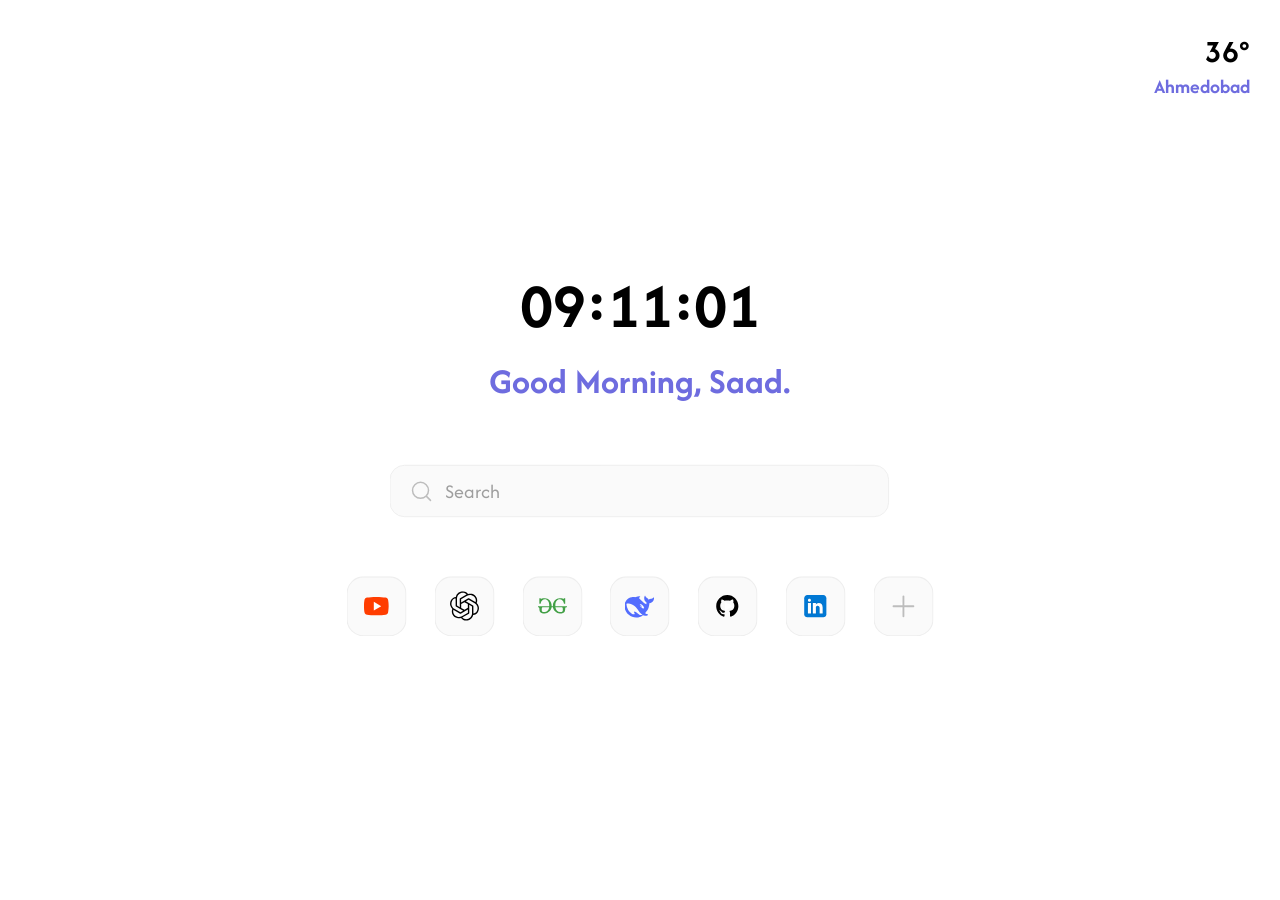
<file: Homework_4/MyHttpServer/static/index.html>
<!DOCTYPE html>
<html lang="ru">
<head>
    <meta charset="UTF-8">
    <title>Page</title>
    <link rel="preconnect" href="https://fonts.googleapis.com">
    <link rel="preconnect" href="https://fonts.gstatic.com" crossorigin>
    <link href="https://fonts.googleapis.com/css2?family=Afacad:wght@400;700&display=swap" rel="stylesheet">
    <style>
        * {
            margin: 0;
            padding: 0;
            box-sizing: border-box;
        }
        html,
        body {
            width: 100%;
            min-height: 100%;
        }
        .weather {
            font-family: "Afacad", sans-serif;
            font-weight: bold;
            position: absolute; /*тут значит этот элемент туда-то внутри того-то предмета*/
            top: 30px;
            right: 30px;

            display: flex; /*а тут как расположить элементы относительно друг друга*/
            flex-direction: column;
            align-items: flex-end;
        }
        .temperature {
            font-size: 32px;
        }
        .city {
            color: #6E6CDF;
            font-size: 20px;
        }

        .center {
            position: fixed;
            top: 50%;
            left: 50%;

            transform: translate(-50%, -50%); /* это нужно чтобы элемент располагался сам ровно по центру, а не его какой-то  край толтко*/

            display: flex;
            flex-direction: column;
            align-items: center;

            gap : 55.65px;

        }
        .upper_center {
            text-align: center;
            font-family: Afacad, sans-serif;
            font-weight: bold;
            display: flex;
            flex-direction: column;
            gap: 9px;
        }

        .time {
            font-size : 74px;
        }

        .greeting {
            font-size : 36px;
            color: #6E6CDF;
        }


        .lower_center {
            display: flex;
            gap : 55.65px;
            flex-direction: column;
            align-items: center;
        }
        .search {
            width: min(500px, 90vw);
            height: 60px;
            position: relative;
        }


        .search-background {
            width: 100%;
            height: 100%;
        }

        .search-icon {
            position: absolute;

            width: 24px;
            height: 24px;

            left: 20px;
            top: 50%;

            transform: translateY(-50%);
        }

        .search-text {
            position: absolute;

            left: 55px;
            top: 50%;

            transform: translateY(-50%);

            font-family: Afacad, sans-serif;
            font-size: 20px;
            color: #9E9E9E;
        }

        .icons {
            display: flex;
            gap: 27.83px;
            list-style: none;
            padding: 0;
        }

        .icon {
            width: 60px;
            height: 60px;

            position: relative;

            background: white;
            border-radius: 15px;
        }
        .icon img:first-child {
            width: 60px;
            height: 60px;
        }

        .icon img:last-child {
            position: absolute;

            width: 30px;
            height: 30px;

            top: 50%;
            left: 50%;

            transform: translate(-50%, -50%);
        }

        @media (max-width: 1400px) {
            .time {
                font-size: 64px;
            }
        }

        @media (max-width: 480px) {
            .weather {
                top: 20px;
                right: 20px;
            }
            .temperature {
                font-size: 24px;
            }
            .city {
                font-size: 16px;
            }

            .center {
                gap: 40px;
                top: 45%;
            }

            .upper_center {
                gap: 5px;
            }

            .time {
                font-size: 54px;
            }

            .greeting {
                font-size: 24px;
            }

            .search {
                width: 90vw;
                height: 50px;
            }

            .search-icon {
                width: 20px;
                height: 20px;
                left: 15px;
            }

            .search-text {
                left: 45px;
                font-size: 16px;
            }

            .lower_center {
                gap: 40px;
                width: 100%;
            }

            .icons {
                flex-wrap: wrap;
                justify-content: center;
                gap: 15px;
                padding: 0 10px;
            }

            .icon {
                width: 50px;
                height: 50px;
                border-radius: 12px;
            }

            .icon img:first-child {
                width: 50px;
                height: 50px;
            }

            .icon img:last-child {
                width: 24px;
                height: 24px;
            }
        }
    </style>
</head>

<body>
<div class="weather">
    <p class="temperature"> 36°</p>
    <p class = "city">Ahmedobad</p>
</div>
<div class="center">
    <div class = "upper_center">
        <h1 class = "time">09:11:01</h1>
        <p class = "greeting">Good Morning, Saad.</p>
    </div>
    <div class="lower_center">
        <div class="search">
            <img class="search-background" src = "img/searchbackground.svg" alt="search_background">
            <img class="search-icon" src = "img/search.svg" alt="Search">
            <p class="search-text">Search</p>
        </div>
        <ul class="icons">
            <li class="icon">
                <img class="youtube-background" src="img/empty.svg">
                <img class="youtube-icon" src="img/youtube.svg">
            </li>

            <li class = "icon">
                <img class="chatgpt-background" src="img/empty.svg">
                <img class="chatgpt-icon" src="img/chatgpt.svg">
            </li>

            <li class = "icon">
                <img class="geeksforgeeks-background" src="img/empty.svg">
                <img class="geeksforgeeks-icon" src="img/geeksforgeeks.svg">
            </li>

            <li class = "icon">
                <img class="deepseek-background" src="img/empty.svg">
                <img class="deepseek-icon" src="img/deepseek.svg">
            </li>

            <li class = "icon">
                <img class="github-background" src="img/empty.svg">
                <img class="github-icon" src="img/github.svg">
            </li>

            <li class = "icon">
                <img class="linkedIn-background" src="img/empty.svg">
                <img class="linkedIn-icon" src="img/linkedIn.svg">
            </li>

            <li class = "icon">
                <img class="plus-background" src="img/empty.svg">
                <img class="plus-sign" src="img/plus-sign.svg">
            </li>
        </ul>
    </div>
</div>

</body>
</html>
</file>
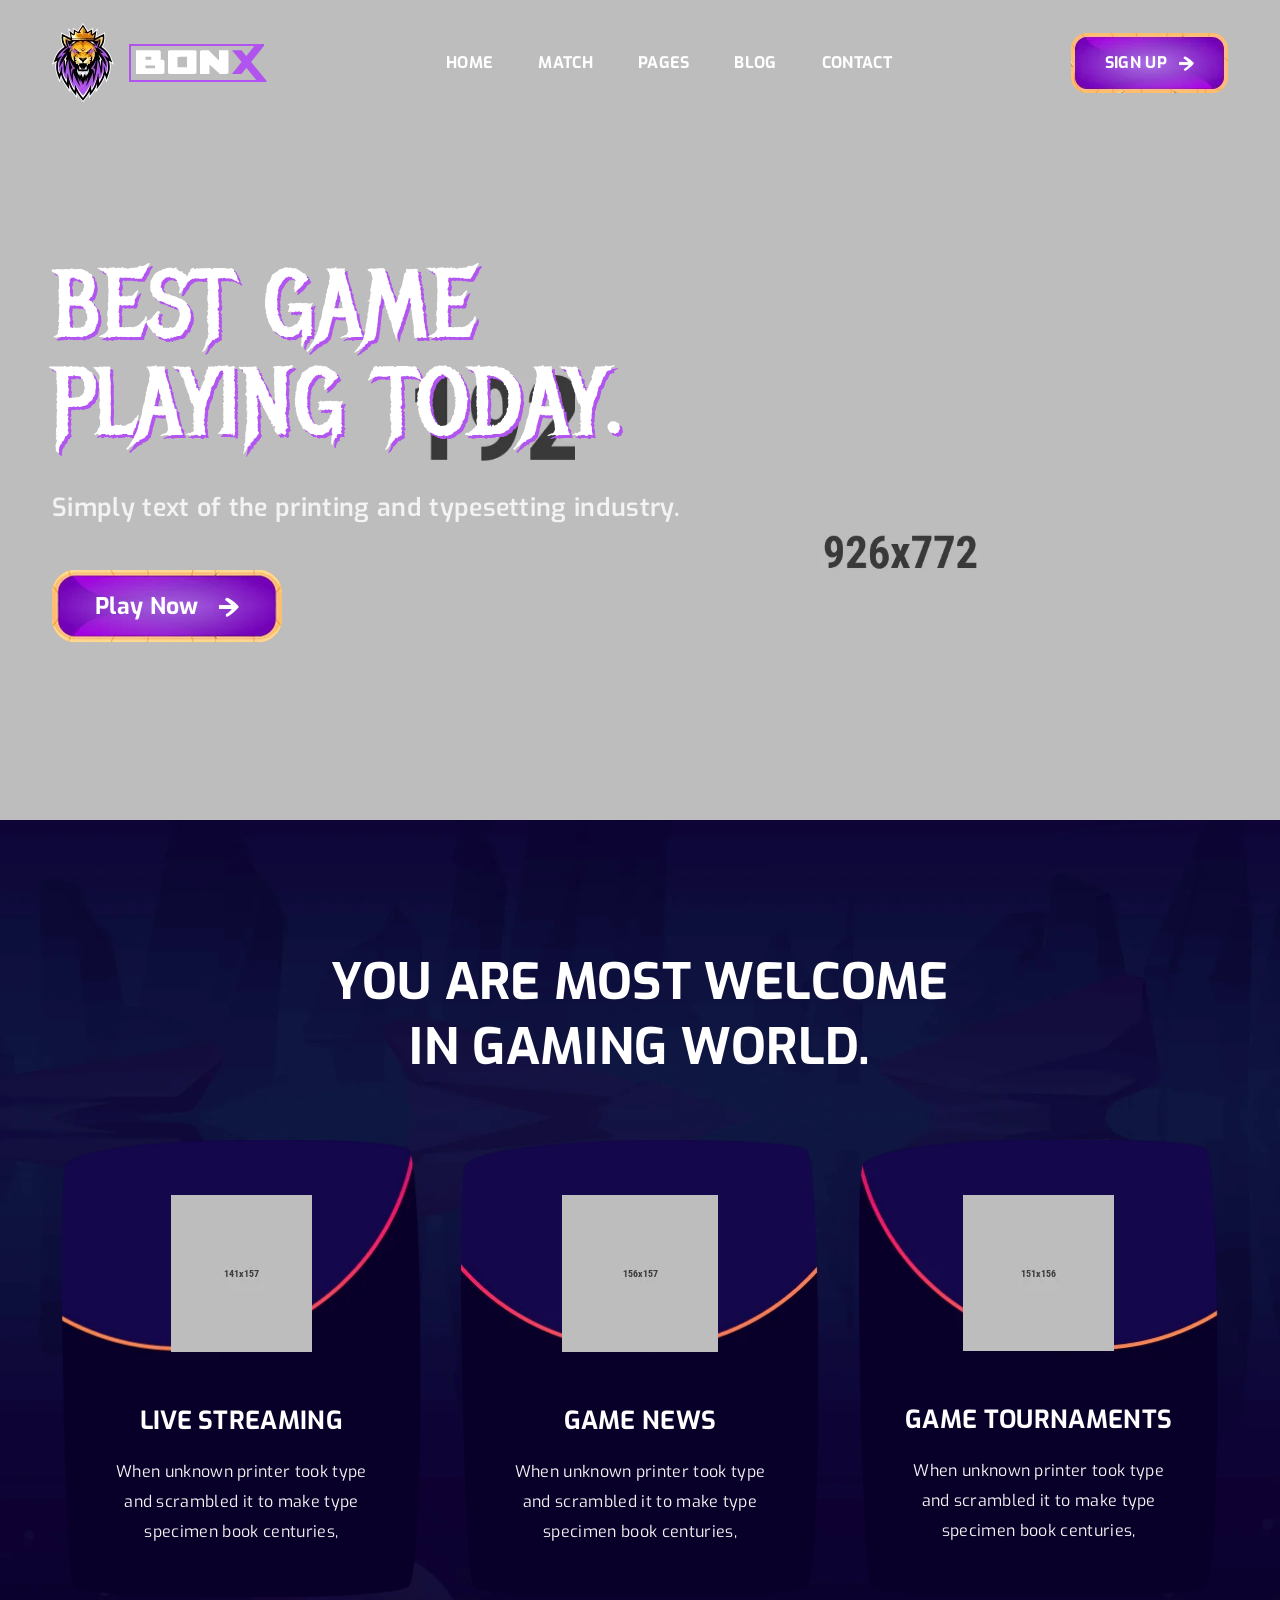
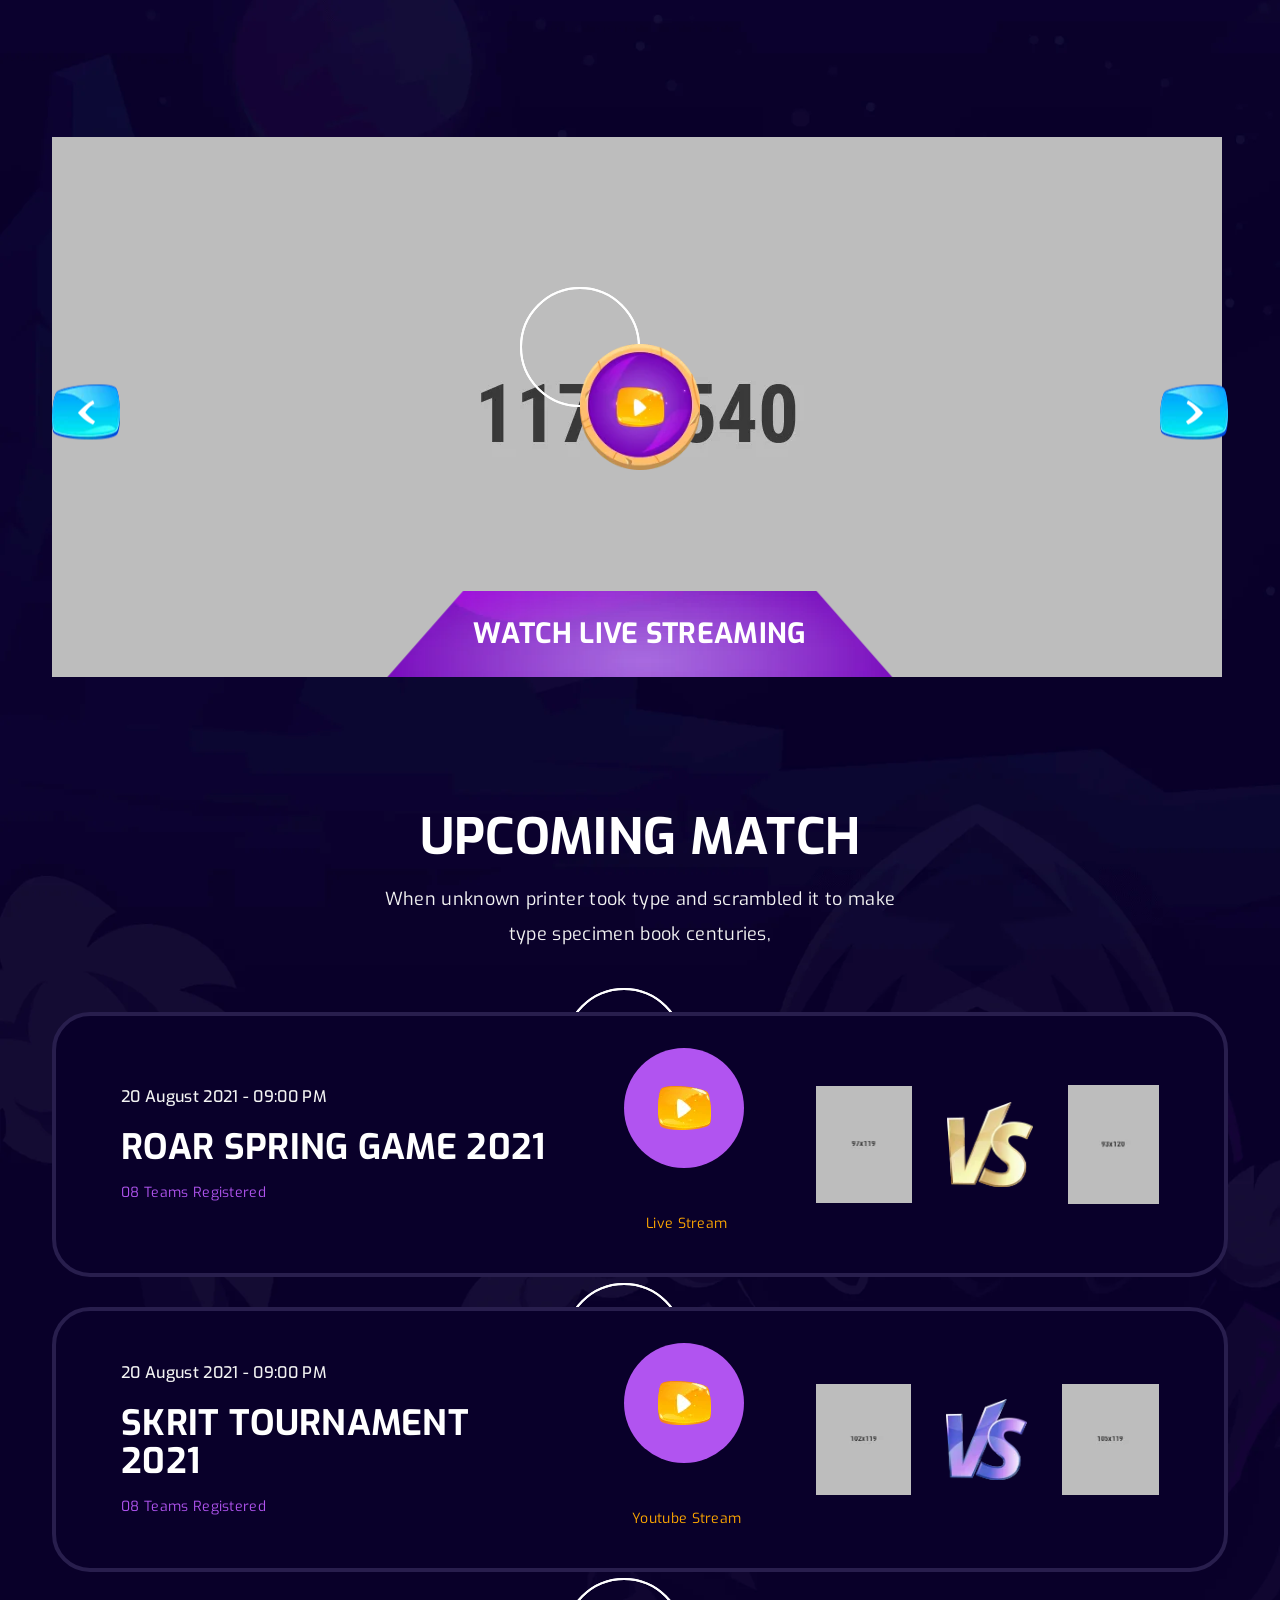
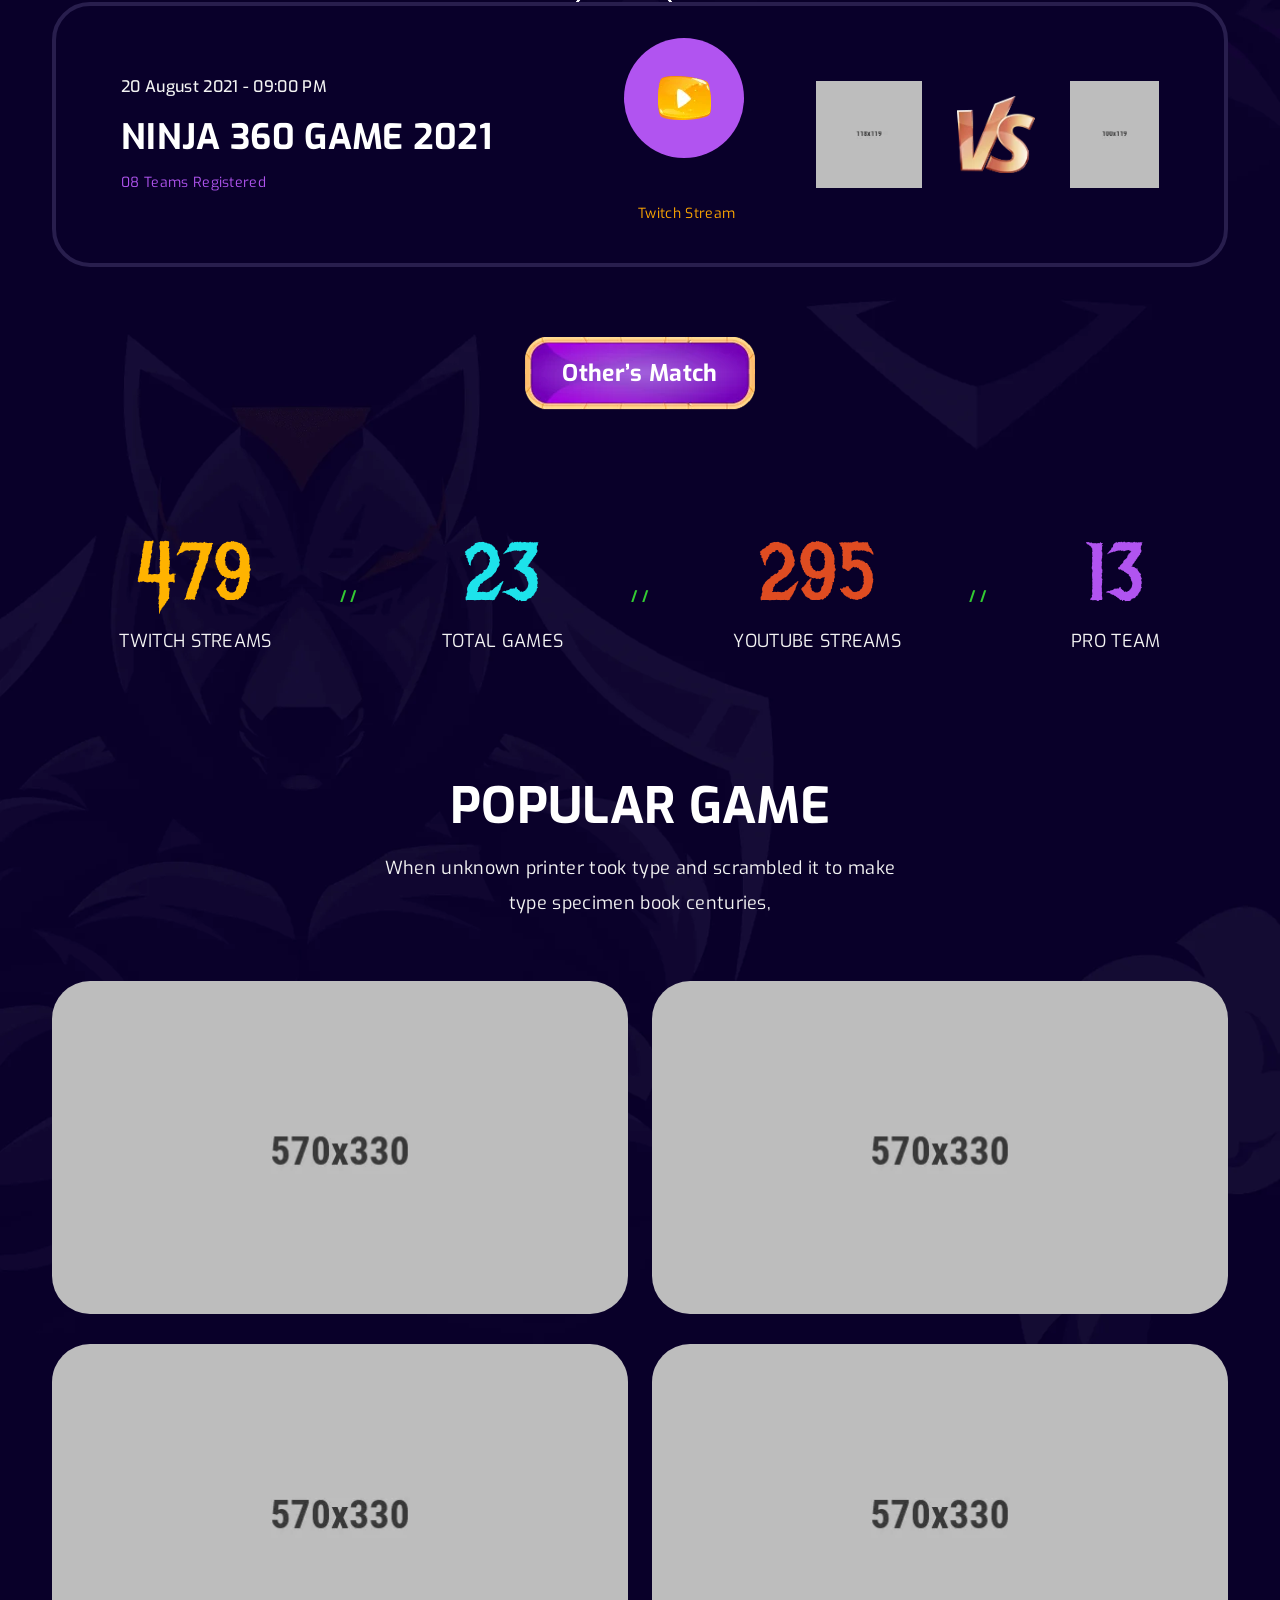
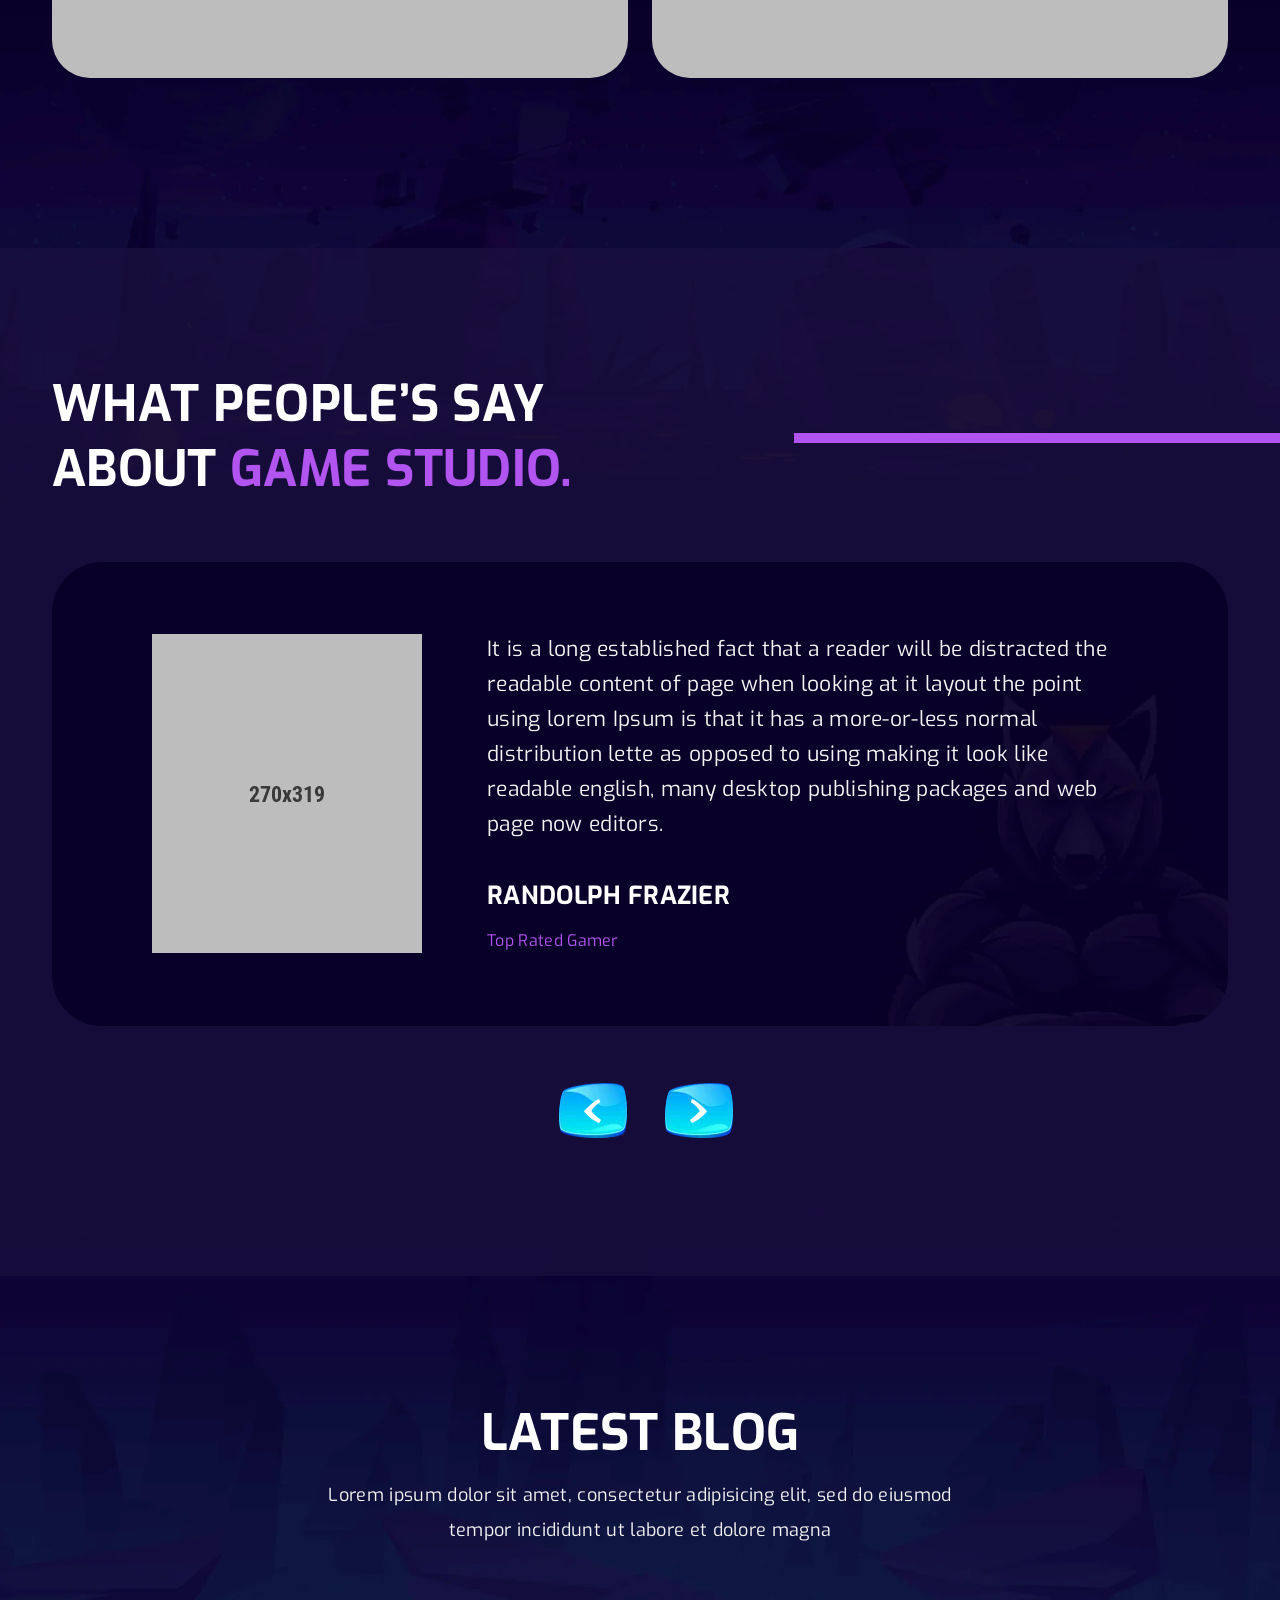
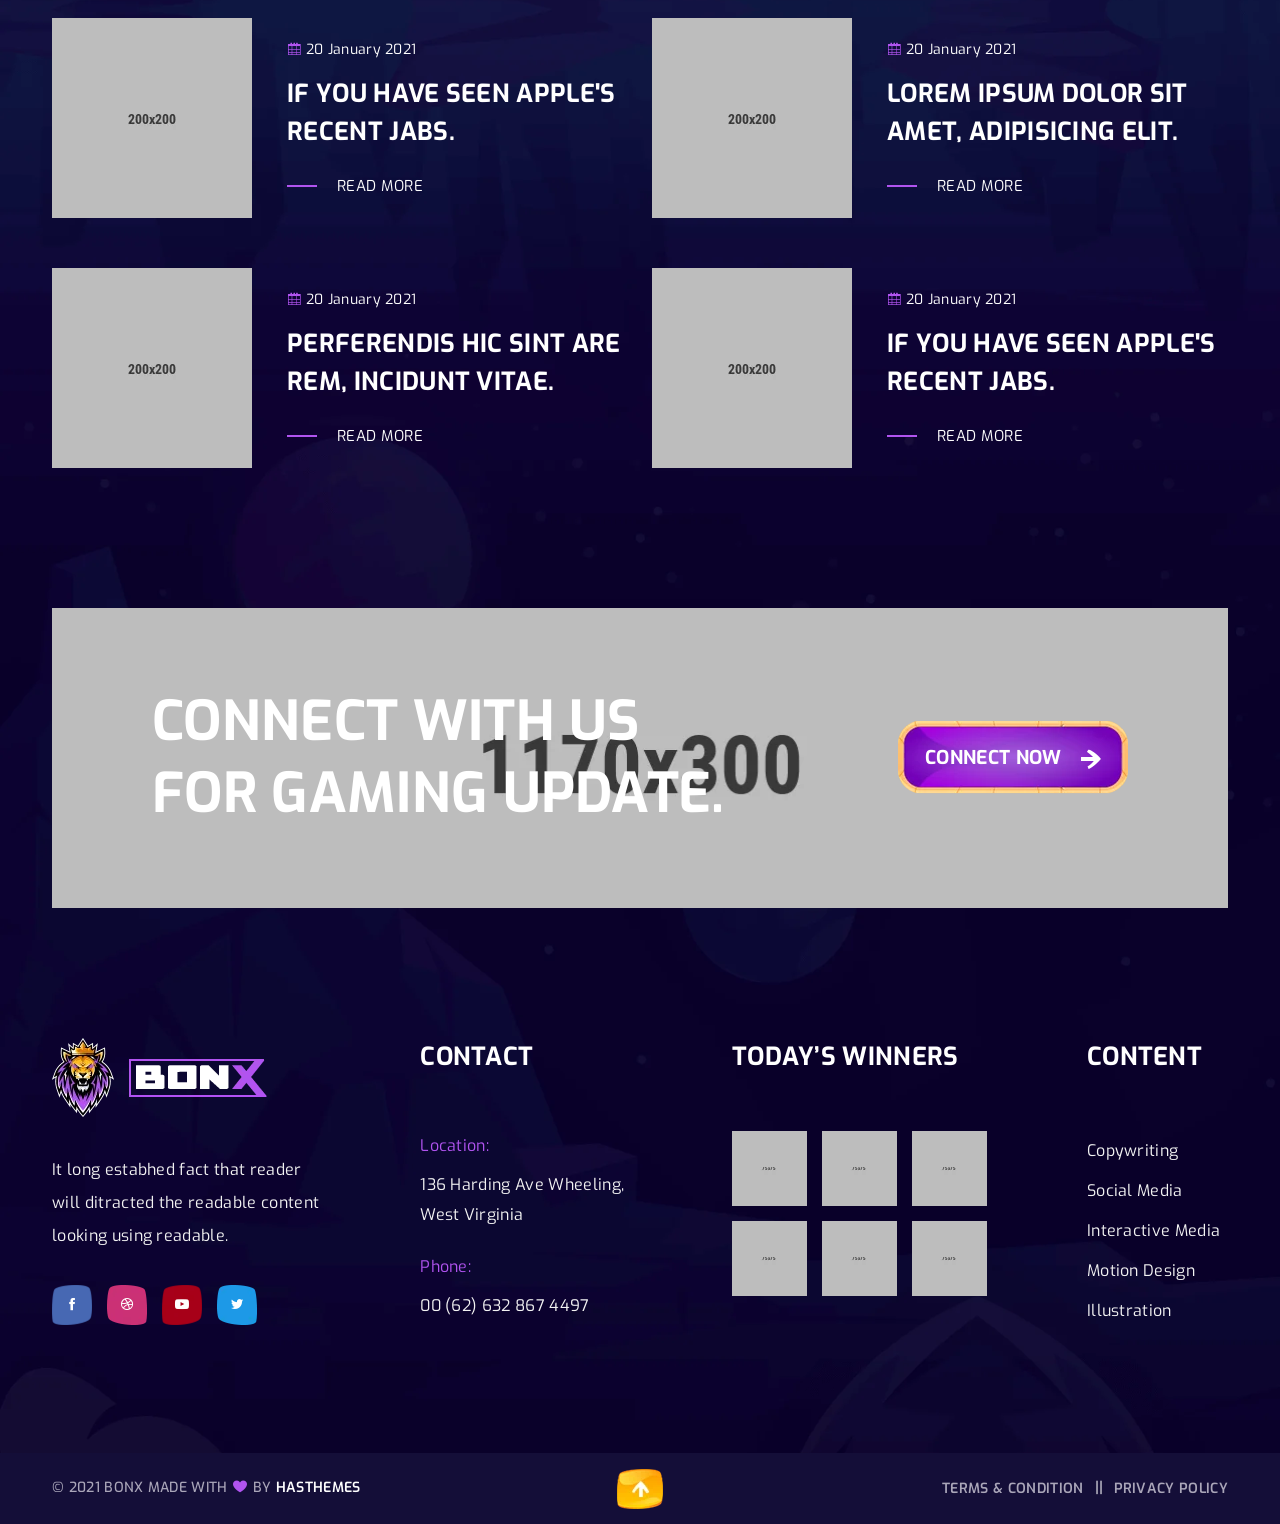
<file: Homework_3/MyHttpServer/static/bonx/bonx/index.html>
<!doctype html>
<html class="no-js" lang="en">

<head>
    <meta charset="utf-8">
    <meta http-equiv="x-ua-compatible" content="ie=edge">
    <title>Bonx - Gaming Website Template HTML Version</title>
    <meta name="description" content="240+ Best Bootstrap Templates are available on this website. Find your template for your project compatible with the most popular HTML library in the world."/>
    <meta name="viewport" content="width=device-width, initial-scale=1">
    
    <!-- Add site Favicon -->
    <link rel="shortcut icon" href="assets/img/favicon.ico" type="image/png">

    <!-- CSS 
    ========================= -->
    <link rel="preconnect" href="https://fonts.googleapis.com">
    <link rel="preconnect" href="https://fonts.gstatic.com" crossorigin>
    <link href="https://fonts.googleapis.com/css2?family=Exo:ital,wght@0,100;0,200;0,300;0,400;0,500;0,600;0,700;0,800;0,900;1,100;1,200;1,300;1,400;1,500;1,600;1,700;1,800;1,900&family=Metal+Mania&display=swap" rel="stylesheet">

    <link rel="stylesheet" href="assets/css/vendor/bootstrap.min.css">
    <link rel="stylesheet" href="assets/css/slick.css">
    <link rel="stylesheet" href="assets/css/icofont.min.css">
    <link rel="stylesheet" href="assets/css/animate.css">
    <link rel="stylesheet" href="assets/css/nice-select.css">
    <link rel="stylesheet" href="assets/css/magnific-popup.css">
    <!-- Main Style CSS -->
    <link rel="stylesheet" href="assets/css/style.css">
</head>

<body class="body__bg" data-bgimg="assets/img/bg/body-bg.webp">
   
  
     <!--offcanvas menu area start-->
     <div class="body_overlay">
                
    </div>
    <div class="offcanvas_menu">
        <div class="container">
            <div class="row">
                <div class="col-12">
                    <div class="offcanvas_menu_wrapper">
                        <div class="canvas_close">
                            <a href="javascript:void(0)"><i class="icofont-close"></i></a>  
                        </div>
                        <div id="menu" class="text-left ">
                            <ul class="offcanvas_main_menu">
                                <li class="menu-item-has-children active">
                                    <a href="index.html">Home</a>
                                </li>
                                <li class="menu-item-has-children"><a href="#">Match</a>
                                    <ul class="sub-menu">
                                        <li><a href="match.html">Match Page</a></li>
                                        <li><a href="match-details.html">Match Details</a></li>
                                    </ul>
                                </li>
                                <li class="menu-item-has-children"><a href="#">Pages</a>
                                    <ul class="sub-menu">
                                        <li><a href="about.html">About Us</a></li>
                                        <li><a href="all-game.html">All Game</a></li>
                                        <li><a href="game-details.html">Game Details</a></li>
                                        <li><a href="faq.html">Faq Page</a></li>
                                        <li><a href="players.html">Players</a></li>
                                        <li><a href="player-details.html">Player Details</a></li>
                                        <li><a href="404.html">Error 404</a></li>
                                    </ul>
                                </li>
                                <li class="menu-item-has-children">
                                    <a href="#">blog</a>
                                    <ul class="sub-menu">
                                        <li><a href="blog-left-sidebar.html">Blog Left Sidebar</a></li>
                                        <li><a href="blog-right-sidebar.html">Blog Right Sidebar</a></li>
                                        <li><a href="blog-without-sidebar.html">Blog Without Sidebar</a></li>
                                         <li><a href="blog-grid-left-sidebar.html">Blog Grid Left Sidebar</a></li>
                                            <li><a href="blog-grid-right-sidebar.html">Blog Grid Right Sidebar</a></li>
                                        <li><a href="blog-grid-without-sidebar.html">Blog Grid Without Sidebar</a></li>
                                        <li><a href="blog-details-left-sidebar.html">Blog Details Left Sidebar</a></li>
                                        <li><a href="blog-details-right-sidebar.html">Blog Details Right Sidebar</a></li>
                                        <li><a href="blog-details.html">Blog Details</a></li>
                                    </ul>
                                </li>
                                <li class="menu-item-has-children"><a href="contact.html">Contact Us</a></li>
                            </ul>
                        </div>
                    </div>
                </div>
            </div>
        </div>
    </div>
    <!--offcanvas menu area end-->

    <!--header area start-->
    <header class="header_section header_transparent sticky-header">
        <div class="container">
            <div class="row">
                <div class="col-12">
                    <div class="main_header d-flex justify-content-between align-items-center">
                        <div class="header_logo">
                            <a class="sticky_none" href="index.html"><img src="assets/img/logo/logo.webp" alt=""></a>
                        </div>
                        <!--main menu start-->
                        <div class="main_menu d-none d-lg-block"> 
                            <nav>  
                                <ul class="d-flex">
                                    <li><a href="index.html">Home</a></li> 
                                    <li><a href="match.html">Match</a>
                                        <ul class="sub_menu">
                                            <li><a href="match.html">Match Page</a></li>
                                            <li><a href="match-details.html">Match Details</a></li>
                                        </ul>
                                    </li>
                                    <li><a href="#">Pages</a>
                                        <ul class="sub_menu">
                                            <li><a href="about.html">About Us</a></li>
                                            <li><a href="all-game.html">All Game</a></li>
                                            <li><a href="game-details.html">Game Details</a></li>
                                            <li><a href="faq.html">Faq Page</a></li>
                                            <li><a href="players.html">Players</a></li>
                                            <li><a href="player-details.html">Player Details</a></li>
                                            <li><a href="404.html">Error 404</a></li>
                                        </ul>
                                    </li>
                                    <li><a href="blog-left-sidebar.html">blog</a>
                                        <ul class="sub_menu">
                                            <li><a href="blog-left-sidebar.html">Blog Left Sidebar</a></li>
                                            <li><a href="blog-right-sidebar.html">Blog Right Sidebar</a></li>
                                            <li><a href="blog-without-sidebar.html">Blog Without Sidebar</a></li>
                                             <li><a href="blog-grid-left-sidebar.html">Blog Grid Left Sidebar</a></li>
                                            <li><a href="blog-grid-right-sidebar.html">Blog Grid Right Sidebar</a></li>
                                            <li><a href="blog-grid-without-sidebar.html">Blog Grid Without Sidebar</a></li>
                                            <li><a href="blog-details-left-sidebar.html">Blog Details Left Sidebar</a></li>
                                            <li><a href="blog-details-right-sidebar.html">Blog Details Right Sidebar</a></li>
                                            <li><a href="blog-details.html">Blog Details</a></li>
                                        </ul>
                                    </li>
                                    <li><a href="contact.html">Contact</a></li>
                                </ul>  
                            </nav>
                        </div>
                        <!--main menu end-->
                        <div class="header_right_sidebar d-flex align-items-center">
                            <div class="sing_up_btn">
                                <a class="btn btn-link" href="#">SIGN UP <img src="assets/img/icon/arrrow-icon2.webp" alt=""> </a>
                            </div>
                            <div class="canvas_open">
                                <a href="javascript:void(0)"><i class="icofont-navigation-menu"></i></a>
                            </div>
                        </div>
                    </div>
                </div>
            </div>
        </div>
    </header>
    <!--header area end-->

    <!-- page wrapper start -->
    <div class="page_wrapper">

        <!--slide banner section start-->
        <section class="hero_banner_section d-flex align-items-center mb-130" data-bgimg="assets/img/bg/hero-bg1.webp">
            <div class="container">
                <div class="hero_banner_inner">
                    <div class="row align-items-center">
                        <div class="col-12">
                            <div class="hero_content">
                                <h1 class="wow fadeInUp" data-wow-delay="0.1s" data-wow-duration="1.1s">Best Game <br>
                                    Playing Today.</h1>
                                <p class="wow fadeInUp" data-wow-delay="0.2s" data-wow-duration="1.2s">Simply text of the printing and typesetting industry.</p>
                                <a class="btn btn-link wow fadeInUp" data-wow-delay="0.3s" data-wow-duration="1.3s" href="all-game.html">Play Now <img src="assets/img/icon/arrrow-icon.webp" alt=""> </a>
                            </div>
                        </div>
                    </div>
                </div>    
            </div>
            <div class="hero_position_img">
                <img src="assets/img/bg/hero-position-img.webp" alt="">
            </div>
        </section>
        <!--slider area end-->

        <!-- gaming  world section start -->
        <section class="gaming_world_section mb-140">
            <div class="container">
                <div class="section_title text-center wow fadeInUp mb-60" data-wow-delay="0.1s" data-wow-duration="1.1s">
                    <h2>yOU ARE MOST WELCOME <br>
                        IN GAMING WORLD.</h2>
                </div>
                <div class="gaming_world_inner">
                    <div class="row">
                        <div class="col-lg-4 col-md-4 col-sm-6">
                            <div class="single_gaming_world wow fadeInUp" data-bgimg="assets/img/others/gaming-world-bg1.webp" data-wow-delay="0.1s" data-wow-duration="1.1s">
                                <div class="gaming_world_thumb">
                                    <img src="assets/img/others/gaming-world1.webp" alt="">
                                </div>
                                <div class="gaming_world_text">
                                    <h3>Live Streaming</h3>
                                    <p>When unknown printer took
                                        type and scrambled it to make type
                                    specimen book centuries,</p>
                                </div>
                            </div>
                        </div>
                        <div class="col-lg-4 col-md-4 col-sm-6">
                            <div class="single_gaming_world wow fadeInUp" data-bgimg="assets/img/others/gaming-world-bg2.webp" data-wow-delay="0.2s" data-wow-duration="1.2s">
                                <div class="gaming_world_thumb">
                                    <img src="assets/img/others/gaming-world2.webp" alt="">
                                </div>
                                <div class="gaming_world_text">
                                    <h3>Game News</h3>
                                    <p>When unknown printer took
                                        type and scrambled it to make type
                                    specimen book centuries,</p>
                                </div>
                            </div>
                        </div>
                        <div class="col-lg-4 col-md-4 col-sm-6">
                            <div class="single_gaming_world wow fadeInUp" data-bgimg="assets/img/others/gaming-world-bg3.webp" data-wow-delay="0.3s" data-wow-duration="1.3s">
                                <div class="gaming_world_thumb">
                                    <img src="assets/img/others/gaming-world3.webp" alt="">
                                </div>
                                <div class="gaming_world_text">
                                    <h3>Game Tournaments</h3>
                                    <p>When unknown printer took
                                        type and scrambled it to make type
                                    specimen book centuries,</p>
                                </div>
                            </div>
                        </div>
                    </div>
                </div>
            </div>
        </section>
        <!-- gaming  world section end -->

        <!-- gaming video section start -->
        <section class="gaming_video_section mb-118 wow fadeInUp" data-wow-delay="0.1s" data-wow-duration="1.1s">
            <div class="container">
                <div class="row">
                    <div class="col-12">
                        <div class="gaming_video_inner slick_navigation slick__activation" data-slick='{
                            "slidesToShow": 1,
                            "slidesToScroll": 1,
                            "arrows": true,
                            "dots": false,
                            "autoplay": false,
                            "speed": 300,
                            "infinite": true ,  
                            "responsive":[ 
                            {"breakpoint":500, "settings": { "slidesToShow": 1 } }  
                            ]                                                     
                        }'>
                            <div class="gaming_video_thumb">
                                <img src="assets/img/bg/gaming-bg1.webp" alt="">
                                <div class="gaming_video_paly_icon">
                                    <a class="video_popup" href="https://www.youtube.com/watch?v=eS9Qm4AOOBY"><img src="assets/img/others/play-btn.webp" alt=""></a>
                                </div>
                                <div class="live_streaming_text">
                                    <h3>Watch Live Streaming</h3>
                                </div>
                            </div>
                            <div class="gaming_video_thumb">
                                <img src="assets/img/bg/gaming-bg1.webp" alt="">
                                <div class="gaming_video_paly_icon">
                                    <a class="video_popup" href="https://www.youtube.com/watch?v=eS9Qm4AOOBY"><img src="assets/img/others/play-btn.webp" alt=""></a>
                                </div>
                                <div class="live_streaming_text">
                                    <h3>Watch Live Streaming</h3>
                                </div>
                            </div>
                        </div>
                    </div>
                </div>
            </div>
        </section>
        <!-- gaming video section end -->

        <!-- upcoming gaming section start -->
        <section class="upcoming_gaming_section mb-125">
            <div class="container">
                <div class="section_title text-center wow fadeInUp mb-60" data-wow-delay="0.1s" data-wow-duration="1.1s">
                    <h2>Upcoming Match</h2>
                    <p>When unknown printer took type and scrambled it to make <br>
                        type specimen book centuries,</p>
                </div>
                <div class="upcoming_gaming_inner">
                    <div class="upcoming_gaming_list wow fadeInUp d-flex justify-content-between align-items-center mb-30" data-wow-delay="0.1s" data-wow-duration="1.1s">
                        <div class="upcoming_gaming_text">
                            <p>20 August 2021  -  09:00 PM</p>
                            <h3><a href="match-details.html">Roar Spring Game 2021</a></h3>
                            <span>08 Teams Registered</span>
                        </div>
                        <div class="upcoming_play_video text-center">
                            <a class="video_popup" href="https://www.youtube.com/watch?v=eS9Qm4AOOBY"><img src="assets/img/others/play-btn2.webp" alt=""></a> <br>
                            <span>Live Stream</span>
                        </div>
                        <div class="upcoming_gaming_thumb d-flex align-items-center">
                            <div class="single_upcoming_thumb">
                                <img src="assets/img/others/upcoming-game-thumb1.webp" alt="">
                            </div>
                            <div class="single_upcoming_thumb">
                                <img src="assets/img/others/game-vs1.webp" alt="">
                            </div>
                            <div class="single_upcoming_thumb">
                                <img src="assets/img/others/upcoming-game-thumb2.webp" alt="">
                            </div>
                        </div>
                    </div> 
                    <div class="upcoming_gaming_list wow fadeInUp d-flex justify-content-between align-items-center mb-30" data-wow-delay="0.2s" data-wow-duration="1.2s">
                        <div class="upcoming_gaming_text">
                            <p>20 August 2021  -  09:00 PM</p>
                            <h3><a href="match-details.html">Skrit tournament 2021</a></h3>
                            <span>08 Teams Registered</span>
                        </div>
                        <div class="upcoming_play_video text-center">
                            <a class="video_popup" href="https://www.youtube.com/watch?v=eS9Qm4AOOBY"><img src="assets/img/others/play-btn2.webp" alt=""></a> <br>
                            <span>Youtube Stream</span>
                        </div>
                        <div class="upcoming_gaming_thumb d-flex align-items-center">
                            <div class="single_upcoming_thumb">
                                <img src="assets/img/others/upcoming-game-thumb3.webp" alt="">
                            </div>
                            <div class="single_upcoming_thumb">
                                <img src="assets/img/others/game-vs2.webp" alt="">
                            </div>
                            <div class="single_upcoming_thumb">
                                <img src="assets/img/others/upcoming-game-thumb4.webp" alt="">
                            </div>
                        </div>
                    </div> 
                    <div class="upcoming_gaming_list wow fadeInUp d-flex justify-content-between align-items-center" data-wow-delay="0.3s" data-wow-duration="1.3s">
                        <div class="upcoming_gaming_text">
                            <p>20 August 2021  -  09:00 PM</p>
                            <h3><a href="match-details.html">Ninja 360 Game 2021</a></h3>
                            <span>08 Teams Registered</span>
                        </div>
                        <div class="upcoming_play_video text-center">
                            <a class="video_popup" href="https://www.youtube.com/watch?v=eS9Qm4AOOBY"><img src="assets/img/others/play-btn2.webp" alt=""></a> <br>
                            <span>Twitch Stream</span>
                        </div>
                        <div class="upcoming_gaming_thumb d-flex align-items-center">
                            <div class="single_upcoming_thumb">
                                <img src="assets/img/others/upcoming-game-thumb5.webp" alt="">
                            </div>
                            <div class="single_upcoming_thumb">
                                <img src="assets/img/others/game-vs3.webp" alt="">
                            </div>
                            <div class="single_upcoming_thumb">
                                <img src="assets/img/others/upcoming-game-thumb6.webp" alt="">
                            </div>
                        </div>
                    </div>
                </div>
                <div class="others_match_btn text-center">
                    <a class="btn btn-link" href="match.html">Other’s Match </a>
                </div>
            </div>
        </section>
        <!-- upcoming gaming section end -->

        <!-- counterup section start -->
        <section class="counterup_section mb-115 wow fadeInUp" data-wow-delay="0.1s" data-wow-duration="1.1s">
            <div class="container">
                <div class="row">
                    <div class="col-12">
                        <div class="counterup_inner d-flex justify-content-center">
                            <div class="single_counterup one">
                                <div class="counterup_text">
                                    <h2 class="counterup color1">8697</h2>
                                    <span>TWITCH STREAMS</span>
                                </div>
                            </div>
                            <div class="single_counterup two">
                                <div class="counterup_text">
                                    <h2 class="counterup color2">428</h2>
                                    <span>TOTAL GAMES</span>
                                </div>
                            </div>
                            <div class="single_counterup three">
                                <div class="counterup_text">
                                    <h2 class="counterup color3">5367</h2>
                                    <span>YOUTUBE STREAMS</span>
                                </div>
                            </div>
                            <div class="single_counterup four">
                                <div class="counterup_text">
                                    <h2 class="counterup color4">249</h2>
                                    <span>PRO TEAM</span>
                                </div>
                            </div>
                        </div>
                    </div>
                </div>
            </div>
        </section>
        <!-- counterup section end -->

        <!-- popular gaming  section start -->
        <section class="popular_gaming_section mb-140">
            <div class="container">
                <div class="section_title text-center wow fadeInUp mb-60" data-wow-delay="0.1s" data-wow-duration="1.1s">
                    <h2>Popular GAME</h2>
                    <p>When unknown printer took type and scrambled it to make <br>
                        type specimen book centuries,</p>
                </div>
                <div class="popular_gaming_inner wow fadeInUp" data-wow-delay="0.2s" data-wow-duration="1.2s">
                    <div class="row">
                        <div class="col-lg-6 col-md-6">
                            <div class="popular_gaming_thumb">
                            <a href="#"><img src="assets/img/others/popular-game-thumb1.webp" alt=""></a>
                            <div class="gaming_details_btn">
                                    <a class="btn btn-link" href="game-details.html">Game Details <img src="assets/img/icon/arrrow-icon.webp" alt=""> </a>
                            </div>
                            </div>
                        </div>
                        <div class="col-lg-6 col-md-6">
                            <div class="popular_gaming_thumb">
                            <a href="#"><img src="assets/img/others/popular-game-thumb2.webp" alt=""></a>
                            <div class="gaming_details_btn">
                                    <a class="btn btn-link" href="game-details.html">Game Details <img src="assets/img/icon/arrrow-icon.webp" alt=""> </a>
                                </div>
                            </div>
                        </div>
                        <div class="col-lg-6 col-md-6">
                            <div class="popular_gaming_thumb">
                            <a href="#"><img src="assets/img/others/popular-game-thumb3.webp" alt=""></a>
                                <div class="gaming_details_btn">
                                    <a class="btn btn-link" href="game-details.html">Game Details <img src="assets/img/icon/arrrow-icon.webp" alt=""> </a>
                                </div>
                            </div>
                        </div>
                        <div class="col-lg-6 col-md-6">
                            <div class="popular_gaming_thumb">
                            <a href="#"><img src="assets/img/others/popular-game-thumb4.webp" alt=""></a>
                                <div class="gaming_details_btn">
                                    <a class="btn btn-link" href="game-details.html">Game Details <img src="assets/img/icon/arrrow-icon.webp" alt=""> </a>
                                </div>
                            </div>
                        </div>
                    </div>
                </div>
            </div>
        </section>
        <!-- popular gaming section end -->

        <!-- testimonial section start -->
        <section class="testimonial_section wow fadeInUp" data-bgimg="assets/img/others/testimonial-bg-fullwidth.webp" data-wow-delay="0.1s" data-wow-duration="1.1s">
            <div class="container">
                <div class="row">
                    <div class="col-12">
                        <div class="section_title mb-60">
                            <h2>What people’s say <br>
                                ABOUT <span>game studio.</span></h2>
                        </div>
                        <div class="testimonial_inner slick__activation slick_navigation" data-slick='{
                            "slidesToShow": 1,
                            "slidesToScroll": 1,
                            "arrows": true,
                            "dots": false,
                            "autoplay": false,
                            "speed": 300,
                            "infinite": true ,  
                            "responsive":[  
                            {"breakpoint":576, "settings": { "slidesToShow": 1 } }  
                            ]                                                     
                        }' data-bgimg="assets/img/others/testimonial-bg.webp">
                            <div class="testimonial_list d-flex align-items-center">
                                <div class="testimonial_thumb">
                                    <img src="assets/img/others/testimonial-thumb.webp" alt="">
                                </div>
                                <div class="testimonial_content">
                                    <div class="testimonial_desc">
                                        <p>It is a long established fact that a reader will be distracted the
                                        readable content of page when looking at it layout the point using
                                        lorem Ipsum is that it has a more-or-less normal distribution lette
                                        as opposed to using making it look like readable english,
                                        many desktop publishing packages and web page now editors.</p>
                                    </div>
                                    <div class="testimonial_author">
                                        <h3>Randolph Frazier</h3>
                                        <span>Top Rated Gamer</span>
                                    </div>
                                </div>
                            </div>
                            <div class="testimonial_list d-flex align-items-center">
                                <div class="testimonial_thumb">
                                    <img src="assets/img/others/testimonial-thumb.webp" alt="">
                                </div>
                                <div class="testimonial_content">
                                    <div class="testimonial_desc">
                                        <p>Lorem ipsum dolor sit, amet consectetur adipisicing elit. Natus quos consectetur amet blanditiis, facilis esse illo unde saepe facere dolore porro asperiores ducimus, inventore voluptate doloribus odio fugit magnam voluptatum perferendis? Sit quisquam labore adipisci doloremque! Aperiam voluptate modi quasi are nobis.</p>
                                    </div>
                                    <div class="testimonial_author">
                                        <h3>Roar Spring</h3>
                                        <span>Top Rated Gamer</span>
                                    </div>
                                </div>
                            </div>
                        </div>
                    </div>
                </div>
            </div>
        </section>
        <!-- testimonial section end -->

        <!-- blog section start -->
        <section class="blog_section mb-90">
            <div class="container">
                <div class="section_title text-center wow fadeInUp mb-70" data-wow-delay="0.1s" data-wow-duration="1.1s">
                    <h2>Latest Blog</h2>
                    <p>Lorem ipsum dolor sit amet, consectetur adipisicing elit, sed do eiusmod <br> tempor incididunt ut labore et dolore magna</p>
                </div>
                <div class="row blog_inner">
                    <div class="col-lg-6">
                        <div class="single_blog d-flex align-items-center wow fadeInUp" data-wow-delay="0.1s" data-wow-duration="1.1s">
                            <div class="blog_thumb">
                                <a href="blog-details.html"><img src="assets/img/blog/blog1.webp" alt=""></a>
                            </div>
                            <div class="blog_content">
                                <div class="blog_date">
                                    <span><i class="icofont-calendar"></i>  20 January 2021</span>
                                </div>
                                <h3><a href="blog-details.html">if you have seen Apple's
                                    recent jabs.</a></h3>
                                <a href="blog-details.html">READ MORE</a>
                            </div>
                        </div>
                    </div>
                    <div class="col-lg-6">
                        <div class="single_blog d-flex align-items-center wow fadeInUp" data-wow-delay="0.1s" data-wow-duration="1.1s">
                            <div class="blog_thumb">
                                <a href="blog-details.html"><img src="assets/img/blog/blog2.webp" alt=""></a>
                            </div>
                            <div class="blog_content">
                                <div class="blog_date">
                                    <span><i class="icofont-calendar"></i>  20 January 2021</span>
                                </div>
                                <h3><a href="blog-details.html">Lorem ipsum dolor sit amet, adipisicing elit.</a></h3>
                                <a href="blog-details.html">READ MORE</a>
                            </div>
                        </div>
                    </div>
                    <div class="col-lg-6">
                        <div class="single_blog d-flex align-items-center wow fadeInUp" data-wow-delay="0.1s" data-wow-duration="1.1s">
                            <div class="blog_thumb">
                                <a href="blog-details.html"><img src="assets/img/blog/blog3.webp" alt=""></a>
                            </div>
                            <div class="blog_content">
                                <div class="blog_date">
                                    <span><i class="icofont-calendar"></i>  20 January 2021</span>
                                </div>
                                <h3><a href="blog-details.html"> Perferendis hic sint are rem, incidunt vitae.</a></h3>
                                <a href="blog-details.html">READ MORE</a>
                            </div>
                        </div>
                    </div>
                    <div class="col-lg-6">
                        <div class="single_blog d-flex align-items-center wow fadeInUp" data-wow-delay="0.1s" data-wow-duration="1.1s">
                            <div class="blog_thumb">
                                <a href="blog-details.html"><img src="assets/img/blog/blog4.webp" alt=""></a>
                            </div>
                            <div class="blog_content">
                                <div class="blog_date">
                                    <span><i class="icofont-calendar"></i>  20 January 2021</span>
                                </div>
                                <h3><a href="blog-details.html">if you have seen Apple's
                                    recent jabs.</a></h3>
                                <a href="blog-details.html">READ MORE</a>
                            </div>
                        </div>
                    </div>
                </div>
            </div>
        </section>
        <!-- blog section end -->

        <!-- gaming update section start -->
        <section class="gaming_update_section">
            <div class="container">
                <div class="row">
                    <div class="col-12">
                        <div class="gaming_update_inner d-flex justify-content-between align-items-center" data-bgimg="assets/img/bg/gaming-update.webp">
                            <div class="gaming_update_text">
                                <h2>Connect with us <br>
                                    for gamING update.</h2>
                            </div>
                            <div class="gaming_update_btn">
                                <a class="btn btn-link" href="contact.html">CONNECT NOW <img src="assets/img/icon/arrrow-icon.webp" alt=""> </a>
                            </div>
                        </div>
                    </div>
                </div>
            </div>
        </section>
        <!-- gaming update section end -->

    </div>
    <!-- page wrapper end -->

    <!--footer area start-->
    <footer class="footer_widgets">
        <div class="main_footer">
            <div class="container">
                <div class="row">
                    <div class="col-12">
                        <div class="main_footer_inner d-flex">
                            <div class="footer_widget_list">
                                <div class="footer_logo">
                                    <a href="#"><img src="assets/img/logo/logo.webp" alt=""></a>
                                </div>
                                <div class="footer_contact_desc">
                                    <p>It long estabhed fact that reader
                                        will ditracted the readable content
                                        looking using readable.</p>
                                </div>
                                <div class="footer_social">
                                    <ul class="d-flex">
                                        <li><a class="facebook" href="https://www.facebook.com"><i class="icofont-facebook"></i></a></li>
                                        <li><a class="dribbble" href="https://dribbble.com"><i class="icofont-dribbble"></i></a></li>
                                        <li><a class="youtube" href="https://www.youtube.com"><i class="icofont-youtube-play"></i></a></li>
                                        <li><a class="twitter" href="https://twitter.com"><i class="icofont-twitter"></i></a></li>
                                    </ul>
                                </div>
                            </div>
                            <div class="footer_widget_list contact">
                                <h3>Contact</h3>
                                <div class="footer_contact_info">
                                    <div class="footer_contact_info_list">
                                        <span>Location:</span>
                                        <p>136 Harding Ave
                                            Wheeling, West Virginia</p>
                                    </div>
                                    <div class="footer_contact_info_list">
                                        <span>Phone:</span>
                                        <p><a href="#">00 (62) 632 867 4497</a></p>
                                    </div>
                                </div>
                            </div>
                            <div class="footer_widget_list">
                                <h3>today’s winners</h3>
                                <div class="footer_winners_gallery">
                                    <div class="footer_winners_list d-flex">
                                        <div class="footer_winners_thumb">
                                            <a href="game-details.html"><img src="assets/img/others/winners1.webp" alt=""></a>
                                        </div>
                                        <div class="footer_winners_thumb">
                                            <a href="game-details.html"><img src="assets/img/others/winners2.webp" alt=""></a>
                                        </div>
                                        <div class="footer_winners_thumb">
                                            <a href="game-details.html"><img src="assets/img/others/winners3.webp" alt=""></a>
                                        </div>
                                    </div>
                                    <div class="footer_winners_list d-flex">
                                        <div class="footer_winners_thumb">
                                            <a href="game-details.html"><img src="assets/img/others/winners4.webp" alt=""></a>
                                        </div>
                                        <div class="footer_winners_thumb">
                                            <a href="game-details.html"><img src="assets/img/others/winners5.webp" alt=""></a>
                                        </div>
                                        <div class="footer_winners_thumb">
                                            <a href="game-details.html"><img src="assets/img/others/winners6.webp" alt=""></a>
                                        </div>
                                    </div>
                                </div>
                            </div>
                            <div class="footer_widget_list footer_list_menu">
                                <h3>Content</h3>
                                <div class="footer_menu">
                                    <ul>
                                        <li><a href="about.html"> Copywriting</a></li>
                                        <li><a href="about.html">Social Media</a></li>
                                        <li><a href="about.html">Interactive Media</a></li>
                                        <li><a href="about.html">Motion Design</a></li>
                                        <li><a href="about.html">Illustration</a></li>
                                    </ul>
                                </div>
                            </div>
                        </div>
                    </div> 
                </div>
            </div>
        </div>
        <div class="footer_bottom">
            <div class="container">
                <div class="row">
                    <div class="col-12">
                        <div class="footer_bottom_inner d-flex justify-content-between">
                            <div class="copyright_right">
                                <p> © 2021  BONX  Made with  <i class="icofont-heart"></i>  by <a href="https://hasthemes.com">HasThemes</a></p>
                            </div>
                            <div class="footer_bottom_link_menu">
                                <ul class="d-flex">
                                    <li><a href="about.html">Terms & Condition  </a></li>
                                    <li><a href="about.html">Privacy Policy  </a></li>
                                </ul>
                            </div>

                            <div class="scroll__top_icon">
                                <a id="scroll-top" href="#"><img src="assets/img/icon/scroll-top.webp" alt=""></a>
                            </div>
                        </div>
                    </div>
                </div>
            </div>
        </div>
    </footer>
    <!--footer area end-->

   
<!-- JS
============================================ -->
<!--modernizr min js here-->
<script src="assets/js/vendor/modernizr-3.7.1.min.js"></script>

<!-- Vendor JS -->
<script src="assets/js/vendor/jquery-3.6.0.min.js"></script>
<script src="assets/js/vendor/jquery-migrate-3.3.2.min.js"></script>
<script src="assets/js/vendor/popper.js"></script>
<script src="assets/js/vendor/bootstrap.min.js"></script>
<script src="assets/js/slick.min.js"></script>
<script src="assets/js/wow.min.js"></script>
<script src="assets/js/jquery.nice-select.js"></script>
<script src="assets/js/jquery.magnific-popup.min.js"></script>
<script src="assets/js/jquery.counterup.min.js"></script>
<script src="assets/js/jquery-waypoints.js"></script>

<!-- Main JS -->
<script src="assets/js/main.js"></script>


</body>

</html>
</file>
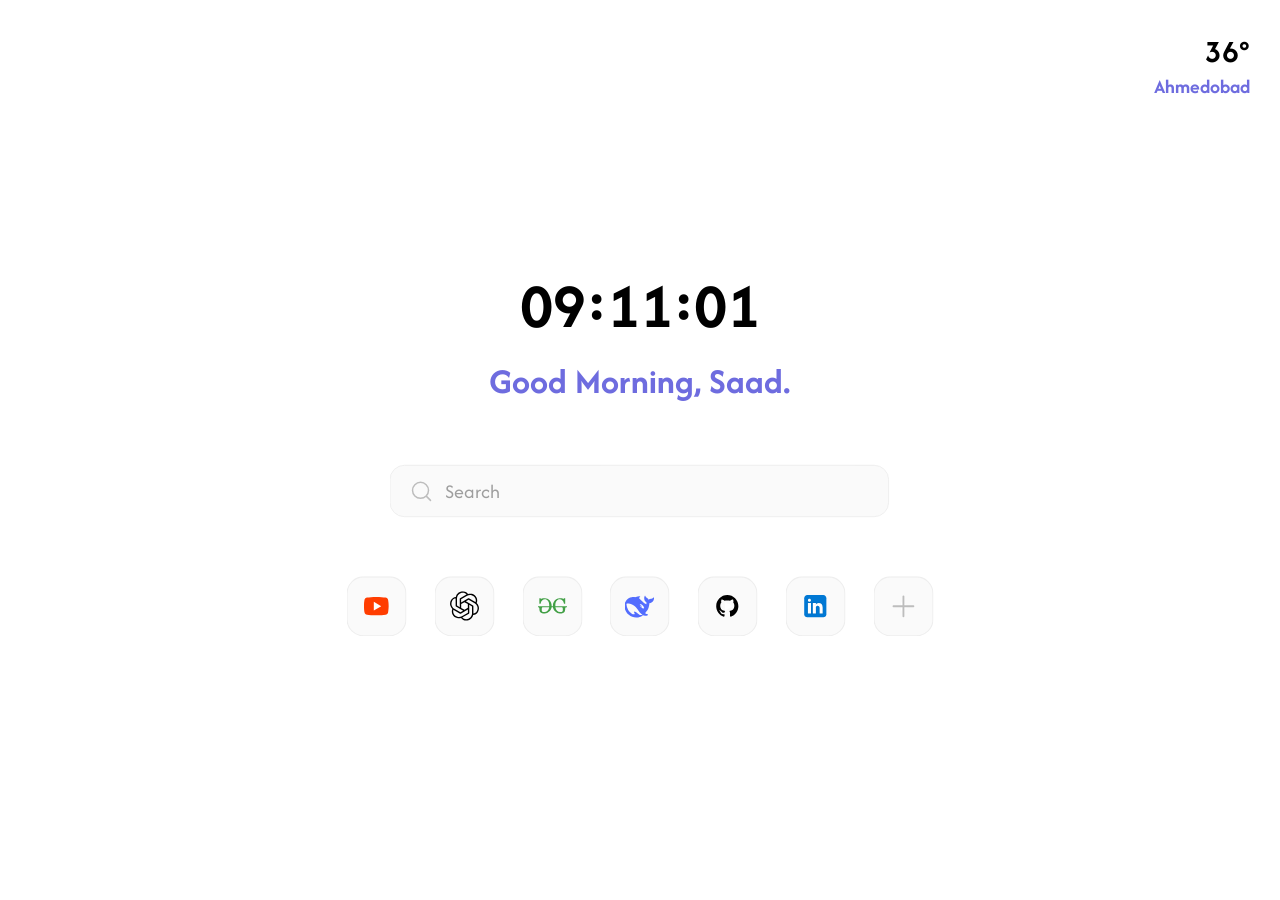
<file: MyHttpServer/search-engine.html>
﻿<!DOCTYPE html>
<html lang="ru">
<head>
    <meta charset="UTF-8">
    <title>Page</title>
    <link rel="preconnect" href="https://fonts.googleapis.com">
    <link rel="preconnect" href="https://fonts.gstatic.com" crossorigin>
    <link href="https://fonts.googleapis.com/css2?family=Afacad:wght@400;700&display=swap" rel="stylesheet">
    <style>
        * {
            margin: 0;
            padding: 0;
            box-sizing: border-box;
        }
        html,
        body {
            width: 100%;
            min-height: 100%;
        }
        .weather {
            font-family: "Afacad", sans-serif;
            font-weight: bold;
            position: absolute; /*тут значит этот элемент туда-то внутри того-то предмета*/
            top: 30px;
            right: 30px;

            display: flex; /*а тут как расположить элементы относительно друг друга*/
            flex-direction: column;
            align-items: flex-end;
        }
        .temperature {
            font-size: 32px;
        }
        .city {
            color: #6E6CDF;
            font-size: 20px;
        }

        .center {
            position: fixed;
            top: 50%;
            left: 50%;

            transform: translate(-50%, -50%); /* это нужно чтобы элемент располагался сам ровно по центру, а не его какой-то  край толтко*/

            display: flex;
            flex-direction: column;
            align-items: center;

            gap : 55.65px;

        }
        .upper_center {
            text-align: center;
            font-family: Afacad, sans-serif;
            font-weight: bold;
            display: flex;
            flex-direction: column;
            gap: 9px;
        }

        .time {
            font-size : 74px;
        }

        .greeting {
            font-size : 36px;
            color: #6E6CDF;
        }


        .lower_center {
            display: flex;
            gap : 55.65px;
            flex-direction: column;
            align-items: center;
        }
        .search {
            width: min(500px, 90vw);
            height: 60px;
            position: relative;
        }


        .search-background {
            width: 100%;
            height: 100%;
        }

        .search-icon {
            position: absolute;

            width: 24px;
            height: 24px;

            left: 20px;
            top: 50%;

            transform: translateY(-50%);
        }

        .search-text {
            position: absolute;

            left: 55px;
            top: 50%;

            transform: translateY(-50%);

            font-family: Afacad, sans-serif;
            font-size: 20px;
            color: #9E9E9E;
        }

        .icons {
            display: flex;
            gap: 27.83px;
            list-style: none;
            padding: 0;
        }

        .icon {
            width: 60px;
            height: 60px;

            position: relative;

            background: white;
            border-radius: 15px;
        }
        .icon img:first-child {
            width: 60px;
            height: 60px;
        }

        .icon img:last-child {
            position: absolute;

            width: 30px;
            height: 30px;

            top: 50%;
            left: 50%;

            transform: translate(-50%, -50%);
        }

        @media (max-width: 1400px) {
            .time {
                font-size: 64px;
            }
        }

        @media (max-width: 480px) {
            .weather {
                top: 20px;
                right: 20px;
            }
            .temperature {
                font-size: 24px;
            }
            .city {
                font-size: 16px;
            }

            .center {
                gap: 40px;
                top: 45%;
            }

            .upper_center {
                gap: 5px;
            }

            .time {
                font-size: 54px;
            }

            .greeting {
                font-size: 24px;
            }

            .search {
                width: 90vw;
                height: 50px;
            }

            .search-icon {
                width: 20px;
                height: 20px;
                left: 15px;
            }

            .search-text {
                left: 45px;
                font-size: 16px;
            }

            .lower_center {
                gap: 40px;
                width: 100%;
            }

            .icons {
                flex-wrap: wrap;
                justify-content: center;
                gap: 15px;
                padding: 0 10px;
            }

            .icon {
                width: 50px;
                height: 50px;
                border-radius: 12px;
            }

            .icon img:first-child {
                width: 50px;
                height: 50px;
            }

            .icon img:last-child {
                width: 24px;
                height: 24px;
            }
        }
    </style>
</head>

<body>
<div class="weather">
    <p class="temperature"> 36°</p>
    <p class = "city">Ahmedobad</p>
</div>
<div class="center">
    <div class = "upper_center">
        <h1 class = "time">09:11:01</h1>
        <p class = "greeting">Good Morning, Saad.</p>
    </div>
    <div class="lower_center">
        <div class="search">
            <img class="search-background" src = "img/searchbackground.svg" alt="search_background">
            <img class="search-icon" src = "img/search.svg" alt="Search">
            <p class="search-text">Search</p>
        </div>
        <ul class="icons">
            <li class="icon">
                <img class="youtube-background" src="img/empty.svg">
                <img class="youtube-icon" src="img/youtube.svg">
            </li>

            <li class = "icon">
                <img class="chatgpt-background" src="img/empty.svg">
                <img class="chatgpt-icon" src="img/chatgpt.svg">
            </li>

            <li class = "icon">
                <img class="geeksforgeeks-background" src="img/empty.svg">
                <img class="geeksforgeeks-icon" src="img/geeksforgeeks.svg">
            </li>

            <li class = "icon">
                <img class="deepseek-background" src="img/empty.svg">
                <img class="deepseek-icon" src="img/deepseek.svg">
            </li>

            <li class = "icon">
                <img class="github-background" src="img/empty.svg">
                <img class="github-icon" src="img/github.svg">
            </li>

            <li class = "icon">
                <img class="linkedIn-background" src="img/empty.svg">
                <img class="linkedIn-icon" src="img/linkedIn.svg">
            </li>

            <li class = "icon">
                <img class="plus-background" src="img/empty.svg">
                <img class="plus-sign" src="img/plus-sign.svg">
            </li>
        </ul>
    </div>
</div>

</body>
</html>
</file>
<file: Homework_3/MyHttpServer/static/bonx/bonx/assets/css/nice-select.css>
/*--
    - nice-select
-----------------------------------*/
.nice-select {-webkit-tap-highlight-color: transparent;background-color: #fff;border-radius: 5px;border: solid 1px #e8e8e8;-webkit-box-sizing: border-box;box-sizing: border-box;clear: both;cursor: pointer;display: block;float: left;font-family: inherit;font-size: 14px;font-weight: normal;height: 42px;line-height: 40px;outline: none;padding-left: 18px;padding-right: 30px;position: relative;text-align: left !important;-webkit-transition: all 0.2s ease-in-out;transition: all 0.2s ease-in-out;-webkit-user-select: none;-moz-user-select: none;-ms-user-select: none;user-select: none;white-space: nowrap;width: auto; }.nice-select:hover {border-color: #dbdbdb; }.nice-select:active, .nice-select.open, .nice-select:focus {border-color: #999; }.nice-select:after {border-bottom: 2px solid #999;border-right: 2px solid #999;content: '';display: block;height: 5px;margin-top: -4px;pointer-events: none;position: absolute;right: 12px;top: 50%;-webkit-transform-origin: 66% 66%;transform-origin: 66% 66%;-webkit-transform: rotate(45deg);transform: rotate(45deg);-webkit-transition: all 0.15s ease-in-out;transition: all 0.15s ease-in-out;width: 5px; }.nice-select.open:after {-webkit-transform: rotate(-135deg);transform: rotate(-135deg); }.nice-select.open .list {opacity: 1;pointer-events: auto;-webkit-transform: scale(1) translateY(0);transform: scale(1) translateY(0); }.nice-select.disabled {border-color: #ededed;color: #999;pointer-events: none; }.nice-select.disabled:after {border-color: #cccccc; }.nice-select.wide {width: 100%; }.nice-select.wide .list {left: 0 !important;right: 0 !important; }.nice-select.right {float: right; }.nice-select.right .list {left: auto;right: 0; }.nice-select.small {font-size: 12px;height: 36px;line-height: 34px; }.nice-select.small:after {height: 4px;width: 4px; }.nice-select.small .option {line-height: 34px;min-height: 34px; }.nice-select .list {background-color: #fff;border-radius: 5px;-webkit-box-shadow: 0 0 0 1px rgba(68, 68, 68, 0.11);box-shadow: 0 0 0 1px rgba(68, 68, 68, 0.11);-webkit-box-sizing: border-box;box-sizing: border-box;margin-top: 4px;opacity: 0;overflow: hidden;padding: 0;pointer-events: none;position: absolute;top: 100%;left: 0;-webkit-transform-origin: 50% 0;transform-origin: 50% 0;-webkit-transform: scale(0.75) translateY(-21px);transform: scale(0.75) translateY(-21px);-webkit-transition: all 0.2s cubic-bezier(0.5, 0, 0, 1.25), opacity 0.15s ease-out;transition: all 0.2s cubic-bezier(0.5, 0, 0, 1.25), opacity 0.15s ease-out;z-index: 9; }.nice-select .list:hover .option:not(:hover) {background-color: transparent !important; }.nice-select .option {cursor: pointer;font-weight: 400;line-height: 40px;list-style: none;min-height: 40px;outline: none;padding-left: 18px;padding-right: 29px;text-align: left;-webkit-transition: all 0.2s;transition: all 0.2s; }.nice-select .option:hover, .nice-select .option.focus, .nice-select .option.selected.focus {background-color: #f6f6f6; }.nice-select .option.selected {font-weight: bold; }.nice-select .option.disabled {background-color: transparent;color: #999;cursor: default; }.no-csspointerevents .nice-select .list {display: none; }.no-csspointerevents .nice-select.open .list {display: block; }
</file>
<file: Homework_3/MyHttpServer/static/bonx/bonx/assets/css/style.css>
@charset "UTF-8";
/*  
    CSS INDEX
    =========================================
    01. header css here
    02. slider area css here
    03. blog css here
    04. testimonial css here
    05. other css here
    06. footer css here
    07. services css here
    08. about css here
    09. contact page css here
*/
* {
  -webkit-box-sizing: border-box;
          box-sizing: border-box;
}

/*----------------------------------------*/
/*  01. Theme default CSS
/*----------------------------------------*/
/*-- Common Style --*/
*, *::after, *::before {
  -webkit-box-sizing: border-box;
          box-sizing: border-box;
}

html, body {
  height: 100%;
}

body {
  line-height: 30px;
  font-size: 16px;
  font-style: normal;
  font-weight: 400;
  visibility: visible;
  font-family: "Exo", sans-serif;
  color: #fff;
  letter-spacing: 0.02em;
}

h1, h2, h3, h4, h5, h6 {
  font-weight: 400;
  margin-top: 0;
  font-family: "Exo", sans-serif;
}

h1 {
  font-size: 120px;
  line-height: 120px;
  color: #ffffff;
  text-transform: uppercase;
}

h2 {
  font-size: 55px;
  line-height: 72px;
  font-weight: 700;
  color: #ffffff;
  text-transform: uppercase;
}

h3 {
  font-size: 25px;
  line-height: 38px;
  font-weight: 700;
  color: #ffffff;
  text-transform: uppercase;
}

h4 {
  font-size: 16px;
  line-height: 19px;
}

h5 {
  font-size: 14px;
  line-height: 18px;
}

h6 {
  font-size: 12px;
  line-height: 14px;
}

p {
  color: #f3f3f3;
}

p:last-child {
  margin-bottom: 0;
}

a, button {
  color: inherit;
  line-height: inherit;
  text-decoration: none;
  cursor: pointer;
}

a, button, img, input, span {
  -webkit-transition: all 0.3s ease 0s;
  transition: all 0.3s ease 0s;
  display: inline-block;
}

.btn:focus {
  -webkit-box-shadow: none;
          box-shadow: none;
}

*:focus {
  outline: none !important;
}

a:focus {
  color: inherit;
  outline: none;
  text-decoration: none;
}

a:hover {
  text-decoration: none;
}

button, input[type=submit] {
  cursor: pointer;
}

img {
  max-width: 100%;
  height: auto;
}

ul {
  list-style: outside none none;
  margin: 0;
  padding: 0;
}

figure {
  padding: 0;
  margin: 0;
}

@-webkit-keyframes animateUpDown {
  0% {
    -webkit-transform: translateY(0px);
            transform: translateY(0px);
  }
  50% {
    -webkit-transform: translateY(-30px);
            transform: translateY(-30px);
  }
  100% {
    -webkit-transform: translateY(0px);
            transform: translateY(0px);
  }
}

@keyframes animateUpDown {
  0% {
    -webkit-transform: translateY(0px);
            transform: translateY(0px);
  }
  50% {
    -webkit-transform: translateY(-30px);
            transform: translateY(-30px);
  }
  100% {
    -webkit-transform: translateY(0px);
            transform: translateY(0px);
  }
}
.banner_keyframes_animation {
  -webkit-animation-duration: 3s;
          animation-duration: 3s;
  -webkit-animation-timing-function: cubic-bezier(0.54, 0.085, 0.5, 0.92);
          animation-timing-function: cubic-bezier(0.54, 0.085, 0.5, 0.92);
  -webkit-animation-name: animateUpDown;
          animation-name: animateUpDown;
  -webkit-animation-iteration-count: infinite;
          animation-iteration-count: infinite;
  -webkit-transition: all 0.4s cubic-bezier(0.645, 0.045, 0.355, 1);
  transition: all 0.4s cubic-bezier(0.645, 0.045, 0.355, 1);
}

/*-- 
    - Common Classes
-----------------------------------------*/
.fix {
  overflow: hidden;
}

.hidden {
  display: none;
}

.clear {
  clear: both;
}

.container {
  max-width: 1200px;
}

@media only screen and (max-width: 767px) {
  .container {
    max-width: 576px;
  }
}
@media only screen and (max-width: 479px) {
  .container {
    width: 100%;
  }
}
.capitalize {
  text-transform: capitalize;
}

.uppercase {
  text-transform: uppercase;
}

.no-gutters > .col, .no-gutters > [class*=col-] {
  padding-right: 0;
  padding-left: 0;
  margin: 0;
}

.tab-content > .tab-pane.active {
  display: block;
  height: auto;
  opacity: 1;
  overflow: visible;
}

.tab-content > .tab-pane {
  display: block;
  height: 0;
  opacity: 0;
  overflow: hidden;
}

.padding-l-r-92 {
  padding-left: 92px;
  padding-right: 92px;
}
@media only screen and (min-width: 1200px) and (max-width: 1600px) {
  .padding-l-r-92 {
    padding-left: 80px;
    padding-right: 80px;
  }
}
@media only screen and (min-width: 992px) and (max-width: 1199px) {
  .padding-l-r-92 {
    padding-left: 15px;
    padding-right: 15px;
  }
}
@media only screen and (min-width: 768px) and (max-width: 991px) {
  .padding-l-r-92 {
    padding-left: 0;
    padding-right: 0;
  }
}
@media only screen and (max-width: 767px) {
  .padding-l-r-92 {
    padding-left: 0;
    padding-right: 0;
  }
}

.body__bg {
  background-size: cover;
  background-color: #140e38;
}

.btn.btn-link {
  font-size: 23px;
  line-height: 73px;
  height: 73px;
  width: 230px;
  padding: 0 15px;
  background: url(../img/others/btn-bg.webp);
  background-repeat: no-repeat;
  background-attachment: scroll;
  background-position: center center;
  background-size: cover;
  position: relative;
  z-index: 9;
  color: #ffffff;
  border: 0;
  font-weight: 700;
  text-decoration: none;
}
@media only screen and (min-width: 768px) and (max-width: 991px) {
  .btn.btn-link {
    font-size: 20px;
  }
}
@media only screen and (max-width: 767px) {
  .btn.btn-link {
    font-size: 18px;
  }
}
.btn.btn-link img {
  margin-left: 14px;
}
@media only screen and (max-width: 767px) {
  .btn.btn-link img {
    width: 17px;
  }
}
.btn.btn-link:hover {
  opacity: 0.8;
}
.btn.btn-link:hover img {
  margin-left: 20px;
}

@-webkit-keyframes waveAnimate {
  0% {
    -webkit-transform: scale(0.8);
            transform: scale(0.8);
    opacity: 1;
  }
  100% {
    -webkit-transform: scale(1.2);
            transform: scale(1.2);
    opacity: 0.001;
  }
}

@keyframes waveAnimate {
  0% {
    -webkit-transform: scale(0.8);
            transform: scale(0.8);
    opacity: 1;
  }
  100% {
    -webkit-transform: scale(1.2);
            transform: scale(1.2);
    opacity: 0.001;
  }
}
.video_popup {
  width: 120px;
  height: 120px;
  border-radius: 50%;
  background: #b154f0;
  display: -webkit-box;
  display: -ms-flexbox;
  display: flex;
  -webkit-box-align: center;
      -ms-flex-align: center;
          align-items: center;
  -webkit-box-pack: center;
      -ms-flex-pack: center;
          justify-content: center;
  color: #fff !important;
  position: relative;
}
@media only screen and (min-width: 768px) and (max-width: 991px) {
  .video_popup {
    width: 100px;
    height: 100px;
  }
}
@media only screen and (max-width: 767px) {
  .video_popup {
    width: 80px;
    height: 80px;
  }
}
.video_popup::before, .video_popup::after {
  position: absolute;
  content: "";
  top: 0;
  left: 0;
  width: 100%;
  height: 100%;
  border-radius: 50%;
  -webkit-transform: translate(-50%, -50%);
          transform: translate(-50%, -50%);
  border: 2px solid #fff;
  -webkit-animation-name: waveAnimate;
          animation-name: waveAnimate;
  -webkit-animation-duration: 4s;
          animation-duration: 4s;
  -webkit-animation-iteration-count: infinite;
          animation-iteration-count: infinite;
  z-index: -1;
}
.video_popup::before {
  -webkit-animation-delay: 0s;
          animation-delay: 0s;
}
.video_popup::after {
  -webkit-animation-delay: 0.5s;
          animation-delay: 0.5s;
}

@media only screen and (min-width: 768px) and (max-width: 991px) {
  .section_title.mb-60 {
    margin-bottom: 30px;
  }
}
@media only screen and (max-width: 767px) {
  .section_title.mb-60 {
    margin-bottom: 30px;
  }
}
@media only screen and (min-width: 768px) and (max-width: 991px) {
  .section_title.mb-70 {
    margin-bottom: 40px;
  }
}
@media only screen and (max-width: 767px) {
  .section_title.mb-70 {
    margin-bottom: 35px;
  }
}
.section_title h2 {
  margin-bottom: 0;
}
@media only screen and (min-width: 1200px) and (max-width: 1600px) {
  .section_title h2 {
    font-size: 50px;
    line-height: 65px;
  }
}
@media only screen and (min-width: 992px) and (max-width: 1199px) {
  .section_title h2 {
    font-size: 40px;
    line-height: 54px;
  }
}
@media only screen and (min-width: 768px) and (max-width: 991px) {
  .section_title h2 {
    font-size: 35px;
    line-height: 45px;
  }
}
@media only screen and (max-width: 767px) {
  .section_title h2 {
    font-size: 28px;
    line-height: 38px;
  }
}
@media only screen and (max-width: 575px) {
  .section_title h2 {
    font-size: 23px;
    line-height: 32px;
  }
}
.section_title h2 span {
  color: #b154f0;
}
.section_title p {
  font-size: 18px;
  line-height: 35px;
  margin-top: 12px;
}
@media only screen and (min-width: 992px) and (max-width: 1199px) {
  .section_title p {
    font-size: 17px;
    line-height: 32px;
    margin-top: 10px;
  }
}
@media only screen and (min-width: 768px) and (max-width: 991px) {
  .section_title p {
    font-size: 16px;
    line-height: 30px;
    margin-top: 10px;
  }
}
@media only screen and (max-width: 767px) {
  .section_title p {
    font-size: 15px;
    line-height: 28px;
    margin-top: 10px;
  }
}
@media only screen and (max-width: 575px) {
  .section_title p {
    font-size: 14px;
    line-height: 25px;
  }
}

.slick_navigation > button {
  position: absolute;
  width: 68px;
  height: 55px;
  line-height: 52px;
  text-align: center;
  border: 0;
  background: url(../img/icon/navigation-bg1.webp);
  z-index: 9;
  top: 50%;
  -webkit-transform: translatey(-50%);
          transform: translatey(-50%);
  left: 0;
}
@media only screen and (max-width: 575px) {
  .slick_navigation > button {
    width: 53px;
    height: 43px;
    line-height: 42px;
    background-size: cover;
  }
}
.slick_navigation > button:hover {
  background: url(../img/icon/navigation-bg2.webp);
}
@media only screen and (max-width: 575px) {
  .slick_navigation > button:hover {
    background-size: cover;
  }
}
.slick_navigation > button.next_arrow {
  left: auto;
  right: 0;
}

/*--
  -  Fonts color
------------------------------*/
.text-black {
  color: #000000;
}

/*-- 
    - Background color
-----------------------------------------*/
.bg-white {
  background-color: #ffffff;
}

.bg-grey {
  background-color: #f8f8f8;
}

.bluewood-bg {
  background: #354b65;
}

/*-- 
    - Input Placeholder
-----------------------------------------*/
input:-moz-placeholder, textarea:-moz-placeholder {
  opacity: 1;
  -ms-filter: "progid:DXImageTransform.Microsoft.Alpha(Opacity=100)";
}

input::-webkit-input-placeholder, textarea::-webkit-input-placeholder {
  opacity: 1;
  -ms-filter: "progid:DXImageTransform.Microsoft.Alpha(Opacity=100)";
}

input::-moz-placeholder, textarea::-moz-placeholder {
  opacity: 1;
  -ms-filter: "progid:DXImageTransform.Microsoft.Alpha(Opacity=100)";
}

input:-ms-input-placeholder, textarea:-ms-input-placeholder {
  opacity: 1;
  -ms-filter: "progid:DXImageTransform.Microsoft.Alpha(Opacity=100)";
}

/*margin css here*/
.mb-222 {
  margin-bottom: 222px;
}

.mb-150 {
  margin-bottom: 150px;
}

.mb-144 {
  margin-bottom: 144px;
}

.mb-142 {
  margin-bottom: 142px;
}

.mb-140 {
  margin-bottom: 140px;
}

.mb-135 {
  margin-bottom: 135px;
}

.mb-130 {
  margin-bottom: 130px;
}

.mb-125 {
  margin-bottom: 125px;
}

.mb-126 {
  margin-bottom: 126px;
}

.mb-118 {
  margin-bottom: 118px;
}

.mb-115 {
  margin-bottom: 115px;
}

.mb-110 {
  margin-bottom: 110px;
}

.mb-105 {
  margin-bottom: 105px;
}

.mb-100 {
  margin-bottom: 100px;
}

.mb-96 {
  margin-bottom: 96px;
}

.mb-90 {
  margin-bottom: 90px;
}

.mb-86 {
  margin-bottom: 86px;
}

.mb-80 {
  margin-bottom: 80px;
}

.mb-77 {
  margin-bottom: 77px;
}

.mb-72 {
  margin-bottom: 72px;
}

.mb-70 {
  margin-bottom: 70px;
}

.mb-66 {
  margin-bottom: 66px;
}

.mb-60 {
  margin-bottom: 60px;
}

.mb-55 {
  margin-bottom: 55px;
}

.mb-50 {
  margin-bottom: 50px;
}

.mb-45 {
  margin-bottom: 45px;
}

.mb-30 {
  margin-bottom: 30px;
}

.mb-35 {
  margin-bottom: 35px;
}

.mr-30 {
  margin-right: 30px;
}

.mb-25 {
  margin-bottom: 25px;
}

/*Margin Negative*/
.mb-n50 {
  margin-bottom: -50px;
}

/*padding css here*/
.pb-100 {
  padding-bottom: 100px;
}

/* 01. header css here */
.body_overlay {
  width: 100%;
  height: 100%;
  position: fixed;
  z-index: 999;
  opacity: 0;
  visibility: hidden;
  cursor: progress;
  background-color: rgba(0, 0, 0, 0.6);
  top: 0;
}
.body_overlay.active {
  opacity: 0.3;
  visibility: visible;
}

.offcanvas_menu {
  display: none;
}
@media only screen and (min-width: 768px) and (max-width: 991px) {
  .offcanvas_menu {
    display: block;
  }
}
@media only screen and (max-width: 767px) {
  .offcanvas_menu {
    display: block;
  }
}

.offcanvas_menu_wrapper {
  width: 290px;
  position: fixed;
  background: #fff;
  z-index: 999;
  top: 0;
  height: 100vh;
  -webkit-transition: 0.5s;
  transition: 0.5s;
  left: 0;
  margin-left: -300px;
  padding: 65px 15px 30px;
  overflow-y: auto;
}
.offcanvas_menu_wrapper.active {
  margin-left: 0;
}
.offcanvas_menu_wrapper .slinky-theme-default {
  background: inherit;
  min-height: 300px;
  overflow-y: auto;
}

.offcanvas_main_menu > li.menu-item-has-children.menu-open > span.menu-expand {
  -webkit-transform: rotate(180deg);
          transform: rotate(180deg);
}
.offcanvas_main_menu > li ul li.menu-item-has-children.menu-open span.menu-expand {
  -webkit-transform: rotate(180deg);
          transform: rotate(180deg);
}

.offcanvas_main_menu li {
  position: relative;
}
.offcanvas_main_menu li:last-child {
  margin: 0;
}
.offcanvas_main_menu li span.menu-expand {
  position: absolute;
  right: 0;
  cursor: pointer;
  color: #000000;
}
.offcanvas_main_menu li span.menu-expand:hover {
  color: #b154f0;
}
.offcanvas_main_menu li a {
  font-size: 15px;
  font-weight: 600;
  text-transform: capitalize;
  display: block;
  padding-bottom: 12px;
  margin-bottom: 12px;
  border-bottom: 1px solid #ededed;
  color: #000000;
}
.offcanvas_main_menu li a:hover {
  color: #b154f0;
}
.offcanvas_main_menu li ul.sub-menu {
  padding-left: 20px;
}

.canvas_close {
  position: absolute;
  top: 15px;
  right: 25px;
}
.canvas_close a {
  font-size: 30px;
  -webkit-transition: 0.7s;
  transition: 0.7s;
  display: inline-block;
  -webkit-transform: scale(1) rotate(0deg);
          transform: scale(1) rotate(0deg);
  color: #000000;
}
.canvas_close a:hover {
  color: #ffb83c;
  -webkit-transform: scale(1.3) rotate(180deg);
          transform: scale(1.3) rotate(180deg);
}
.canvas_close a:hover {
  color: #b154f0;
}

.canvas_open {
  display: none;
  margin-left: 35px;
}
@media only screen and (min-width: 768px) and (max-width: 991px) {
  .canvas_open {
    display: block;
  }
}
@media only screen and (max-width: 767px) {
  .canvas_open {
    display: block;
  }
}
@media only screen and (max-width: 575px) {
  .canvas_open {
    position: absolute;
    top: 45px;
    right: 0;
  }
}
.canvas_open a {
  font-size: 38px;
  display: block;
  line-height: 16px;
}
.canvas_open a:hover {
  color: #b154f0;
}

/*header css heer*/
.sticky-header.sticky {
  position: fixed;
  z-index: 99;
  width: 100%;
  top: 0;
  background: rgba(20, 14, 56, 0.9);
  -webkit-box-shadow: 0 1px 3px rgba(0, 0, 0, 0.11);
          box-shadow: 0 1px 3px rgba(0, 0, 0, 0.11);
  -webkit-animation-name: fadeInDown;
  animation-name: fadeInDown;
  -webkit-animation-duration: 900ms;
  animation-duration: 900ms;
  -webkit-animation-timing-function: cubic-bezier(0.2, 1, 0.22, 1);
  animation-timing-function: cubic-bezier(0.2, 1, 0.22, 1);
  -webkit-animation-delay: 0s;
  animation-delay: 0s;
  -webkit-animation-iteration-count: 1;
  animation-iteration-count: 1;
  -webkit-animation-direction: normal;
  animation-direction: normal;
  -webkit-animation-fill-mode: none;
  animation-fill-mode: none;
  -webkit-animation-play-state: running;
  animation-play-state: running;
  border-bottom: 0;
  display: block;
}
@media only screen and (min-width: 768px) and (max-width: 991px) {
  .sticky-header.sticky {
    position: inherit;
    -webkit-box-shadow: inherit;
    box-shadow: inherit;
    -webkit-animation-name: inherit;
    animation-name: inherit;
    padding: 0;
    background: inherit;
    opacity: inherit;
  }
}
@media only screen and (max-width: 767px) {
  .sticky-header.sticky {
    position: inherit;
    -webkit-box-shadow: inherit;
    box-shadow: inherit;
    -webkit-animation-name: inherit;
    animation-name: inherit;
    padding: 0;
    background: inherit;
    opacity: inherit;
  }
}
.sticky-header.sticky .main_header {
  padding: 10px 0;
}

.header_transparent {
  position: absolute;
  top: 0;
  left: 0;
  right: 0;
  z-index: 99;
}

.main_header {
  padding: 23px 0;
}
@media only screen and (max-width: 575px) {
  .main_header {
    -webkit-box-orient: vertical;
    -webkit-box-direction: normal;
        -ms-flex-direction: column;
            flex-direction: column;
    position: relative;
    -webkit-box-align: start !important;
        -ms-flex-align: start !important;
            align-items: flex-start !important;
  }
}

.sing_up_btn .btn.btn-link {
  background: url(../img/others/btn-signup.webp);
  font-size: 16px;
  width: 157px;
  height: 60px;
  line-height: 60px;
}
.sing_up_btn .btn.btn-link img {
  margin-left: 8px;
}
.sing_up_btn .btn.btn-link:hover img {
  margin-left: 12px;
}

@media only screen and (max-width: 575px) {
  .header_logo {
    width: 100%;
    -webkit-box-pack: center;
        -ms-flex-pack: center;
            justify-content: center;
  }
}

@media only screen and (max-width: 575px) {
  .header_right_sidebar {
    width: 100%;
    -webkit-box-pack: center;
        -ms-flex-pack: center;
            justify-content: center;
    margin-top: 23px;
  }
}

.main_menu {
  padding: 0 30px;
}
.main_menu nav > ul > li {
  margin-right: 57px;
  position: relative;
}
.main_menu nav > ul > li:last-child {
  margin-right: 0;
}
@media only screen and (min-width: 1200px) and (max-width: 1600px) {
  .main_menu nav > ul > li {
    margin-right: 45px;
  }
}
@media only screen and (min-width: 992px) and (max-width: 1199px) {
  .main_menu nav > ul > li {
    margin-right: 57px;
  }
}
.main_menu nav > ul > li:hover ul.sub_menu {
  visibility: visible;
  opacity: 1;
  top: 132%;
}
.main_menu nav > ul > li:hover > a {
  color: #ffffff;
}
.main_menu nav > ul > li:hover > a::before {
  opacity: 1;
  visibility: visible;
}
.main_menu nav > ul > li > a {
  display: inline-block;
  position: relative;
  font-weight: 700;
  font-size: 16px;
  line-height: 30px;
  text-transform: uppercase;
  color: #ffffff;
}
.main_menu nav > ul > li > a.active::before {
  opacity: 1;
  visibility: visible;
}
.main_menu nav > ul > li > a::before {
  position: absolute;
  content: "";
  background: url(../img/others/menu_shape.webp);
  left: 50%;
  top: 50%;
  width: 94px;
  height: 44px;
  -webkit-transform: translateX(-50%) translateY(-50%);
          transform: translateX(-50%) translateY(-50%);
  z-index: -1;
  opacity: 0;
  visibility: hidden;
  -webkit-transition: 0.3s;
  transition: 0.3s;
}
.main_menu nav > ul > li ul.sub_menu {
  position: absolute;
  min-width: 225px;
  padding: 18px 20px;
  background: #ffffff;
  -webkit-box-shadow: 0 3px 11px 0 rgba(0, 0, 0, 0.1);
          box-shadow: 0 3px 11px 0 rgba(0, 0, 0, 0.1);
  left: 0;
  right: auto;
  visibility: hidden;
  opacity: 0;
  overflow: hidden;
  -webkit-transition: 0.3s;
  transition: 0.3s;
  z-index: 99;
  top: 148%;
  text-align: left;
  border-radius: 4px;
}
.main_menu nav > ul > li ul.sub_menu li a {
  font-size: 14px;
  font-weight: 500;
  display: block;
  line-height: 32px;
  text-transform: capitalize;
  color: #000000;
}
.main_menu nav > ul > li ul.sub_menu li a:hover {
  color: #b154f0;
}

/* 06. footer css here */
.main_footer_inner {
  margin-bottom: 122px;
}
@media only screen and (min-width: 768px) and (max-width: 991px) {
  .main_footer_inner {
    -ms-flex-wrap: wrap;
        flex-wrap: wrap;
    -webkit-box-pack: center;
        -ms-flex-pack: center;
            justify-content: center;
    margin-bottom: 21px;
  }
}
@media only screen and (max-width: 767px) {
  .main_footer_inner {
    -ms-flex-wrap: wrap;
        flex-wrap: wrap;
    -webkit-box-pack: center;
        -ms-flex-pack: center;
            justify-content: center;
    margin-bottom: 7px;
  }
}
@media only screen and (max-width: 575px) {
  .main_footer_inner {
    margin-bottom: 0;
  }
}

.footer_widget_list {
  margin-right: 100px;
}
@media only screen and (min-width: 992px) and (max-width: 1199px) {
  .footer_widget_list {
    margin-right: 35px;
  }
}
@media only screen and (min-width: 768px) and (max-width: 991px) {
  .footer_widget_list {
    width: 45%;
    margin-right: 40px;
    margin-bottom: 45px;
  }
  .footer_widget_list:nth-child(2) {
    margin-right: 0;
  }
}
@media only screen and (max-width: 767px) {
  .footer_widget_list {
    width: 45%;
    margin-right: 40px;
    margin-bottom: 45px;
  }
  .footer_widget_list:nth-child(2) {
    margin-right: 0;
  }
}
@media only screen and (max-width: 575px) {
  .footer_widget_list {
    width: 100%;
    margin-right: 0;
    padding-right: 0;
    text-align: center;
  }
}
@media only screen and (max-width: 575px) {
  .footer_widget_list {
    margin-bottom: 58px;
  }
}
.footer_widget_list:last-child {
  margin-right: 0;
}
.footer_widget_list > h3 {
  margin-bottom: 55px;
}
@media only screen and (min-width: 992px) and (max-width: 1199px) {
  .footer_widget_list > h3 {
    margin-bottom: 24px;
    font-size: 20px;
  }
}
@media only screen and (min-width: 768px) and (max-width: 991px) {
  .footer_widget_list > h3 {
    margin-bottom: 18px;
    font-size: 22px;
  }
}
@media only screen and (max-width: 767px) {
  .footer_widget_list > h3 {
    margin-bottom: 27px;
    font-size: 19px;
    line-height: 22px;
  }
}
@media only screen and (max-width: 575px) {
  .footer_widget_list > h3 {
    margin-bottom: 20px;
  }
}
.footer_widget_list.contact {
  min-width: 18%;
}
@media only screen and (min-width: 992px) and (max-width: 1199px) {
  .footer_widget_list.contact {
    min-width: 19%;
  }
}
.footer_widget_list.footer_list_menu {
  min-width: 12%;
}
@media only screen and (min-width: 992px) and (max-width: 1199px) {
  .footer_widget_list.footer_list_menu {
    min-width: 14%;
  }
}

.footer_logo {
  margin-bottom: 36px;
}
@media only screen and (min-width: 768px) and (max-width: 991px) {
  .footer_logo {
    margin-bottom: 22px;
  }
}
@media only screen and (max-width: 575px) {
  .footer_logo {
    margin-bottom: 18px;
  }
}

.footer_contact_desc {
  margin-bottom: 33px;
}
@media only screen and (min-width: 768px) and (max-width: 991px) {
  .footer_contact_desc {
    margin-bottom: 20px;
  }
}
@media only screen and (max-width: 767px) {
  .footer_contact_desc {
    margin-bottom: 22px;
  }
}
.footer_contact_desc p {
  line-height: 33px;
}
.footer_contact_desc p a {
  color: #b154f0;
}
@media only screen and (max-width: 767px) {
  .footer_contact_desc p {
    font-size: 15px;
    line-height: 25px;
  }
}

@media only screen and (max-width: 575px) {
  .footer_social ul {
    -webkit-box-pack: center;
        -ms-flex-pack: center;
            justify-content: center;
  }
}
.footer_social ul li {
  margin-right: 15px;
}
.footer_social ul li:last-child {
  margin-right: 0;
}
.footer_social ul li a {
  width: 40px;
  height: 40px;
  line-height: 40px;
  font-size: 14px;
  color: #ffffff;
  text-align: center;
}
.footer_social ul li a.facebook {
  background: url(../img/icon/facebook-bg.webp);
}
.footer_social ul li a.dribbble {
  background: url(../img/icon/dribble.webp);
}
.footer_social ul li a.youtube {
  background: url(../img/icon/youtobe-bg.webp);
}
.footer_social ul li a.twitter {
  background: url(../img/icon/twittre.webp);
}

@media only screen and (max-width: 575px) {
  .footer_winners_gallery {
    margin-top: 28px;
  }
}

.footer_contact_info_list {
  margin-bottom: 22px;
}
.footer_contact_info_list:last-child {
  margin-bottom: 0;
}
@media only screen and (max-width: 575px) {
  .footer_contact_info_list {
    margin-bottom: 17px;
  }
}
.footer_contact_info_list span {
  color: #b154f0;
  margin-bottom: 9px;
}
@media only screen and (max-width: 575px) {
  .footer_contact_info_list span {
    margin-bottom: 5px;
  }
}
.footer_contact_info_list p a:hover {
  color: #b154f0;
}

.footer_contact_info_icon {
  margin-right: 15px;
}
@media only screen and (max-width: 767px) {
  .footer_contact_info_icon {
    margin-right: 11px;
  }
}
.footer_contact_info_icon span {
  font-size: 36px;
  color: #b154f0;
}

.footer_menu ul li a {
  line-height: 40px;
  color: #f3f3f3;
  display: inline-block;
}
.footer_menu ul li a:hover {
  color: #b154f0;
}
@media only screen and (max-width: 767px) {
  .footer_menu ul li a {
    line-height: 38px;
  }
}

.footer_winners_list {
  margin-bottom: 15px;
}
.footer_winners_list:last-child {
  margin-bottom: 0;
}
@media only screen and (max-width: 575px) {
  .footer_winners_list {
    -webkit-box-pack: center;
        -ms-flex-pack: center;
            justify-content: center;
  }
}

.footer_winners_thumb {
  margin-right: 15px;
}
.footer_winners_thumb:last-child {
  margin-right: 0;
}
.footer_winners_thumb img {
  min-width: 75px;
}
@media only screen and (min-width: 992px) and (max-width: 1199px) {
  .footer_winners_thumb img {
    min-width: 65px;
  }
}
@media only screen and (max-width: 767px) {
  .footer_winners_thumb img {
    min-width: 65px;
  }
}

.footer_bottom {
  padding: 20px 0;
  background: #140e38;
}
@media only screen and (max-width: 767px) {
  .footer_bottom {
    -webkit-box-orient: vertical;
    -webkit-box-direction: reverse;
        -ms-flex-direction: column-reverse;
            flex-direction: column-reverse;
  }
}

@media only screen and (max-width: 767px) {
  .copyright_right {
    margin-bottom: 12px;
  }
}
@media only screen and (max-width: 575px) {
  .copyright_right {
    text-align: center;
  }
}
.copyright_right p {
  font-size: 14px;
  color: #aaa6b9;
  font-weight: 500;
  text-transform: uppercase;
}
@media only screen and (max-width: 767px) {
  .copyright_right p {
    line-height: 25px;
  }
}
.copyright_right p a {
  color: #ffffff;
  font-weight: 600;
}
.copyright_right p a:hover {
  color: #b154f0;
}
.copyright_right p i {
  color: #b154f0;
  font-size: 16px;
}

@media only screen and (max-width: 767px) {
  .footer_bottom_link_menu ul {
    -webkit-box-pack: center;
        -ms-flex-pack: center;
            justify-content: center;
  }
}
.footer_bottom_link_menu ul li {
  margin-right: 10px;
  padding-right: 20px;
  position: relative;
}
.footer_bottom_link_menu ul li:last-child {
  margin-right: 0;
  padding-right: 0;
}
.footer_bottom_link_menu ul li:last-child::before {
  display: none;
}
.footer_bottom_link_menu ul li::before {
  position: absolute;
  content: "||";
  right: 0;
  top: 50%;
  -webkit-transform: translatey(-50%);
          transform: translatey(-50%);
}
.footer_bottom_link_menu ul li a {
  text-transform: uppercase;
  font-weight: 600;
  font-size: 14px;
  color: #aaa6b9;
}
.footer_bottom_link_menu ul li a:hover {
  color: #b154f0;
}

.footer_bottom_inner {
  position: relative;
}
@media only screen and (max-width: 767px) {
  .footer_bottom_inner {
    -webkit-box-orient: vertical;
    -webkit-box-direction: normal;
        -ms-flex-direction: column;
            flex-direction: column;
  }
}
@media only screen and (max-width: 767px) {
  .footer_bottom_inner {
    -webkit-box-orient: vertical;
    -webkit-box-direction: normal;
        -ms-flex-direction: column;
            flex-direction: column;
    text-align: center;
  }
}

.scroll__top_icon {
  position: absolute;
  left: 50%;
  bottom: -5px;
  -webkit-transform: translatex(-50%);
          transform: translatex(-50%);
}
@media only screen and (max-width: 767px) {
  .scroll__top_icon {
    position: inherit;
    left: inherit;
    bottom: inherit;
    -webkit-transform: inherit;
            transform: inherit;
    margin-top: 13px;
  }
}

.newsletter_desc {
  margin-bottom: 21px;
}
@media only screen and (max-width: 767px) {
  .newsletter_desc {
    margin-bottom: 18px;
  }
}
.newsletter_desc p {
  font-weight: 500;
  color: #ffffff;
}
.newsletter_desc p a {
  color: #b154f0;
}
@media only screen and (max-width: 767px) {
  .newsletter_desc p {
    font-size: 15px;
    line-height: 26px;
  }
}

.newsletter_subscribe {
  margin-bottom: 30px;
}
@media only screen and (max-width: 767px) {
  .newsletter_subscribe {
    margin-bottom: 20px;
  }
}
.newsletter_subscribe form {
  width: 100%;
  position: relative;
}
.newsletter_subscribe form input {
  width: 100%;
  font-weight: 300;
  border: 0;
  height: 45px;
  border-radius: 15px;
  padding: 0 70px 0 18px;
}
.newsletter_subscribe form button {
  position: absolute;
  right: 2px;
  top: 2px;
  border: 0;
  padding: 0;
  height: 40px;
  width: 60px;
  font-size: 30px;
  background: #b154f0;
  color: #ffffff;
  border-radius: 15px;
}

.mailchimp-error {
  color: #ffffff;
  text-align: center;
}

.mailchimp-success.active {
  color: #ffffff;
  padding-top: 15px;
  text-align: center;
  max-width: 270px;
  margin: 0 auto;
}
@media only screen and (max-width: 575px) {
  .mailchimp-success.active {
    max-width: 100%;
  }
}

/* 05. other css here */
.hero_banner_section {
  background-repeat: no-repeat;
  background-attachment: scroll;
  background-position: center center;
  background-size: cover;
  height: 940px;
  position: relative;
}
@media only screen and (min-width: 1200px) and (max-width: 1600px) {
  .hero_banner_section {
    height: 820px;
  }
}
@media only screen and (min-width: 992px) and (max-width: 1199px) {
  .hero_banner_section {
    height: 780px;
  }
}
@media only screen and (min-width: 768px) and (max-width: 991px) {
  .hero_banner_section {
    height: 670px;
  }
}
@media only screen and (max-width: 767px) {
  .hero_banner_section {
    height: 600px;
  }
}
@media only screen and (max-width: 575px) {
  .hero_banner_section {
    height: 570px;
  }
}
@media only screen and (min-width: 768px) and (max-width: 991px) {
  .hero_banner_section.mb-130 {
    margin-bottom: 72px;
  }
}
@media only screen and (max-width: 767px) {
  .hero_banner_section.mb-130 {
    margin-bottom: 56px;
  }
}

.hero_position_img {
  position: absolute;
  bottom: 0;
  right: 55px;
}
@media only screen and (min-width: 992px) and (max-width: 1199px) {
  .hero_position_img {
    right: 20px;
  }
}
@media only screen and (min-width: 768px) and (max-width: 991px) {
  .hero_position_img {
    right: 0;
    left: 0;
    text-align: center;
  }
}
@media only screen and (max-width: 767px) {
  .hero_position_img {
    right: 0;
    left: 0;
    text-align: center;
  }
}
@media only screen and (min-width: 1200px) and (max-width: 1600px) {
  .hero_position_img img {
    width: 650px;
  }
}
@media only screen and (min-width: 992px) and (max-width: 1199px) {
  .hero_position_img img {
    width: 620px;
  }
}
@media only screen and (min-width: 768px) and (max-width: 991px) {
  .hero_position_img img {
    width: 450px;
  }
}
@media only screen and (max-width: 767px) {
  .hero_position_img img {
    width: 300px;
  }
}

.hero_content {
  padding-top: 78px;
  position: relative;
  z-index: 9;
}
@media only screen and (min-width: 768px) and (max-width: 991px) {
  .hero_content {
    text-align: center;
    padding-top: 0;
    margin-bottom: 50px;
  }
}
@media only screen and (max-width: 767px) {
  .hero_content {
    text-align: center;
    margin-bottom: 0;
    padding-top: 28px;
  }
}
@media only screen and (max-width: 575px) {
  .hero_content {
    padding-top: 152px;
  }
}
.hero_content h1 {
  margin-bottom: 41px;
  font-family: "Metal Mania", cursive;
  text-shadow: 3px 3px 0px #b154f0;
}
@media only screen and (min-width: 1200px) and (max-width: 1600px) {
  .hero_content h1 {
    font-size: 95px;
    line-height: 98px;
  }
}
@media only screen and (min-width: 992px) and (max-width: 1199px) {
  .hero_content h1 {
    margin-bottom: 33px;
    font-size: 88px;
    line-height: 88px;
  }
}
@media only screen and (min-width: 768px) and (max-width: 991px) {
  .hero_content h1 {
    margin-bottom: 21px;
    font-size: 75px;
    line-height: 78px;
  }
}
@media only screen and (max-width: 767px) {
  .hero_content h1 {
    margin-bottom: 15px;
    font-size: 52px;
    line-height: 55px;
  }
}
@media only screen and (max-width: 575px) {
  .hero_content h1 {
    margin-bottom: 13px;
    font-size: 40px;
    line-height: 48px;
  }
}
.hero_content p {
  font-size: 25px;
  font-weight: 600;
  margin-bottom: 47px;
}
@media only screen and (min-width: 992px) and (max-width: 1199px) {
  .hero_content p {
    font-size: 23px;
    margin-bottom: 40px;
  }
}
@media only screen and (min-width: 768px) and (max-width: 991px) {
  .hero_content p {
    font-size: 22px;
    margin-bottom: 31px;
  }
}
@media only screen and (max-width: 767px) {
  .hero_content p {
    font-size: 18px;
    margin-bottom: 24px;
  }
}
@media only screen and (max-width: 575px) {
  .hero_content p {
    font-size: 17px;
    margin-bottom: 20px;
    line-height: 28px;
  }
}

@media only screen and (min-width: 768px) and (max-width: 991px) {
  .gaming_world_section.mb-140 {
    margin-bottom: 80px;
  }
}
@media only screen and (max-width: 767px) {
  .gaming_world_section.mb-140 {
    margin-bottom: 30px;
  }
}

.gaming_world_inner .row {
  margin-left: -20px;
  margin-right: -20px;
}
@media only screen and (min-width: 1200px) and (max-width: 1600px) {
  .gaming_world_inner .row {
    margin-left: -10px;
    margin-right: -10px;
  }
}
@media only screen and (min-width: 992px) and (max-width: 1199px) {
  .gaming_world_inner .row {
    margin-left: -10px;
    margin-right: -10px;
  }
}
@media only screen and (min-width: 768px) and (max-width: 991px) {
  .gaming_world_inner .row {
    margin-left: -10px;
    margin-right: -10px;
  }
}
@media only screen and (max-width: 767px) {
  .gaming_world_inner .row {
    margin-left: -10px;
    margin-right: -10px;
  }
}
.gaming_world_inner .col-lg-4 {
  padding-left: 20px;
  padding-right: 20px;
}
@media only screen and (min-width: 992px) and (max-width: 1199px) {
  .gaming_world_inner .col-lg-4 {
    padding-left: 15px;
    padding-right: 15px;
  }
}
@media only screen and (min-width: 768px) and (max-width: 991px) {
  .gaming_world_inner .col-lg-4 {
    padding-left: 10px;
    padding-right: 10px;
  }
}
@media only screen and (max-width: 767px) {
  .gaming_world_inner .col-lg-4 {
    padding-left: 10px;
    padding-right: 10px;
  }
}

.single_gaming_world {
  text-align: center;
  background-repeat: no-repeat;
  background-attachment: scroll;
  background-position: center center;
  background-size: cover;
  padding: 55px 40px 50px;
}
@media only screen and (min-width: 992px) and (max-width: 1199px) {
  .single_gaming_world {
    padding: 54px 25px 45px;
  }
}
@media only screen and (min-width: 768px) and (max-width: 991px) {
  .single_gaming_world {
    padding: 30px 20px 35px;
  }
}
@media only screen and (max-width: 767px) {
  .single_gaming_world {
    padding: 30px 20px 28px;
    margin-bottom: 30px;
  }
}
@media only screen and (max-width: 575px) {
  .single_gaming_world {
    margin-bottom: 20px;
  }
}

.gaming_world_thumb {
  margin-bottom: 50px;
}
@media only screen and (min-width: 768px) and (max-width: 991px) {
  .gaming_world_thumb {
    margin-bottom: 30px;
  }
}
@media only screen and (max-width: 767px) {
  .gaming_world_thumb {
    margin-bottom: 25px;
  }
}

.gaming_world_text h3 {
  margin-bottom: 17px;
}
@media only screen and (min-width: 992px) and (max-width: 1199px) {
  .gaming_world_text h3 {
    font-size: 23px;
    line-height: 38px;
  }
}
@media only screen and (min-width: 768px) and (max-width: 991px) {
  .gaming_world_text h3 {
    margin-bottom: 13px;
    font-size: 18px;
    line-height: 38px;
  }
}
@media only screen and (max-width: 767px) {
  .gaming_world_text h3 {
    margin-bottom: 11px;
    font-size: 20px;
    line-height: 30px;
  }
}
.gaming_world_text h3 a:hover {
  color: #b154f0;
}
@media only screen and (min-width: 768px) and (max-width: 991px) {
  .gaming_world_text p {
    font-size: 15px;
    line-height: 28px;
  }
}
@media only screen and (max-width: 767px) {
  .gaming_world_text p {
    font-size: 15px;
    line-height: 28px;
  }
}

@media only screen and (min-width: 768px) and (max-width: 991px) {
  .gaming_video_section.mb-118 {
    margin-bottom: 64px;
  }
}
@media only screen and (max-width: 767px) {
  .gaming_video_section.mb-118 {
    margin-bottom: 44px;
  }
}

.gaming_video_thumb {
  position: relative;
}
@media only screen and (max-width: 575px) {
  .gaming_video_thumb > img {
    height: 251px;
    -o-object-fit: cover;
       object-fit: cover;
  }
}

.gaming_video_paly_icon {
  position: absolute;
  top: 50%;
  left: 50%;
  -webkit-transform: translateX(-50%) translateY(-50%);
          transform: translateX(-50%) translateY(-50%);
}
@media only screen and (min-width: 768px) and (max-width: 991px) {
  .gaming_video_paly_icon img {
    width: 80px;
  }
}
@media only screen and (max-width: 767px) {
  .gaming_video_paly_icon img {
    width: 60px;
  }
}

.live_streaming_text {
  position: absolute;
  bottom: 0;
  left: 50%;
  -webkit-transform: translateX(-50%);
          transform: translateX(-50%);
  background: url(../img/others/text-mini-shape.webp);
  height: 86px;
  display: -webkit-box;
  display: -ms-flexbox;
  display: flex;
  -webkit-box-align: center;
      -ms-flex-align: center;
          align-items: center;
  padding: 0 86px;
}
@media only screen and (min-width: 992px) and (max-width: 1199px) {
  .live_streaming_text {
    height: 64px;
    padding: 0 104px;
  }
}
@media only screen and (min-width: 768px) and (max-width: 991px) {
  .live_streaming_text {
    height: 58px;
    padding: 0 60px;
    width: 480px;
    -webkit-box-pack: center;
        -ms-flex-pack: center;
            justify-content: center;
  }
}
@media only screen and (max-width: 767px) {
  .live_streaming_text {
    height: 49px;
    padding: 0 42px;
    width: 330px;
    background-size: cover;
    -webkit-box-pack: center;
        -ms-flex-pack: center;
            justify-content: center;
  }
}
@media only screen and (max-width: 575px) {
  .live_streaming_text {
    height: 44px;
    padding: 0 35px;
    width: 265px;
  }
}
.live_streaming_text h3 {
  font-size: 28px;
  margin-bottom: 0;
}
@media only screen and (min-width: 992px) and (max-width: 1199px) {
  .live_streaming_text h3 {
    font-size: 23px;
  }
}
@media only screen and (min-width: 768px) and (max-width: 991px) {
  .live_streaming_text h3 {
    font-size: 21px;
  }
}
@media only screen and (max-width: 767px) {
  .live_streaming_text h3 {
    font-size: 15px;
    line-height: 25px;
  }
}

.gaming_video_inner > button {
  left: -135px;
}
@media only screen and (min-width: 1200px) and (max-width: 1600px) {
  .gaming_video_inner > button {
    left: 0;
  }
}
@media only screen and (min-width: 992px) and (max-width: 1199px) {
  .gaming_video_inner > button {
    left: 0;
  }
}
@media only screen and (min-width: 768px) and (max-width: 991px) {
  .gaming_video_inner > button {
    left: 0;
  }
}
@media only screen and (max-width: 767px) {
  .gaming_video_inner > button {
    left: 0;
  }
}
.gaming_video_inner > button.next_arrow {
  right: -135px;
  left: auto;
}
@media only screen and (min-width: 1200px) and (max-width: 1600px) {
  .gaming_video_inner > button.next_arrow {
    right: 0;
  }
}
@media only screen and (min-width: 992px) and (max-width: 1199px) {
  .gaming_video_inner > button.next_arrow {
    right: 0;
  }
}
@media only screen and (min-width: 768px) and (max-width: 991px) {
  .gaming_video_inner > button.next_arrow {
    right: 0;
  }
}
@media only screen and (max-width: 767px) {
  .gaming_video_inner > button.next_arrow {
    right: 0;
  }
}

@media only screen and (min-width: 768px) and (max-width: 991px) {
  .upcoming_gaming_section.mb-125 {
    margin-bottom: 70px;
  }
}
@media only screen and (max-width: 767px) {
  .upcoming_gaming_section.mb-125 {
    margin-bottom: 48px;
  }
}

.upcoming_gaming_list {
  border: 4px solid #281e4d;
  background: #09002a;
  padding: 32px 65px;
  border-radius: 38px;
}
@media only screen and (min-width: 992px) and (max-width: 1199px) {
  .upcoming_gaming_list {
    padding: 32px 35px;
  }
}
@media only screen and (min-width: 768px) and (max-width: 991px) {
  .upcoming_gaming_list {
    padding: 28px 25px;
  }
}
@media only screen and (max-width: 767px) {
  .upcoming_gaming_list {
    padding: 25px;
    -webkit-box-orient: vertical;
    -webkit-box-direction: normal;
        -ms-flex-direction: column;
            flex-direction: column;
    text-align: center;
  }
}

.upcoming_gaming_text {
  width: 42%;
}
@media only screen and (max-width: 767px) {
  .upcoming_gaming_text {
    width: 100%;
  }
}
.upcoming_gaming_text p {
  font-weight: 500;
  margin-bottom: 16px;
}
@media only screen and (min-width: 768px) and (max-width: 991px) {
  .upcoming_gaming_text p {
    margin-bottom: 13px;
    font-size: 15px;
  }
}
@media only screen and (max-width: 767px) {
  .upcoming_gaming_text p {
    margin-bottom: 13px;
    font-size: 15px;
  }
}
@media only screen and (max-width: 575px) {
  .upcoming_gaming_text p {
    margin-bottom: 11px;
    font-size: 14px;
  }
}
.upcoming_gaming_text h3 {
  font-size: 35px;
  margin-bottom: 11px;
}
@media only screen and (min-width: 992px) and (max-width: 1199px) {
  .upcoming_gaming_text h3 {
    font-size: 28px;
  }
}
@media only screen and (min-width: 768px) and (max-width: 991px) {
  .upcoming_gaming_text h3 {
    font-size: 23px;
    margin-bottom: 10px;
    line-height: 25px;
  }
}
@media only screen and (max-width: 767px) {
  .upcoming_gaming_text h3 {
    font-size: 23px;
    margin-bottom: 10px;
    line-height: 25px;
  }
}
@media only screen and (max-width: 575px) {
  .upcoming_gaming_text h3 {
    font-size: 19px;
    margin-bottom: 7px;
    line-height: 21px;
  }
}
.upcoming_gaming_text h3 a:hover {
  color: #b154f0;
}
.upcoming_gaming_text span {
  font-size: 14px;
  color: #b154f0;
}

.upcoming_gaming_thumb {
  width: 33%;
}
@media only screen and (max-width: 767px) {
  .upcoming_gaming_thumb {
    width: 100%;
    -webkit-box-pack: center;
        -ms-flex-pack: center;
            justify-content: center;
  }
}

.single_upcoming_thumb {
  margin-right: 35px;
}
.single_upcoming_thumb:last-child {
  margin-right: 0;
}
@media only screen and (min-width: 768px) and (max-width: 991px) {
  .single_upcoming_thumb {
    margin-right: 20px;
  }
}
@media only screen and (max-width: 575px) {
  .single_upcoming_thumb {
    margin-right: 25px;
  }
}
@media only screen and (min-width: 992px) and (max-width: 1199px) {
  .single_upcoming_thumb img {
    width: 80px;
  }
}
@media only screen and (min-width: 768px) and (max-width: 991px) {
  .single_upcoming_thumb img {
    width: 60px;
  }
}
@media only screen and (max-width: 767px) {
  .single_upcoming_thumb img {
    width: 70px;
  }
}
@media only screen and (max-width: 575px) {
  .single_upcoming_thumb img {
    width: 60px;
  }
}

.upcoming_play_video {
  margin: 0 35px;
  width: 12%;
}
@media only screen and (min-width: 992px) and (max-width: 1199px) {
  .upcoming_play_video {
    width: 13%;
  }
}
@media only screen and (min-width: 768px) and (max-width: 991px) {
  .upcoming_play_video {
    margin: 0 30px;
    width: 16%;
  }
}
@media only screen and (max-width: 767px) {
  .upcoming_play_video {
    margin: 20px 0 15px;
    width: 100%;
  }
}
.upcoming_play_video span {
  font-size: 14px;
  line-height: 35px;
  color: #ffa700;
  margin-top: 8px;
}

.others_match_btn {
  margin-top: 70px;
}
@media only screen and (min-width: 768px) and (max-width: 991px) {
  .others_match_btn {
    margin-top: 40px;
  }
}
@media only screen and (max-width: 767px) {
  .others_match_btn {
    margin-top: 32px;
  }
}

@media only screen and (min-width: 768px) and (max-width: 991px) {
  .counterup_section.mb-115 {
    margin-bottom: 65px;
  }
}
@media only screen and (max-width: 767px) {
  .counterup_section.mb-115 {
    margin-bottom: 48px;
  }
}
@media only screen and (max-width: 767px) {
  .counterup_section.mb-115 {
    margin-bottom: 18px;
  }
}
@media only screen and (min-width: 768px) and (max-width: 991px) {
  .counterup_section.mb-130 {
    margin-bottom: 73px;
  }
}
@media only screen and (max-width: 767px) {
  .counterup_section.mb-130 {
    margin-bottom: 23px;
  }
}

@media only screen and (max-width: 767px) {
  .counterup_inner {
    -ms-flex-wrap: wrap;
        flex-wrap: wrap;
  }
}

.single_counterup {
  margin-right: 85px;
  padding-right: 85px;
  position: relative;
}
@media only screen and (min-width: 992px) and (max-width: 1199px) {
  .single_counterup {
    margin-right: 55px;
    padding-right: 55px;
  }
}
@media only screen and (min-width: 768px) and (max-width: 991px) {
  .single_counterup {
    margin-right: 33px;
    padding-right: 40px;
  }
}
@media only screen and (max-width: 767px) {
  .single_counterup {
    width: 46%;
    margin-bottom: 30px;
    margin-right: 30px;
    padding-right: 62px;
  }
  .single_counterup:nth-child(2) {
    margin-right: 0;
    padding-right: 0;
  }
  .single_counterup:nth-child(2)::before {
    display: none;
  }
}
@media only screen and (max-width: 479px) {
  .single_counterup {
    width: 100%;
    margin-right: 0;
    padding-right: 0;
  }
  .single_counterup::before {
    display: none;
  }
}
.single_counterup:last-child {
  margin-right: 0;
  padding-right: 0;
}
.single_counterup:last-child::before {
  display: none;
}
.single_counterup::before {
  position: absolute;
  content: "/ /";
  right: 0;
  top: 50%;
  font-size: 14px;
  -webkit-transform: translatey(-50%);
          transform: translatey(-50%);
  color: #33cb33;
  font-weight: bold;
}

.counterup_text {
  text-align: center;
}
.counterup_text h2 {
  font-size: 80px;
  line-height: 80px;
  font-weight: 400;
  font-family: "Metal Mania", cursive;
  margin-bottom: 9px;
}
@media only screen and (min-width: 992px) and (max-width: 1199px) {
  .counterup_text h2 {
    font-size: 73px;
  }
}
@media only screen and (min-width: 768px) and (max-width: 991px) {
  .counterup_text h2 {
    font-size: 60px;
    line-height: 62px;
  }
}
@media only screen and (max-width: 767px) {
  .counterup_text h2 {
    font-size: 45px;
    line-height: 50px;
  }
}
.counterup_text h2.color1 {
  color: #ffb300;
}
.counterup_text h2.color2 {
  color: #1de3eb;
}
.counterup_text h2.color3 {
  color: #df4c21;
}
.counterup_text h2.color4 {
  color: #b154f0;
}
.counterup_text span {
  font-size: 18px;
  line-height: 35px;
  color: #f3f3f3;
}
@media only screen and (min-width: 768px) and (max-width: 991px) {
  .counterup_text span {
    font-size: 15px;
    line-height: 30px;
  }
}
@media only screen and (max-width: 767px) {
  .counterup_text span {
    font-size: 15px;
    line-height: 30px;
  }
}

@media only screen and (min-width: 768px) and (max-width: 991px) {
  .popular_gaming_section.mb-140 {
    margin-bottom: 50px;
  }
}
@media only screen and (max-width: 767px) {
  .popular_gaming_section.mb-140 {
    margin-bottom: 30px;
  }
}

.popular_gaming_thumb {
  position: relative;
  margin-bottom: 30px;
  border-radius: 38px;
}
.popular_gaming_thumb::before {
  position: absolute;
  content: "";
  width: 100%;
  height: 100%;
  background: #000000;
  left: 0;
  top: 0;
  opacity: 0;
  -webkit-transition: 0.3s;
  transition: 0.3s;
  border-radius: 38px;
}
.popular_gaming_thumb::after {
  position: absolute;
  content: "";
  width: 100%;
  height: 100%;
  border: 4px solid rgba(255, 255, 255, 0.2);
  left: 0;
  top: 0;
  border-radius: 38px;
  -webkit-transition: 0.3s;
  transition: 0.3s;
  opacity: 0;
}
.popular_gaming_thumb a {
  display: inline-block;
  width: 100%;
}
.popular_gaming_thumb a img {
  width: 100%;
  border-radius: 38px;
}
.popular_gaming_thumb:hover::before {
  opacity: 0.7;
}
.popular_gaming_thumb:hover::after {
  opacity: 1;
}
.popular_gaming_thumb:hover .gaming_details_btn {
  opacity: 1;
  visibility: visible;
}

.gaming_details_btn {
  position: absolute;
  top: 50%;
  left: 50%;
  -webkit-transform: translatex(-50%) translatey(-50%);
          transform: translatex(-50%) translatey(-50%);
  opacity: 0;
  visibility: hidden;
  -webkit-transition: 0.3s;
  transition: 0.3s;
  z-index: 9;
}
.gaming_details_btn .btn.btn-link img {
  width: auto;
}

.gaming_update_section {
  margin-bottom: 130px;
}
@media only screen and (min-width: 768px) and (max-width: 991px) {
  .gaming_update_section {
    margin-bottom: 78px;
  }
}
@media only screen and (max-width: 767px) {
  .gaming_update_section {
    margin-bottom: 60px;
  }
}

.gaming_update_inner {
  background-repeat: no-repeat;
  background-attachment: scroll;
  background-position: center center;
  background-size: cover;
  height: 300px;
  padding: 0 100px;
}
@media only screen and (min-width: 992px) and (max-width: 1199px) {
  .gaming_update_inner {
    padding: 0 40px;
  }
}
@media only screen and (min-width: 768px) and (max-width: 991px) {
  .gaming_update_inner {
    padding: 0 30px;
    height: 263px;
  }
}
@media only screen and (max-width: 767px) {
  .gaming_update_inner {
    padding: 0 30px;
    -webkit-box-orient: vertical;
    -webkit-box-direction: normal;
        -ms-flex-direction: column;
            flex-direction: column;
    -webkit-box-pack: center !important;
        -ms-flex-pack: center !important;
            justify-content: center !important;
    text-align: center;
  }
}
@media only screen and (max-width: 575px) {
  .gaming_update_inner {
    height: 260px;
  }
}

.gaming_update_btn {
  margin-left: 40px;
}
.gaming_update_btn .btn.btn-link {
  font-size: 19px;
  padding: 0 10px;
}
@media only screen and (min-width: 768px) and (max-width: 991px) {
  .gaming_update_btn .btn.btn-link {
    font-size: 18px;
  }
}
@media only screen and (max-width: 767px) {
  .gaming_update_btn .btn.btn-link {
    font-size: 17px;
  }
}
@media only screen and (min-width: 768px) and (max-width: 991px) {
  .gaming_update_btn {
    margin-left: 30px;
  }
}
@media only screen and (max-width: 767px) {
  .gaming_update_btn {
    margin-left: 0;
    margin-top: 24px;
  }
}

.gaming_update_text h2 {
  margin-bottom: 0;
}
@media only screen and (min-width: 992px) and (max-width: 1199px) {
  .gaming_update_text h2 {
    font-size: 48px;
    line-height: 62px;
  }
}
@media only screen and (min-width: 768px) and (max-width: 991px) {
  .gaming_update_text h2 {
    font-size: 38px;
    line-height: 55px;
  }
}
@media only screen and (max-width: 767px) {
  .gaming_update_text h2 {
    font-size: 30px;
    line-height: 47px;
  }
}
@media only screen and (max-width: 575px) {
  .gaming_update_text h2 {
    font-size: 22px;
    line-height: 36px;
  }
}

@media only screen and (min-width: 768px) and (max-width: 991px) {
  .gaming_page_section.mb-125 {
    margin-bottom: 68px;
  }
}
@media only screen and (max-width: 767px) {
  .gaming_page_section.mb-125 {
    margin-bottom: 50px;
  }
}

.gaming_page_inner {
  margin-bottom: 40px;
}
@media only screen and (min-width: 768px) and (max-width: 991px) {
  .gaming_page_inner {
    margin-bottom: 10px;
  }
}
@media only screen and (max-width: 767px) {
  .gaming_page_inner {
    margin-bottom: 10px;
  }
}

@media only screen and (max-width: 767px) {
  .gaming_header_inner {
    -webkit-box-orient: vertical;
    -webkit-box-direction: normal;
        -ms-flex-direction: column;
            flex-direction: column;
    -webkit-box-align: center;
        -ms-flex-align: center;
            align-items: center;
  }
}

@media only screen and (max-width: 767px) {
  .gaming_form_left {
    -webkit-box-orient: vertical;
    -webkit-box-direction: normal;
        -ms-flex-direction: column;
            flex-direction: column;
    -webkit-box-align: center;
        -ms-flex-align: center;
            align-items: center;
    margin-bottom: 25px;
  }
}
@media only screen and (max-width: 575px) {
  .gaming_form_left {
    width: 100%;
  }
}

.gaming_page_header {
  background: #09002a;
  padding: 32px 70px;
  border-radius: 15px;
}
@media only screen and (min-width: 768px) and (max-width: 991px) {
  .gaming_page_header {
    padding: 32px 30px;
  }
}
@media only screen and (max-width: 767px) {
  .gaming_page_header {
    padding: 30px;
  }
}
@media only screen and (max-width: 575px) {
  .gaming_page_header {
    padding: 30px 20px;
  }
}
@media only screen and (min-width: 768px) and (max-width: 991px) {
  .gaming_page_header.mb-70 {
    margin-bottom: 50px;
  }
}
@media only screen and (max-width: 767px) {
  .gaming_page_header.mb-70 {
    margin-bottom: 35px;
  }
}

.gaming_form_list {
  margin-right: 28px;
}
.gaming_form_list:last-child {
  margin-right: 0;
}
@media only screen and (max-width: 767px) {
  .gaming_form_list {
    margin-right: 0;
    margin-bottom: 25px;
  }
  .gaming_form_list:last-child {
    margin-bottom: 0;
  }
}
@media only screen and (max-width: 575px) {
  .gaming_form_list {
    width: 100%;
  }
}
.gaming_form_list .nice-select {
  width: 298px;
  border: 2px solid #281e4d;
  background: inherit;
  height: 65px;
  line-height: 62px;
  padding: 0 46px 0 30px;
  font-weight: 500;
  font-size: 16px;
  border-radius: 10px;
}
@media only screen and (min-width: 992px) and (max-width: 1199px) {
  .gaming_form_list .nice-select {
    width: 250px;
  }
}
@media only screen and (min-width: 768px) and (max-width: 991px) {
  .gaming_form_list .nice-select {
    width: 210px;
    padding: 0 35px 0 18px;
  }
}
@media only screen and (max-width: 575px) {
  .gaming_form_list .nice-select {
    width: 100%;
  }
}
.gaming_form_list .nice-select:hover {
  border-color: #b154f0;
}
.gaming_form_list .nice-select.open {
  border-color: #b154f0;
}
.gaming_form_list .nice-select::after {
  border-bottom: 2px solid #fff;
  border-right: 2px solid #fff;
  width: 7px;
  height: 7px;
  right: 28px;
}
@media only screen and (min-width: 768px) and (max-width: 991px) {
  .gaming_form_list .nice-select::after {
    right: 18px;
  }
}
.gaming_form_list .nice-select ul.list {
  width: 100%;
}
.gaming_form_list .nice-select ul.list li {
  color: #000000;
  font-size: 14px;
  font-weight: 400;
}

.gaming_form_search {
  position: relative;
  width: 298px;
  border: 2px solid #281e4d;
  border-radius: 10px;
  -webkit-transition: 0.3s;
  transition: 0.3s;
  margin-left: 30px;
}
@media only screen and (min-width: 992px) and (max-width: 1199px) {
  .gaming_form_search {
    width: 250px;
  }
}
@media only screen and (min-width: 768px) and (max-width: 991px) {
  .gaming_form_search {
    width: 210px;
  }
}
@media only screen and (max-width: 767px) {
  .gaming_form_search {
    margin-left: 0;
  }
}
@media only screen and (max-width: 575px) {
  .gaming_form_search {
    width: 100%;
  }
}
.gaming_form_search:hover {
  border-color: #b154f0;
}
.gaming_form_search input::-webkit-input-placeholder {
  /* Chrome/Opera/Safari */
  color: #ffffff;
  opacity: 1;
}
.gaming_form_search input::-moz-placeholder {
  /* Firefox 19+ */
  color: #ffffff;
  opacity: 1;
}
.gaming_form_search input:-ms-input-placeholder {
  /* IE 10+ */
  color: #ffffff;
  opacity: 1;
}
.gaming_form_search input:-moz-placeholder {
  /* Firefox 18- */
  color: #ffffff;
}
.gaming_form_search input {
  width: 100%;
  border: 0;
  height: 61px;
  background: inherit;
  color: #f3f3f3;
  opacity: 0.5;
  border-radius: 10px;
  padding: 0 48px 0 25px;
}
.gaming_form_search button {
  position: absolute;
  top: 50%;
  right: 20px;
  border: 0;
  padding: 0;
  background: inherit;
  -webkit-transform: translatey(-50%);
          transform: translatey(-50%);
}
.gaming_form_search button:hover {
  color: #b154f0;
}

section.error_section {
  padding: 45px 0 200px;
}
@media only screen and (min-width: 768px) and (max-width: 991px) {
  section.error_section {
    padding: 15px 0 100px;
  }
}
@media only screen and (max-width: 767px) {
  section.error_section {
    padding: 18px 0 80px;
  }
}

.error_btn a.btn.btn-link {
  font-size: 20px;
}
@media only screen and (max-width: 767px) {
  .error_btn a.btn.btn-link {
    font-size: 16px;
  }
}
.error_btn a.btn.btn-link:hover img {
  margin-right: 12px;
}
.error_btn a.btn.btn-link img {
  margin-left: 0;
  margin-right: 10px;
}

.error_title {
  margin-bottom: 64px;
}
@media only screen and (max-width: 767px) {
  .error_title {
    margin-bottom: 34px;
  }
}
.error_title h3 {
  font-size: 60px;
  line-height: 60px;
  margin-bottom: 20px;
}
@media only screen and (min-width: 768px) and (max-width: 991px) {
  .error_title h3 {
    font-size: 50px;
    line-height: 52px;
  }
}
@media only screen and (max-width: 767px) {
  .error_title h3 {
    font-size: 38px;
    line-height: 40px;
    margin-bottom: 18px;
  }
}
@media only screen and (max-width: 575px) {
  .error_title h3 {
    font-size: 34px;
    line-height: 35px;
    margin-bottom: 15px;
  }
}
.error_title p {
  font-size: 35px;
  line-height: 35px;
  text-transform: uppercase;
  font-weight: 700;
}
@media only screen and (min-width: 768px) and (max-width: 991px) {
  .error_title p {
    font-size: 28px;
    line-height: 32px;
  }
}
@media only screen and (max-width: 767px) {
  .error_title p {
    font-size: 20px;
    line-height: 25px;
  }
}
@media only screen and (max-width: 575px) {
  .error_title p {
    font-size: 18px;
    line-height: 23px;
  }
}

.error__404 {
  margin-bottom: 70px;
}
@media only screen and (max-width: 767px) {
  .error__404 {
    margin-bottom: 40px;
  }
}
@media only screen and (min-width: 768px) and (max-width: 991px) {
  .error__404 img {
    max-width: 550px;
  }
}
@media only screen and (max-width: 767px) {
  .error__404 img {
    max-width: 400px;
  }
}
@media only screen and (max-width: 575px) {
  .error__404 img {
    max-width: 270px;
  }
}

.testimonial_section {
  padding: 124px 0 250px;
  margin-bottom: 125px;
  position: relative;
}
.testimonial_section::before {
  position: absolute;
  content: "";
  width: 38%;
  height: 10px;
  background: #b154f0;
  right: 0;
  top: 185px;
}
@media only screen and (min-width: 768px) and (max-width: 991px) {
  .testimonial_section::before {
    top: 108px;
  }
}
@media only screen and (max-width: 767px) {
  .testimonial_section::before {
    width: 30%;
    top: 84px;
  }
}
@media only screen and (max-width: 575px) {
  .testimonial_section::before {
    display: none;
  }
}
@media only screen and (min-width: 768px) and (max-width: 991px) {
  .testimonial_section {
    padding: 75px 0 170px;
    margin-bottom: 74px;
  }
}
@media only screen and (max-width: 767px) {
  .testimonial_section {
    padding: 55px 0 148px;
    margin-bottom: 56px;
  }
}
@media only screen and (max-width: 575px) {
  .testimonial_section {
    padding: 55px 0 134px;
  }
}
@media only screen and (max-width: 575px) {
  .testimonial_section .section_title {
    text-align: center;
  }
}

.testimonial_inner {
  background-size: cover;
  border-radius: 50px;
}
@media only screen and (min-width: 768px) and (max-width: 991px) {
  .testimonial_inner {
    background-repeat: no-repeat;
    background-size: cover;
    background-position: center center;
  }
}
@media only screen and (max-width: 575px) {
  .testimonial_inner {
    background-size: cover;
    background-position: center center;
  }
}
.testimonial_inner.slick_navigation > button {
  top: auto;
  bottom: -112px;
  left: 46%;
  -webkit-transform: translatex(-50%);
          transform: translatex(-50%);
}
@media only screen and (min-width: 768px) and (max-width: 991px) {
  .testimonial_inner.slick_navigation > button {
    bottom: -90px;
    left: 44%;
  }
}
@media only screen and (max-width: 767px) {
  .testimonial_inner.slick_navigation > button {
    bottom: -88px;
    left: 43%;
  }
}
@media only screen and (max-width: 575px) {
  .testimonial_inner.slick_navigation > button {
    bottom: -74px;
    left: 38%;
  }
}
.testimonial_inner.slick_navigation > button.next_arrow {
  left: 55%;
}
@media only screen and (min-width: 768px) and (max-width: 991px) {
  .testimonial_inner.slick_navigation > button.next_arrow {
    left: 56%;
  }
}
@media only screen and (max-width: 767px) {
  .testimonial_inner.slick_navigation > button.next_arrow {
    left: 58%;
  }
}
@media only screen and (max-width: 575px) {
  .testimonial_inner.slick_navigation > button.next_arrow {
    left: 64%;
  }
}

.testimonial_thumb {
  width: 270px;
}
@media only screen and (min-width: 768px) and (max-width: 991px) {
  .testimonial_thumb {
    width: 220px;
  }
}
@media only screen and (max-width: 575px) {
  .testimonial_thumb {
    width: 100%;
    text-align: center;
  }
}

.testimonial_content {
  width: calc(100% - 270px);
  padding-left: 65px;
}
@media only screen and (min-width: 992px) and (max-width: 1199px) {
  .testimonial_content {
    padding-left: 50px;
  }
}
@media only screen and (min-width: 768px) and (max-width: 991px) {
  .testimonial_content {
    width: calc(100% - 220px);
    padding-left: 30px;
  }
}
@media only screen and (max-width: 767px) {
  .testimonial_content {
    width: 100%;
    padding-left: 0;
    padding-top: 28px;
  }
}

.testimonial_list {
  padding: 70px 100px;
}
@media only screen and (min-width: 992px) and (max-width: 1199px) {
  .testimonial_list {
    padding: 70px 30px;
  }
}
@media only screen and (min-width: 768px) and (max-width: 991px) {
  .testimonial_list {
    padding: 50px 20px;
  }
}
@media only screen and (max-width: 767px) {
  .testimonial_list {
    padding: 60px 30px 55px;
    -webkit-box-orient: vertical;
    -webkit-box-direction: normal;
        -ms-flex-direction: column;
            flex-direction: column;
    text-align: center;
  }
}
@media only screen and (max-width: 575px) {
  .testimonial_list {
    padding: 60px 20px 55px;
  }
}

.testimonial_desc {
  margin-bottom: 35px;
}
@media only screen and (min-width: 768px) and (max-width: 991px) {
  .testimonial_desc {
    margin-bottom: 24px;
  }
}
@media only screen and (max-width: 767px) {
  .testimonial_desc {
    margin-bottom: 24px;
  }
}
.testimonial_desc p {
  font-size: 21px;
  line-height: 35px;
}
@media only screen and (min-width: 992px) and (max-width: 1199px) {
  .testimonial_desc p {
    font-size: 18px;
    line-height: 33px;
  }
}
@media only screen and (min-width: 768px) and (max-width: 991px) {
  .testimonial_desc p {
    font-size: 16px;
    line-height: 30px;
  }
}
@media only screen and (max-width: 767px) {
  .testimonial_desc p {
    font-size: 16px;
    line-height: 30px;
  }
}
@media only screen and (max-width: 767px) {
  .testimonial_desc p {
    font-size: 15px;
    line-height: 28px;
  }
}

.testimonial_author h3 {
  margin-bottom: 11px;
}
@media only screen and (min-width: 768px) and (max-width: 991px) {
  .testimonial_author h3 {
    margin-bottom: 5px;
    font-size: 20px;
  }
}
@media only screen and (max-width: 767px) {
  .testimonial_author h3 {
    margin-bottom: 9px;
    font-size: 20px;
    line-height: 30px;
  }
}
.testimonial_author span {
  color: #b154f0;
}

.breadcrumbs_bg {
  background-repeat: no-repeat;
  background-attachment: scroll;
  background-position: center center;
  background-size: cover;
  height: 502px;
  display: -webkit-box;
  display: -ms-flexbox;
  display: flex;
  -webkit-box-align: center;
      -ms-flex-align: center;
          align-items: center;
}
@media only screen and (min-width: 992px) and (max-width: 1199px) {
  .breadcrumbs_bg {
    height: 440px;
  }
}
@media only screen and (min-width: 768px) and (max-width: 991px) {
  .breadcrumbs_bg {
    height: 390px;
  }
}
@media only screen and (max-width: 767px) {
  .breadcrumbs_bg {
    height: 340px;
  }
}
@media only screen and (max-width: 575px) {
  .breadcrumbs_bg {
    height: 420px;
  }
}
@media only screen and (min-width: 768px) and (max-width: 991px) {
  .breadcrumbs_bg.mb-140 {
    margin-bottom: 80px;
  }
}
@media only screen and (max-width: 767px) {
  .breadcrumbs_bg.mb-140 {
    margin-bottom: 60px;
  }
}

.breadcrumbs_text {
  padding-top: 65px;
}
@media only screen and (max-width: 575px) {
  .breadcrumbs_text {
    padding-top: 162px;
  }
}
.breadcrumbs_text h1 {
  font-size: 90px;
  line-height: 90px;
  font-family: "Metal Mania", cursive;
  text-shadow: 3px 3px 0px #b154f0;
  margin-bottom: 25px;
}
@media only screen and (min-width: 992px) and (max-width: 1199px) {
  .breadcrumbs_text h1 {
    font-size: 72px;
    line-height: 75px;
    margin-bottom: 22px;
  }
}
@media only screen and (min-width: 768px) and (max-width: 991px) {
  .breadcrumbs_text h1 {
    font-size: 62px;
    line-height: 65px;
    margin-bottom: 16px;
  }
}
@media only screen and (max-width: 767px) {
  .breadcrumbs_text h1 {
    font-size: 55px;
    line-height: 60px;
    margin-bottom: 18px;
  }
}
@media only screen and (max-width: 575px) {
  .breadcrumbs_text h1 {
    font-size: 42px;
    line-height: 48px;
    margin-bottom: 16px;
  }
}
.breadcrumbs_text ul li {
  font-size: 17px;
  font-weight: bold;
  color: #b154f0;
  text-transform: uppercase;
  margin-right: 8px;
}
@media only screen and (max-width: 767px) {
  .breadcrumbs_text ul li {
    font-size: 16px;
    line-height: 25px;
  }
}
.breadcrumbs_text ul li:last-child {
  margin-right: 0;
}
.breadcrumbs_text ul li a {
  color: #ffffff;
}
.breadcrumbs_text ul li a:hover {
  color: #b154f0;
}
.breadcrumbs_text ul li span {
  color: #ffffff;
}

.about_section {
  margin-bottom: 125px;
}
@media only screen and (min-width: 768px) and (max-width: 991px) {
  .about_section {
    margin-bottom: 68px;
  }
}
@media only screen and (max-width: 767px) {
  .about_section {
    margin-bottom: 49px;
  }
}

.about_thumb {
  position: relative;
  margin-right: 40px;
}
@media only screen and (min-width: 768px) and (max-width: 991px) {
  .about_thumb {
    max-width: 500px;
    margin: 0 auto;
  }
}
@media only screen and (max-width: 767px) {
  .about_thumb {
    max-width: 400px;
    margin: 0 auto;
  }
}

@media only screen and (min-width: 768px) and (max-width: 991px) {
  .about_sidebar {
    text-align: center;
    margin-top: 38px;
  }
}
@media only screen and (max-width: 767px) {
  .about_sidebar {
    text-align: center;
    margin-top: 38px;
  }
}

.about_video_btn {
  position: absolute;
  right: 17px;
  bottom: -15px;
  z-index: 1;
}
@media only screen and (max-width: 767px) {
  .about_video_btn {
    right: 20px;
    bottom: -7px;
  }
}
@media only screen and (min-width: 768px) and (max-width: 991px) {
  .about_video_btn img {
    width: 120px;
  }
}
@media only screen and (max-width: 767px) {
  .about_video_btn img {
    width: 85px;
  }
}

.about_title h5 {
  font-size: 22px;
  line-height: 32px;
  font-weight: bold;
  color: #b154f0;
  position: relative;
  padding-left: 98px;
  margin-bottom: 25px;
}
.about_title h5::before {
  position: absolute;
  content: "";
  width: 68px;
  height: 5px;
  background: #b154f0;
  left: 0;
  top: 50%;
  -webkit-transform: translatey(-50%);
          transform: translatey(-50%);
}
@media only screen and (min-width: 768px) and (max-width: 991px) {
  .about_title h5::before {
    display: none;
  }
}
@media only screen and (max-width: 767px) {
  .about_title h5::before {
    display: none;
  }
}
@media only screen and (min-width: 992px) and (max-width: 1199px) {
  .about_title h5 {
    font-size: 20px;
    line-height: 30px;
    margin-bottom: 25px;
  }
}
@media only screen and (min-width: 768px) and (max-width: 991px) {
  .about_title h5 {
    font-size: 20px;
    line-height: 25px;
    padding-left: 0;
    margin-bottom: 22px;
  }
}
@media only screen and (max-width: 767px) {
  .about_title h5 {
    font-size: 18px;
    line-height: 25px;
    padding-left: 0;
    margin-bottom: 20px;
  }
}
@media only screen and (max-width: 575px) {
  .about_title h5 {
    font-size: 16px;
    line-height: 20px;
    margin-bottom: 15px;
  }
}
.about_title h2 {
  line-height: 70px;
  margin-bottom: 26px;
}
@media only screen and (min-width: 992px) and (max-width: 1199px) {
  .about_title h2 {
    line-height: 52px;
    margin-bottom: 20px;
    font-size: 40px;
  }
}
@media only screen and (min-width: 768px) and (max-width: 991px) {
  .about_title h2 {
    line-height: 52px;
    margin-bottom: 17px;
    font-size: 37px;
  }
}
@media only screen and (max-width: 767px) {
  .about_title h2 {
    line-height: 45px;
    margin-bottom: 20px;
    font-size: 34px;
  }
}
@media only screen and (max-width: 575px) {
  .about_title h2 {
    line-height: 35px;
    margin-bottom: 22px;
    font-size: 22px;
  }
}

.about_desc {
  margin-bottom: 40px;
}
@media only screen and (min-width: 992px) and (max-width: 1199px) {
  .about_desc {
    margin-bottom: 30px;
  }
}
@media only screen and (max-width: 767px) {
  .about_desc {
    margin-bottom: 28px;
  }
}
@media only screen and (max-width: 575px) {
  .about_desc {
    margin-bottom: 25px;
  }
}
.about_desc p {
  margin-bottom: 22px;
}
.about_desc p:last-child {
  margin-bottom: 0;
}
@media only screen and (min-width: 992px) and (max-width: 1199px) {
  .about_desc p {
    margin-bottom: 19px;
  }
}
@media only screen and (min-width: 768px) and (max-width: 991px) {
  .about_desc p {
    margin-bottom: 17px;
  }
}
@media only screen and (max-width: 767px) {
  .about_desc p {
    font-size: 15px;
    line-height: 28px;
    margin-bottom: 15px;
  }
}
@media only screen and (max-width: 575px) {
  .about_desc p {
    font-size: 14px;
    line-height: 25px;
  }
}

@media only screen and (min-width: 768px) and (max-width: 991px) {
  .gamer_team_section.mb-140 {
    margin-bottom: 80px;
  }
}
@media only screen and (max-width: 767px) {
  .gamer_team_section.mb-140 {
    margin-bottom: 60px;
  }
}

@media only screen and (min-width: 768px) and (max-width: 991px) {
  .gamer_single_team {
    margin-bottom: 30px;
  }
}
@media only screen and (max-width: 767px) {
  .gamer_single_team {
    margin-bottom: 30px;
  }
}

.gamer_team_thumb {
  position: relative;
}
@media only screen and (min-width: 768px) and (max-width: 991px) {
  .gamer_team_thumb a {
    width: 100%;
  }
}
@media only screen and (min-width: 768px) and (max-width: 991px) {
  .gamer_team_thumb a img {
    width: 100%;
  }
}
.gamer_team_thumb:hover .gamer_team_text {
  background: url(../img/others/tam-text-shape2.webp);
  background-size: cover;
}
.gamer_team_thumb:hover .gamer_team_text span {
  color: #ffffff;
}

.gamer_team_text {
  position: absolute;
  bottom: 0;
  left: 0;
  right: 0;
  text-align: center;
  background: url(../img/others/tam-text-shape.webp);
  background-size: cover;
  height: 126px;
  display: -webkit-box;
  display: -ms-flexbox;
  display: flex;
  -webkit-box-orient: vertical;
  -webkit-box-direction: normal;
      -ms-flex-direction: column;
          flex-direction: column;
  -webkit-box-pack: center;
      -ms-flex-pack: center;
          justify-content: center;
  -webkit-transition: 0.3s;
  transition: 0.3s;
}
.gamer_team_text h3 {
  margin-bottom: 8px;
}
.gamer_team_text h3 a {
  color: #ffffff;
}
@media only screen and (min-width: 992px) and (max-width: 1199px) {
  .gamer_team_text h3 {
    margin-bottom: 4px;
    font-size: 20px;
    line-height: 28px;
  }
}
@media only screen and (max-width: 767px) {
  .gamer_team_text h3 {
    margin-bottom: 6px;
    font-size: 18px;
    line-height: 23px;
  }
}
.gamer_team_text span {
  color: #b154f0;
}
@media only screen and (max-width: 767px) {
  .gamer_team_text span {
    font-size: 14px;
    line-height: 24px;
  }
}
@media only screen and (min-width: 992px) and (max-width: 1199px) {
  .gamer_team_text {
    height: 98px;
    bottom: -1px;
  }
}
@media only screen and (min-width: 768px) and (max-width: 991px) {
  .gamer_team_text {
    bottom: -1px;
  }
}
@media only screen and (max-width: 767px) {
  .gamer_team_text {
    bottom: -1px;
    height: 89px;
  }
}

.gamer_team_inner .row {
  margin-left: -20px;
  margin-right: -20px;
}
@media only screen and (min-width: 1200px) and (max-width: 1600px) {
  .gamer_team_inner .row {
    margin-left: -10px;
    margin-right: -10px;
  }
}
@media only screen and (min-width: 992px) and (max-width: 1199px) {
  .gamer_team_inner .row {
    margin-left: -10px;
    margin-right: -10px;
  }
}
@media only screen and (min-width: 768px) and (max-width: 991px) {
  .gamer_team_inner .row {
    margin-left: -10px;
    margin-right: -10px;
  }
}
@media only screen and (max-width: 767px) {
  .gamer_team_inner .row {
    margin-left: -10px;
    margin-right: -10px;
  }
}
.gamer_team_inner .col-lg-4 {
  padding-right: 25px;
  padding-left: 25px;
}
@media only screen and (min-width: 768px) and (max-width: 991px) {
  .gamer_team_inner .col-lg-4 {
    padding-right: 15px;
    padding-left: 15px;
  }
}
@media only screen and (max-width: 767px) {
  .gamer_team_inner .col-lg-4 {
    padding-right: 15px;
    padding-left: 15px;
  }
}

.join_our_team_btn {
  margin-top: 70px;
}
@media only screen and (min-width: 768px) and (max-width: 991px) {
  .join_our_team_btn {
    margin-top: 20px;
  }
}
@media only screen and (max-width: 767px) {
  .join_our_team_btn {
    margin-top: 5px;
  }
}

@media only screen and (min-width: 768px) and (max-width: 991px) {
  .blog_section.mb-90 {
    margin-bottom: 34px;
  }
}
@media only screen and (max-width: 767px) {
  .blog_section.mb-90 {
    margin-bottom: 30px;
  }
}

.single_blog {
  margin-bottom: 50px;
}
@media only screen and (max-width: 767px) {
  .single_blog {
    margin-bottom: 35px;
  }
}
@media only screen and (max-width: 575px) {
  .single_blog {
    -webkit-box-orient: vertical;
    -webkit-box-direction: normal;
        -ms-flex-direction: column;
            flex-direction: column;
    margin-bottom: 32px;
  }
}

.blog_thumb {
  width: 200px;
}
@media only screen and (min-width: 992px) and (max-width: 1199px) {
  .blog_thumb {
    width: 174px;
  }
}
@media only screen and (min-width: 768px) and (max-width: 991px) {
  .blog_thumb {
    width: 160px;
  }
}
@media only screen and (max-width: 767px) {
  .blog_thumb {
    width: 160px;
  }
}

.blog_content {
  width: calc(100% - 200px);
  padding-left: 35px;
}
@media only screen and (min-width: 992px) and (max-width: 1199px) {
  .blog_content {
    width: calc(100% - 175px);
    padding-left: 30px;
  }
}
@media only screen and (min-width: 768px) and (max-width: 991px) {
  .blog_content {
    width: calc(100% - 160px);
    padding-left: 30px;
  }
}
@media only screen and (max-width: 767px) {
  .blog_content {
    width: calc(100% - 160px);
    padding-left: 30px;
  }
}
@media only screen and (max-width: 575px) {
  .blog_content {
    width: 100%;
    padding-left: 0;
    padding-top: 20px;
    text-align: center;
  }
}
.blog_content h3 {
  margin-bottom: 20px;
}
@media only screen and (min-width: 992px) and (max-width: 1199px) {
  .blog_content h3 {
    margin-bottom: 15px;
    font-size: 20px;
    line-height: 33px;
  }
}
@media only screen and (min-width: 768px) and (max-width: 991px) {
  .blog_content h3 {
    margin-bottom: 14px;
    font-size: 20px;
    line-height: 31px;
  }
}
@media only screen and (max-width: 767px) {
  .blog_content h3 {
    margin-bottom: 11px;
    font-size: 18px;
    line-height: 30px;
  }
}
@media only screen and (max-width: 575px) {
  .blog_content h3 {
    margin-bottom: 7px;
    font-size: 16px;
    line-height: 28px;
  }
}
.blog_content h3 a:hover {
  color: #b154f0;
}
.blog_content > a {
  font-size: 15px;
  position: relative;
  padding-left: 50px;
}
.blog_content > a:hover {
  color: #b154f0;
}
.blog_content > a::before {
  position: absolute;
  content: "";
  width: 30px;
  height: 2px;
  background: #b154f0;
  left: 0;
  top: 50%;
  -webkit-transform: translatey(-50%);
          transform: translatey(-50%);
}

.blog_date {
  margin-bottom: 10px;
}
.blog_date span {
  font-size: 14px;
}
.blog_date span i {
  color: #b154f0;
}

.widget_search form {
  width: 100%;
  position: relative;
}
.widget_search form input::-webkit-input-placeholder {
  /* Chrome/Opera/Safari */
  color: #ffffff;
}
.widget_search form input::-moz-placeholder {
  /* Firefox 19+ */
  color: #ffffff;
}
.widget_search form input:-ms-input-placeholder {
  /* IE 10+ */
  color: #ffffff;
}
.widget_search form input:-moz-placeholder {
  /* Firefox 18- */
  color: #ffffff;
}
.widget_search form input {
  width: 100%;
  border: 2px solid #281e4d;
  height: 55px;
  color: #ffffff;
  background: inherit;
  padding: 0 72px 0 20px;
  border-radius: 5px;
}
.widget_search form button {
  position: absolute;
  top: 0;
  right: 0;
  border: 0;
  height: 100%;
  color: #ffffff;
  padding: 0 21px;
  background: #b154f0;
  border-radius: 5px;
}

.widget_category.blog_widget_category ul li {
  margin-bottom: 10px;
}
.widget_category.blog_widget_category ul li:last-child {
  margin-bottom: 0;
}
.widget_category.blog_widget_category ul li a {
  height: 55px;
  line-height: 51px;
  padding: 0 20px;
  border: 2px solid #281e4d;
  border-radius: 5px;
  color: #ffffff;
  display: block;
}
.widget_category.blog_widget_category ul li a:hover {
  background: #b154f0;
  border-color: #b154f0;
}
.widget_category.blog_widget_category ul li a i {
  margin-right: 8px;
}

.blog_widget_thumb {
  position: relative;
  display: inline-block;
}

.widget_play_btn {
  position: absolute;
  top: 50%;
  left: 0;
  right: 0;
  text-align: center;
  -webkit-transform: translatey(-50%);
          transform: translatey(-50%);
}

.widget_tags ul li {
  display: inline-block;
  margin-right: 5px;
  margin-bottom: 10px;
}
.widget_tags ul li a {
  border: 2px solid #281e4d;
  line-height: 45px;
  padding: 0 30px;
  border-radius: 5px;
  color: #ffffff;
}
.widget_tags ul li a:hover {
  background: #b154f0;
  border-color: #b154f0;
}
@media only screen and (min-width: 992px) and (max-width: 1199px) {
  .widget_tags ul li a {
    padding: 0 24px;
  }
}
@media only screen and (max-width: 767px) {
  .widget_tags ul li a {
    padding: 0 23px;
  }
}

@media only screen and (max-width: 575px) {
  .pagination_pages {
    -webkit-box-pack: center;
        -ms-flex-pack: center;
            justify-content: center;
  }
}
.pagination_pages ul {
  display: -webkit-box;
  display: -ms-flexbox;
  display: flex;
}
@media only screen and (max-width: 575px) {
  .pagination_pages ul {
    -webkit-box-pack: center;
        -ms-flex-pack: center;
            justify-content: center;
  }
}
.pagination_pages ul li {
  margin-right: 10px;
}
.pagination_pages ul li:last-child {
  margin-right: 0;
}
.pagination_pages ul li span {
  border: 2px solid #b154f0;
  width: 55px;
  height: 55px;
  line-height: 53px;
  font-weight: 600;
  text-align: center;
  color: #ffffff;
  border-radius: 5px;
}
@media only screen and (max-width: 767px) {
  .pagination_pages ul li span {
    width: 50px;
    height: 50px;
    line-height: 48px;
  }
}
@media only screen and (max-width: 575px) {
  .pagination_pages ul li span {
    width: 48px;
    height: 48px;
    line-height: 46px;
  }
}
.pagination_pages ul li a {
  border: 2px solid #281e4d;
  width: 55px;
  height: 55px;
  line-height: 53px;
  font-weight: 600;
  text-align: center;
  color: #ffffff;
  border-radius: 5px;
}
.pagination_pages ul li a:hover {
  border: 2px solid #b154f0;
}
@media only screen and (max-width: 767px) {
  .pagination_pages ul li a {
    width: 50px;
    height: 50px;
    line-height: 48px;
  }
}
@media only screen and (max-width: 575px) {
  .pagination_pages ul li a {
    width: 48px;
    height: 48px;
    line-height: 46px;
  }
}

.pagination_margin {
  margin-top: 30px;
}
@media only screen and (min-width: 768px) and (max-width: 991px) {
  .pagination_margin {
    margin-top: 0;
  }
}
@media only screen and (max-width: 767px) {
  .pagination_margin {
    margin-top: 0;
  }
}

@media only screen and (min-width: 768px) and (max-width: 991px) {
  .blog_page_section.mb-140 {
    margin-bottom: 80px;
  }
}
@media only screen and (max-width: 767px) {
  .blog_page_section.mb-140 {
    margin-bottom: 60px;
  }
}

@media only screen and (min-width: 768px) and (max-width: 991px) {
  .blog_page_wrapper {
    margin-bottom: 80px;
  }
}
@media only screen and (max-width: 767px) {
  .blog_page_wrapper {
    margin-bottom: 60px;
  }
}

@media only screen and (min-width: 768px) and (max-width: 991px) {
  .blog_reverse .row {
    -webkit-box-orient: vertical;
    -webkit-box-direction: reverse;
        -ms-flex-direction: column-reverse;
            flex-direction: column-reverse;
  }
}
@media only screen and (max-width: 767px) {
  .blog_reverse .row {
    -webkit-box-orient: vertical;
    -webkit-box-direction: reverse;
        -ms-flex-direction: column-reverse;
            flex-direction: column-reverse;
  }
}
@media only screen and (min-width: 768px) and (max-width: 991px) {
  .blog_reverse .blog_page_inner .row {
    -webkit-box-orient: horizontal;
    -webkit-box-direction: normal;
        -ms-flex-direction: row;
            flex-direction: row;
  }
}
@media only screen and (max-width: 767px) {
  .blog_reverse .blog_page_inner .row {
    -webkit-box-orient: horizontal;
    -webkit-box-direction: normal;
        -ms-flex-direction: row;
            flex-direction: row;
  }
}

.blog_widget_list {
  background: #09002a;
  padding: 45px;
  border-radius: 10px;
  border: 2px solid #281e4d;
}
.blog_widget_list:last-child {
  margin-bottom: 0;
}
@media only screen and (min-width: 992px) and (max-width: 1199px) {
  .blog_widget_list {
    margin-bottom: 40px;
    padding: 37px 23px 40px;
  }
}
@media only screen and (min-width: 768px) and (max-width: 991px) {
  .blog_widget_list {
    margin-bottom: 30px;
    padding: 25px;
  }
}
@media only screen and (max-width: 767px) {
  .blog_widget_list {
    padding: 22px;
    margin-bottom: 60px;
  }
}
.blog_widget_list > h3 {
  font-size: 30px;
  font-weight: 700;
  text-transform: uppercase;
  margin-bottom: 38px;
}
@media only screen and (min-width: 992px) and (max-width: 1199px) {
  .blog_widget_list > h3 {
    font-size: 24px;
    margin-bottom: 30px;
    line-height: 28px;
  }
}
@media only screen and (min-width: 768px) and (max-width: 991px) {
  .blog_widget_list > h3 {
    font-size: 22px;
    margin-bottom: 30px;
    line-height: 30px;
  }
}
@media only screen and (max-width: 767px) {
  .blog_widget_list > h3 {
    font-size: 20px;
    line-height: 20px;
    margin-bottom: 23px;
  }
}

.single_blog_grid .blog_thumb {
  width: 100%;
}
.single_blog_grid .blog_thumb a {
  display: block;
}
.single_blog_grid .blog_thumb img {
  width: 100%;
  border-radius: 10px;
}
.single_blog_grid .blog_content {
  width: 100%;
  padding-left: 0;
  margin-top: 20px;
  text-align: left;
}

/* 04. blog details css here */
@media only screen and (min-width: 768px) and (max-width: 991px) {
  .blog_details_section.mb-130 {
    margin-bottom: 78px;
  }
}
@media only screen and (max-width: 767px) {
  .blog_details_section.mb-130 {
    margin-bottom: 60px;
  }
}

.blog_details_header {
  margin-bottom: 60px;
}
@media only screen and (max-width: 767px) {
  .blog_details_header {
    margin-bottom: 50px;
  }
}

.blog__meta_date {
  margin-bottom: 28px;
}
@media only screen and (min-width: 768px) and (max-width: 991px) {
  .blog__meta_date {
    margin-bottom: 20px;
  }
}
@media only screen and (max-width: 767px) {
  .blog__meta_date {
    margin-bottom: 18px;
  }
}
@media only screen and (max-width: 575px) {
  .blog__meta_date ul {
    -webkit-box-orient: vertical;
    -webkit-box-direction: normal;
        -ms-flex-direction: column;
            flex-direction: column;
  }
}
.blog__meta_date ul li {
  margin-right: 20px;
  padding-right: 22px;
  position: relative;
}
.blog__meta_date ul li span {
  color: #aaaaaa;
}
.blog__meta_date ul li:last-child {
  margin-right: 0;
  padding-right: 0;
}
.blog__meta_date ul li:last-child::before {
  display: none;
}
@media only screen and (max-width: 767px) {
  .blog__meta_date ul li {
    margin-right: 16px;
    padding-right: 16px;
    font-size: 15px;
  }
}
@media only screen and (max-width: 575px) {
  .blog__meta_date ul li {
    margin-right: 0;
    padding-right: 0;
  }
}
.blog__meta_date ul li::before {
  position: absolute;
  content: "";
  width: 4px;
  height: 4px;
  background: #b154f0;
  border-radius: 50%;
  right: 0;
  top: 50%;
  -webkit-transform: translatey(-50%);
          transform: translatey(-50%);
}
@media only screen and (max-width: 575px) {
  .blog__meta_date ul li::before {
    display: none;
  }
}

.blog_sticky_thumb {
  margin-bottom: 60px;
}
@media only screen and (max-width: 767px) {
  .blog_sticky_thumb {
    margin-bottom: 56px;
  }
}

.blog_details_title {
  margin-bottom: 31px;
}
@media only screen and (min-width: 768px) and (max-width: 991px) {
  .blog_details_title {
    margin-bottom: 25px;
  }
}
@media only screen and (max-width: 767px) {
  .blog_details_title {
    margin-bottom: 22px;
  }
}
.blog_details_title h2 {
  margin-bottom: 0;
}
@media only screen and (min-width: 1200px) and (max-width: 1600px) {
  .blog_details_title h2 {
    font-size: 46px;
    line-height: 62px;
  }
}
@media only screen and (min-width: 992px) and (max-width: 1199px) {
  .blog_details_title h2 {
    font-size: 40px;
    line-height: 55px;
  }
}
@media only screen and (min-width: 768px) and (max-width: 991px) {
  .blog_details_title h2 {
    font-size: 35px;
    line-height: 47px;
  }
}
@media only screen and (max-width: 767px) {
  .blog_details_title h2 {
    font-size: 30px;
    line-height: 45px;
  }
}
@media only screen and (max-width: 575px) {
  .blog_details_title h2 {
    font-size: 23px;
    line-height: 38px;
  }
}

.blog_details_content {
  padding: 0 100px;
}
@media only screen and (min-width: 992px) and (max-width: 1199px) {
  .blog_details_content {
    padding: 0;
  }
}
@media only screen and (min-width: 768px) and (max-width: 991px) {
  .blog_details_content {
    padding: 0;
  }
}
@media only screen and (max-width: 767px) {
  .blog_details_content {
    padding: 0;
  }
}

.blog_details_content_step {
  margin-bottom: 32px;
}
@media only screen and (max-width: 767px) {
  .blog_details_content_step {
    margin-bottom: 25px;
  }
}
@media only screen and (max-width: 575px) {
  .blog_details_content_step {
    text-align: center;
  }
}
.blog_details_content_step h3.title_margin {
  font-size: 28px;
  line-height: 45px;
  margin-bottom: 20px;
}
@media only screen and (min-width: 768px) and (max-width: 991px) {
  .blog_details_content_step h3.title_margin {
    font-size: 24px;
    line-height: 38px;
    margin-bottom: 20px;
  }
}
@media only screen and (max-width: 767px) {
  .blog_details_content_step h3.title_margin {
    font-size: 20px;
    line-height: 32px;
    margin-bottom: 18px;
  }
}
@media only screen and (max-width: 575px) {
  .blog_details_content_step h3.title_margin {
    font-size: 17px;
    line-height: 30px;
    margin-bottom: 18px;
  }
}

.blog_details_desc p {
  margin-bottom: 19px;
}
@media only screen and (max-width: 767px) {
  .blog_details_desc p {
    margin-bottom: 16px;
    font-size: 14px;
    line-height: 30px;
  }
}
.blog_details_desc p:last-child {
  margin-bottom: 0;
}

.blog_details_table_content {
  margin-bottom: 44px;
}
@media only screen and (max-width: 767px) {
  .blog_details_table_content {
    margin-bottom: 30px;
  }
}
.blog_details_table_content ul li {
  margin-bottom: 10px;
}
.blog_details_table_content ul li:last-child {
  margin-bottom: 0;
}
.blog_details_table_content ul li a {
  line-height: 28px;
  padding: 15px 20px;
  border: 2px solid #281e4d;
  border-radius: 5px;
  color: #ffffff;
  display: block;
  border-radius: 10px;
}
.blog_details_table_content ul li a:hover {
  background: #b154f0;
  border-color: #b154f0;
}
.blog_details_table_content ul li a:hover i {
  color: #ffffff;
}
.blog_details_table_content ul li a i {
  margin-right: 8px;
  color: #b154f0;
  -webkit-transition: 0.3s;
  transition: 0.3s;
}

.blog_details_layer_thumb {
  margin: 41px 0 41px;
}
@media only screen and (max-width: 767px) {
  .blog_details_layer_thumb {
    margin: 28px 0 33px;
  }
}

.blog_related_text {
  padding: 60px 90px;
  margin: 42px 0;
  background-size: cover;
  text-align: center;
}
@media only screen and (min-width: 768px) and (max-width: 991px) {
  .blog_related_text {
    padding: 50px 40px;
  }
}
@media only screen and (max-width: 767px) {
  .blog_related_text {
    padding: 30px;
    margin: 25px 0;
  }
}
@media only screen and (max-width: 575px) {
  .blog_related_text {
    padding: 22px;
  }
}
.blog_related_text h3 {
  font-size: 45px;
  line-height: 70px;
  font-weight: 700;
  margin-bottom: 0;
}
@media only screen and (min-width: 1200px) and (max-width: 1600px) {
  .blog_related_text h3 {
    font-size: 40px;
  }
}
@media only screen and (min-width: 992px) and (max-width: 1199px) {
  .blog_related_text h3 {
    font-size: 40px;
  }
}
@media only screen and (min-width: 768px) and (max-width: 991px) {
  .blog_related_text h3 {
    font-size: 33px;
    line-height: 52px;
  }
}
@media only screen and (max-width: 767px) {
  .blog_related_text h3 {
    font-size: 30px;
    line-height: 46px;
  }
}
@media only screen and (max-width: 575px) {
  .blog_related_text h3 {
    font-size: 20px;
    line-height: 36px;
  }
}

.post__social {
  border-top: 2px solid #281e4d;
  border-bottom: 2px solid #281e4d;
  padding: 20px 60px;
  margin: 62px 0 70px;
}
@media only screen and (min-width: 768px) and (max-width: 991px) {
  .post__social {
    padding: 20px 0;
  }
}
@media only screen and (max-width: 767px) {
  .post__social {
    padding: 20px 0;
    margin: 52px 0 60px;
  }
}
@media only screen and (max-width: 575px) {
  .post__social {
    -webkit-box-orient: vertical;
    -webkit-box-direction: normal;
        -ms-flex-direction: column;
            flex-direction: column;
  }
}
.post__social h3 {
  font-size: 20px;
  line-height: 35px;
  margin-bottom: 0;
}
@media only screen and (max-width: 575px) {
  .post__social h3 {
    font-size: 17px;
    line-height: 32px;
    margin-bottom: 14px;
  }
}
@media only screen and (max-width: 767px) {
  .post__social ul {
    -webkit-box-pack: center;
        -ms-flex-pack: center;
            justify-content: center;
  }
}
.post__social ul li {
  margin-right: 12px;
}
.post__social ul li:last-child {
  margin-right: 0;
}
@media only screen and (max-width: 767px) {
  .post__social ul li {
    margin-right: 10px;
  }
}
.post__social ul li a {
  font-size: 14px;
  border: 2px solid #281e4d;
  width: 55px;
  height: 55px;
  line-height: 53px;
  text-align: center;
  color: #ffffff;
  font-size: 14px;
  border-radius: 10px;
}
.post__social ul li a:hover {
  background: #b154f0;
  border-color: #b154f0;
}
@media only screen and (max-width: 767px) {
  .post__social ul li a {
    width: 48px;
    height: 48px;
    line-height: 45px;
  }
}

.blog_like_area {
  background-size: cover;
  padding: 74px 0 72px;
  margin-bottom: 73px;
}
@media only screen and (max-width: 767px) {
  .blog_like_area {
    padding: 60px 0 56px;
    margin-bottom: 60px;
  }
}

.blog_like_inner > button {
  position: absolute;
  top: -102px;
  right: 75px;
  border: 2px solid #281e4d;
  width: 55px;
  height: 55px;
  line-height: 53px;
  font-weight: 600;
  text-align: center;
  color: #ffffff;
  font-size: 25px;
  border-radius: 10px;
  background: inherit;
  z-index: 9;
}
@media only screen and (min-width: 768px) and (max-width: 991px) {
  .blog_like_inner > button {
    top: -76px;
  }
}
@media only screen and (max-width: 767px) {
  .blog_like_inner > button {
    top: -74px;
    right: 58px;
    width: 45px;
    height: 45px;
    line-height: 42px;
    font-size: 23px;
  }
}
@media only screen and (max-width: 575px) {
  .blog_like_inner > button {
    display: none !important;
  }
}
.blog_like_inner > button:hover {
  background: #b154f0;
  border-color: #b154f0;
}
.blog_like_inner > button.next_arrow {
  right: 0;
}

@media only screen and (min-width: 768px) and (max-width: 991px) {
  .blog_like_list .single_blog {
    margin-bottom: 30px;
  }
}
@media only screen and (max-width: 767px) {
  .blog_like_list .single_blog {
    margin-bottom: 25px;
  }
}
.blog_like_list .single_blog:last-child {
  margin-bottom: 0;
}

.blog_like_title {
  margin-bottom: 57px;
}
@media only screen and (min-width: 768px) and (max-width: 991px) {
  .blog_like_title {
    margin-bottom: 35px;
  }
}
@media only screen and (max-width: 767px) {
  .blog_like_title {
    margin-bottom: 33px;
  }
}
@media only screen and (max-width: 575px) {
  .blog_like_title {
    text-align: center;
  }
}
.blog_like_title h2 {
  font-size: 35px;
  line-height: 40px;
  margin-bottom: 0;
}
@media only screen and (min-width: 992px) and (max-width: 1199px) {
  .blog_like_title h2 {
    font-size: 32px;
    line-height: 35px;
  }
}
@media only screen and (min-width: 768px) and (max-width: 991px) {
  .blog_like_title h2 {
    font-size: 28px;
    line-height: 30px;
  }
}
@media only screen and (max-width: 767px) {
  .blog_like_title h2 {
    font-size: 25px;
    line-height: 30px;
  }
}
@media only screen and (max-width: 575px) {
  .blog_like_title h2 {
    font-size: 23px;
  }
}

.blog_comment_wrapper {
  padding: 0 100px;
}
@media only screen and (min-width: 992px) and (max-width: 1199px) {
  .blog_comment_wrapper {
    padding: 0;
  }
}
@media only screen and (min-width: 768px) and (max-width: 991px) {
  .blog_comment_wrapper {
    padding: 0;
  }
}
@media only screen and (max-width: 767px) {
  .blog_comment_wrapper {
    padding: 0;
  }
}

.comments_box {
  margin-bottom: 70px;
}
@media only screen and (min-width: 768px) and (max-width: 991px) {
  .comments_box {
    margin-bottom: 71px;
  }
}
@media only screen and (max-width: 767px) {
  .comments_box {
    margin-bottom: 60px;
  }
}

.comments_title {
  margin-bottom: 55px;
}
@media only screen and (min-width: 992px) and (max-width: 1199px) {
  .comments_title {
    margin-bottom: 40px;
  }
}
@media only screen and (min-width: 768px) and (max-width: 991px) {
  .comments_title {
    margin-bottom: 35px;
  }
}
@media only screen and (max-width: 767px) {
  .comments_title {
    margin-bottom: 30px;
  }
}
@media only screen and (max-width: 575px) {
  .comments_title {
    text-align: center;
  }
}
.comments_title h2 {
  font-size: 35px;
  line-height: 35px;
  margin-bottom: 0;
  text-transform: uppercase;
}
@media only screen and (min-width: 1200px) and (max-width: 1600px) {
  .comments_title h2 {
    font-size: 32px;
    line-height: 32px;
  }
}
@media only screen and (min-width: 992px) and (max-width: 1199px) {
  .comments_title h2 {
    font-size: 28px;
    line-height: 30px;
  }
}
@media only screen and (min-width: 768px) and (max-width: 991px) {
  .comments_title h2 {
    font-size: 28px;
    line-height: 34px;
  }
}
@media only screen and (max-width: 767px) {
  .comments_title h2 {
    font-size: 22px;
    line-height: 22px;
  }
}
@media only screen and (max-width: 575px) {
  .comments_title h2 {
    font-size: 20px;
    line-height: 22px;
  }
}

.comment_list {
  background: #16073a;
  border-radius: 10px;
  margin-bottom: 30px;
  padding: 40px 50px;
}
@media only screen and (min-width: 768px) and (max-width: 991px) {
  .comment_list {
    padding: 30px;
  }
}
@media only screen and (max-width: 767px) {
  .comment_list {
    padding: 25px 20px;
  }
}
@media only screen and (max-width: 575px) {
  .comment_list {
    -webkit-box-orient: vertical;
    -webkit-box-direction: normal;
        -ms-flex-direction: column;
            flex-direction: column;
  }
}
.comment_list:last-child {
  margin-bottom: 0;
}
.comment_list .comment_thumb {
  width: 100px;
}
@media only screen and (max-width: 575px) {
  .comment_list .comment_thumb {
    margin: 0 auto 0;
  }
}
.comment_list .comment_meta {
  margin-bottom: 11px;
}
@media only screen and (max-width: 575px) {
  .comment_list .comment_meta {
    -webkit-box-orient: vertical;
    -webkit-box-direction: normal;
        -ms-flex-direction: column;
            flex-direction: column;
  }
}
.comment_list .comment_content {
  width: calc(100% - 100px);
  padding-left: 50px;
}
@media only screen and (min-width: 768px) and (max-width: 991px) {
  .comment_list .comment_content {
    padding-left: 30px;
  }
}
@media only screen and (max-width: 767px) {
  .comment_list .comment_content {
    padding-left: 22px;
  }
}
@media only screen and (max-width: 575px) {
  .comment_list .comment_content {
    -webkit-box-orient: vertical;
    -webkit-box-direction: normal;
        -ms-flex-direction: column;
            flex-direction: column;
    width: 100%;
    margin-top: 20px;
    text-align: center;
    padding-left: 0;
  }
}
.comment_list .comment_content h3 {
  font-size: 22px;
  line-height: 24px;
  margin-bottom: 11px;
}
@media only screen and (max-width: 767px) {
  .comment_list .comment_content h3 {
    font-size: 16px;
    line-height: 20px;
    margin-bottom: 6px;
  }
}
@media only screen and (min-width: 768px) and (max-width: 991px) {
  .comment_list .comment_content h3 {
    font-size: 20px;
    line-height: 22px;
    margin-bottom: 8px;
  }
}
.comment_list .comment_content span {
  font-size: 14px;
  line-height: 30px;
  color: #b154f0;
  display: inline-block;
  text-transform: uppercase;
  margin-bottom: 10px;
}
@media only screen and (max-width: 767px) {
  .comment_list .comment_content span {
    line-height: 23px;
  }
}
.comment_list .comment_content p {
  line-height: 32px;
}
@media only screen and (min-width: 768px) and (max-width: 991px) {
  .comment_list .comment_content p {
    font-size: 15px;
    line-height: 30px;
  }
}
@media only screen and (max-width: 767px) {
  .comment_list .comment_content p {
    font-size: 15px;
    line-height: 26px;
  }
}
@media only screen and (max-width: 575px) {
  .comment_list .comment_content p {
    font-size: 14px;
  }
}
.comment_list .comment_content a {
  float: right;
}
@media only screen and (max-width: 575px) {
  .comment_list .comment_content a {
    float: inherit;
    margin-bottom: 13px;
  }
}

.comments_form_input {
  margin-bottom: 30px;
}
.comments_form_input input::-webkit-input-placeholder {
  /* Chrome/Opera/Safari */
  color: #c2c2c2;
}
.comments_form_input input::-moz-placeholder {
  /* Firefox 19+ */
  color: #c2c2c2;
}
.comments_form_input input:-ms-input-placeholder {
  /* IE 10+ */
  color: #c2c2c2;
}
.comments_form_input input:-moz-placeholder {
  /* Firefox 18- */
  color: #c2c2c2;
}
.comments_form_input input {
  width: 100%;
  height: 60px;
  padding: 0 25px;
  line-height: 17px;
  color: #ffffff;
  background: inherit;
  border: 2px solid #281e4d;
  border-radius: 10px;
}
.comments_form_input input:focus {
  border-color: #b154f0;
}
.comments_form_input input:focus::-webkit-input-placeholder {
  color: #ffffff;
  border-color: #b154f0;
}
@media only screen and (min-width: 768px) and (max-width: 991px) {
  .comments_form_input input {
    width: 100%;
  }
}
@media only screen and (max-width: 767px) {
  .comments_form_input input {
    width: 100%;
    height: 45px;
  }
}
.comments_form_input textarea::-webkit-input-placeholder {
  /* Chrome/Opera/Safari */
  color: #c2c2c2;
}
.comments_form_input textarea::-moz-placeholder {
  /* Firefox 19+ */
  color: #c2c2c2;
}
.comments_form_input textarea:-ms-input-placeholder {
  /* IE 10+ */
  color: #c2c2c2;
}
.comments_form_input textarea:-moz-placeholder {
  /* Firefox 18- */
  color: #c2c2c2;
}
.comments_form_input textarea {
  width: 100%;
  height: 295px;
  padding: 25px;
  line-height: 17px;
  color: #ffffff;
  background: inherit;
  border: 2px solid #281e4d;
  border-radius: 10px;
  resize: none;
}
.comments_form_input textarea:focus {
  border-color: #b154f0;
}
.comments_form_input textarea:focus::-webkit-input-placeholder {
  color: #ffffff;
}
@media only screen and (min-width: 768px) and (max-width: 991px) {
  .comments_form_input textarea {
    height: 180px;
  }
}
@media only screen and (max-width: 767px) {
  .comments_form_input textarea {
    height: 138px;
    padding: 18px 25px;
  }
}

.comments_form_inner button.btn.btn-link {
  margin-top: 8px;
  padding: 0 38px;
  height: 64px;
  line-height: 60px;
  border: 0;
  background: #b154f0;
  color: #fff5ec;
}
@media only screen and (max-width: 767px) {
  .comments_form_inner button.btn.btn-link {
    margin-top: 0;
  }
}
.comments_form_inner button.btn.btn-link::before {
  display: none;
}
.comments_form_inner button.btn.btn-link:hover {
  background: #09002a;
}
@media only screen and (max-width: 767px) {
  .comments_form_inner button.btn.btn-link {
    padding: 0 30px;
    height: 50px;
    line-height: 46px;
  }
}

/*blog details css end*/
@media only screen and (min-width: 768px) and (max-width: 991px) {
  .contact_page_section.mb-140 {
    margin-bottom: 80px;
  }
}
@media only screen and (max-width: 767px) {
  .contact_page_section.mb-140 {
    margin-bottom: 60px;
  }
}

.contact_info_area {
  margin-bottom: 125px;
}
@media only screen and (min-width: 768px) and (max-width: 991px) {
  .contact_info_area {
    margin-bottom: 76px;
  }
}
@media only screen and (max-width: 767px) {
  .contact_info_area {
    margin-bottom: 25px;
  }
}
.contact_info_area .row {
  margin-left: -20px;
  margin-right: -20px;
}
@media only screen and (min-width: 1200px) and (max-width: 1600px) {
  .contact_info_area .row {
    margin-left: -10px;
    margin-right: -10px;
  }
}
@media only screen and (min-width: 992px) and (max-width: 1199px) {
  .contact_info_area .row {
    margin-left: -10px;
    margin-right: -10px;
  }
}
@media only screen and (min-width: 768px) and (max-width: 991px) {
  .contact_info_area .row {
    margin-left: -10px;
    margin-right: -10px;
  }
}
@media only screen and (max-width: 767px) {
  .contact_info_area .row {
    margin-left: -10px;
    margin-right: -10px;
  }
}
.contact_info_area .col-lg-4 {
  padding-left: 20px;
  padding-right: 20px;
}
@media only screen and (min-width: 992px) and (max-width: 1199px) {
  .contact_info_area .col-lg-4 {
    padding-left: 15px;
    padding-right: 15px;
  }
}
@media only screen and (min-width: 768px) and (max-width: 991px) {
  .contact_info_area .col-lg-4 {
    padding-left: 10px;
    padding-right: 10px;
  }
}
@media only screen and (max-width: 767px) {
  .contact_info_area .col-lg-4 {
    padding-left: 10px;
    padding-right: 10px;
  }
}

.contact_info_list {
  text-align: center;
  background-repeat: no-repeat;
  background-attachment: scroll;
  background-position: center center;
  background-size: cover;
  padding: 45px;
}
@media only screen and (min-width: 992px) and (max-width: 1199px) {
  .contact_info_list {
    padding: 40px 20px;
  }
}
@media only screen and (min-width: 768px) and (max-width: 991px) {
  .contact_info_list {
    padding: 30px 12px;
  }
}
@media only screen and (max-width: 767px) {
  .contact_info_list {
    padding: 30px 15px;
    margin-bottom: 30px;
  }
}
.contact_info_list.left {
  text-align: left;
  padding-left: 65px;
}
@media only screen and (min-width: 992px) and (max-width: 1199px) {
  .contact_info_list.left {
    padding-left: 40px;
  }
}
@media only screen and (min-width: 768px) and (max-width: 991px) {
  .contact_info_list.left {
    padding-left: 20px;
  }
}
@media only screen and (max-width: 767px) {
  .contact_info_list.left {
    padding: 30px 15px;
    text-align: center;
  }
}
.contact_info_list.center {
  text-align: center;
}
.contact_info_list.right {
  text-align: right;
  padding-right: 65px;
}
@media only screen and (min-width: 992px) and (max-width: 1199px) {
  .contact_info_list.right {
    padding-right: 40px;
  }
}
@media only screen and (min-width: 768px) and (max-width: 991px) {
  .contact_info_list.right {
    padding-right: 20px;
  }
}
@media only screen and (max-width: 767px) {
  .contact_info_list.right {
    padding: 30px 15px;
    text-align: center;
  }
}

.contact_info_thumb {
  margin-bottom: 111px;
}
@media only screen and (min-width: 768px) and (max-width: 991px) {
  .contact_info_thumb {
    margin-bottom: 50px;
  }
}
@media only screen and (max-width: 767px) {
  .contact_info_thumb {
    margin-bottom: 45px;
  }
}
@media only screen and (min-width: 768px) and (max-width: 991px) {
  .contact_info_thumb img {
    width: 90px;
  }
}
@media only screen and (max-width: 767px) {
  .contact_info_thumb img {
    width: 80px;
  }
}

.contact_info_text h3 {
  font-size: 30px;
  line-height: 32px;
  margin-bottom: 24px;
}
@media only screen and (min-width: 992px) and (max-width: 1199px) {
  .contact_info_text h3 {
    font-size: 23px;
    line-height: 38px;
  }
}
@media only screen and (min-width: 768px) and (max-width: 991px) {
  .contact_info_text h3 {
    margin-bottom: 13px;
    font-size: 18px;
    line-height: 38px;
  }
}
@media only screen and (max-width: 767px) {
  .contact_info_text h3 {
    margin-bottom: 11px;
    font-size: 20px;
    line-height: 30px;
  }
}
.contact_info_text p {
  font-size: 18px;
  line-height: 35px;
}
@media only screen and (min-width: 992px) and (max-width: 1199px) {
  .contact_info_text p {
    font-size: 15px;
    line-height: 34px;
  }
}
@media only screen and (min-width: 768px) and (max-width: 991px) {
  .contact_info_text p {
    font-size: 14px;
    line-height: 28px;
  }
}
@media only screen and (max-width: 767px) {
  .contact_info_text p {
    font-size: 15px;
    line-height: 28px;
  }
}
.contact_info_text p a:hover {
  color: #b154f0;
}

.contact_map {
  margin-bottom: -12px;
}
.contact_map iframe {
  width: 100%;
  height: 700px;
}
@media only screen and (min-width: 992px) and (max-width: 1199px) {
  .contact_map iframe {
    height: 600px;
  }
}
@media only screen and (min-width: 768px) and (max-width: 991px) {
  .contact_map iframe {
    height: 550px;
  }
}
@media only screen and (max-width: 767px) {
  .contact_map iframe {
    height: 450px;
  }
}
@media only screen and (max-width: 575px) {
  .contact_map iframe {
    height: 380px;
  }
}

.contact_form {
  padding: 60px 50px;
}
@media only screen and (min-width: 992px) and (max-width: 1199px) {
  .contact_form {
    padding: 50px 30px;
  }
}
@media only screen and (min-width: 768px) and (max-width: 991px) {
  .contact_form {
    padding: 40px 25px;
  }
}
@media only screen and (max-width: 767px) {
  .contact_form {
    padding: 30px 20px;
  }
}
.contact_form h2 {
  font-weight: 600;
  color: #000000;
  margin-bottom: 28px;
}
@media only screen and (min-width: 992px) and (max-width: 1199px) {
  .contact_form h2 {
    font-size: 40px;
    line-height: 52px;
  }
}
@media only screen and (min-width: 768px) and (max-width: 991px) {
  .contact_form h2 {
    font-size: 35px;
    list-style: none;
  }
}
@media only screen and (max-width: 767px) {
  .contact_form h2 {
    margin-bottom: 24px;
    font-size: 32px;
    line-height: 38px;
  }
}

.form_input {
  margin-bottom: 30px;
}
.form_input input::-webkit-input-placeholder {
  color: #c2c2c2;
}
.form_input input::-moz-placeholder {
  color: #c2c2c2;
}
.form_input input:-ms-input-placeholder {
  color: #c2c2c2;
}
.form_input input:-moz-placeholder {
  color: #c2c2c2;
}
.form_input input {
  width: 100%;
  height: 62px;
  padding: 0 25px;
  line-height: 17px;
  color: #ffffff;
  background: inherit;
  border: 2px solid #281e4d;
  border-radius: 10px;
}
.form_input input:focus {
  border-color: #b154f0;
}
.form_input input:focus::-webkit-input-placeholder {
  color: #ffffff;
  border-color: #b154f0;
}
@media only screen and (min-width: 768px) and (max-width: 991px) {
  .form_input input {
    width: 100%;
  }
}
@media only screen and (max-width: 767px) {
  .form_input input {
    width: 100%;
    height: 50px;
  }
}

.form_textarea {
  margin-bottom: 50px;
}
@media only screen and (min-width: 768px) and (max-width: 991px) {
  .form_textarea {
    margin-bottom: 30px;
  }
}
@media only screen and (max-width: 767px) {
  .form_textarea {
    margin-bottom: 28px;
  }
}
.form_textarea textarea::-webkit-input-placeholder {
  color: #c2c2c2;
}
.form_textarea textarea::-moz-placeholder {
  color: #c2c2c2;
}
.form_textarea textarea:-ms-input-placeholder {
  color: #c2c2c2;
}
.form_textarea textarea:-moz-placeholder {
  color: #c2c2c2;
}
.form_textarea textarea {
  width: 100%;
  height: 295px;
  padding: 25px;
  line-height: 17px;
  color: #ffffff;
  background: inherit;
  border: 2px solid #281e4d;
  border-radius: 10px;
  resize: none;
}
.form_textarea textarea:focus {
  border-color: #b154f0;
}
.form_textarea textarea:focus::-webkit-input-placeholder {
  color: #ffffff;
}
@media only screen and (min-width: 768px) and (max-width: 991px) {
  .form_textarea textarea {
    height: 200px;
  }
}
@media only screen and (max-width: 767px) {
  .form_textarea textarea {
    height: 150px;
    padding: 18px 25px;
  }
}

.form_input_btn .btn {
  font-size: 20px;
}

.contact_gaming_update {
  margin-top: -190px;
  z-index: 9;
  position: relative;
}
@media only screen and (max-width: 767px) {
  .contact_gaming_update {
    margin-top: -100px;
  }
}

@media only screen and (min-width: 768px) and (max-width: 991px) {
  .match_details_section.mb-125 {
    margin-bottom: 68px;
  }
}
@media only screen and (max-width: 767px) {
  .match_details_section.mb-125 {
    margin-bottom: 48px;
  }
}

.match_upcoming_thumb {
  background: #09002a;
  border: 4px solid #281e4d;
  max-width: 490px;
  margin: 0 auto 50px;
  padding: 30px 55px;
  border-radius: 38px;
}
@media only screen and (min-width: 768px) and (max-width: 991px) {
  .match_upcoming_thumb {
    max-width: 410px;
    padding: 30px 50px;
  }
}
@media only screen and (max-width: 767px) {
  .match_upcoming_thumb {
    max-width: 380px;
    margin: 0 auto 30px;
    padding: 25px 30px;
  }
}
@media only screen and (max-width: 575px) {
  .match_upcoming_thumb {
    padding: 25px;
    border-radius: 30px;
  }
}

.match_gaming_video {
  position: relative;
}
@media only screen and (max-width: 575px) {
  .match_gaming_video > img {
    height: 200px;
    -o-object-fit: cover;
       object-fit: cover;
    width: 100%;
  }
}

.match_details_counterup {
  border-bottom: 2px solid #281d59;
  padding: 60px 0;
  margin-bottom: 45px;
}
@media only screen and (max-width: 767px) {
  .match_details_counterup {
    -webkit-box-orient: vertical;
    -webkit-box-direction: normal;
        -ms-flex-direction: column;
            flex-direction: column;
    margin-bottom: 54px;
  }
}

@media only screen and (max-width: 767px) {
  .match_counterup_inner {
    -webkit-box-pack: center;
        -ms-flex-pack: center;
            justify-content: center;
  }
}
@media only screen and (max-width: 575px) {
  .match_counterup_inner {
    -webkit-box-orient: vertical;
    -webkit-box-direction: normal;
        -ms-flex-direction: column;
            flex-direction: column;
  }
}

@media only screen and (max-width: 767px) {
  .join_now_btn {
    text-align: center;
    margin-top: 35px;
  }
}

.match_counterup_list {
  position: relative;
  margin-right: 82px;
  padding-right: 82px;
}
@media only screen and (min-width: 992px) and (max-width: 1199px) {
  .match_counterup_list {
    margin-right: 72px;
    padding-right: 72px;
  }
}
@media only screen and (min-width: 768px) and (max-width: 991px) {
  .match_counterup_list {
    margin-right: 48px;
    padding-right: 48px;
  }
}
@media only screen and (max-width: 767px) {
  .match_counterup_list {
    margin-right: 50px;
    padding-right: 50px;
  }
}
@media only screen and (max-width: 575px) {
  .match_counterup_list {
    margin-right: 0;
    padding-right: 0;
    text-align: center;
    margin-bottom: 15px;
  }
  .match_counterup_list:last-child {
    margin-bottom: 0;
  }
}
.match_counterup_list:last-child {
  margin-right: 0;
  padding-right: 0;
}
.match_counterup_list:last-child::before {
  display: none;
}
.match_counterup_list::before {
  position: absolute;
  content: "";
  width: 2px;
  height: 120px;
  background: #281d59;
  right: 0;
  top: -11px;
  -webkit-transform: rotate(16deg);
          transform: rotate(16deg);
}
@media only screen and (min-width: 768px) and (max-width: 991px) {
  .match_counterup_list::before {
    height: 100px;
    top: -8px;
  }
}
@media only screen and (max-width: 767px) {
  .match_counterup_list::before {
    height: 90px;
    top: -4px;
  }
}
@media only screen and (max-width: 575px) {
  .match_counterup_list::before {
    display: none;
  }
}
.match_counterup_list > span {
  font-size: 18px;
  line-height: 35px;
  font-weight: 600;
  color: #b154f0;
  text-transform: uppercase;
  margin-bottom: 14px;
}
@media only screen and (min-width: 768px) and (max-width: 991px) {
  .match_counterup_list > span {
    font-size: 15px;
    line-height: 25px;
    margin-bottom: 12px;
  }
}
@media only screen and (max-width: 767px) {
  .match_counterup_list > span {
    font-size: 14px;
    line-height: 23px;
    margin-bottom: 12px;
  }
}
.match_counterup_list h2 {
  font-size: 50px;
  line-height: 50px;
  margin-bottom: 0;
}
@media only screen and (min-width: 992px) and (max-width: 1199px) {
  .match_counterup_list h2 {
    font-size: 44px;
    line-height: 45px;
  }
}
@media only screen and (min-width: 768px) and (max-width: 991px) {
  .match_counterup_list h2 {
    font-size: 35px;
    line-height: 40px;
  }
}
@media only screen and (max-width: 767px) {
  .match_counterup_list h2 {
    font-size: 32px;
    line-height: 36px;
  }
}

.match_details_inner {
  margin-bottom: 65px;
}
@media only screen and (max-width: 767px) {
  .match_details_inner {
    margin-bottom: 53px;
  }
}

.match_details_content {
  margin-bottom: 50px;
}
@media only screen and (max-width: 767px) {
  .match_details_content {
    margin-bottom: 45px;
  }
}
@media only screen and (max-width: 575px) {
  .match_details_content {
    text-align: center;
  }
}
.match_details_content span {
  font-size: 18px;
  line-height: 35px;
  font-weight: 600;
  color: #b154f0;
  margin-bottom: 24px;
}
@media only screen and (min-width: 992px) and (max-width: 1199px) {
  .match_details_content span {
    margin-bottom: 20px;
  }
}
@media only screen and (min-width: 768px) and (max-width: 991px) {
  .match_details_content span {
    font-size: 16px;
    line-height: 25px;
    margin-bottom: 19px;
  }
}
@media only screen and (max-width: 767px) {
  .match_details_content span {
    font-size: 15px;
    line-height: 25px;
    margin-bottom: 14px;
  }
}
.match_details_content h2 {
  font-size: 50px;
  line-height: 55px;
}
.match_details_content h2.match_details_title {
  margin-bottom: 28px;
}
@media only screen and (max-width: 575px) {
  .match_details_content h2.match_details_title {
    margin-bottom: 17px;
  }
}
@media only screen and (min-width: 992px) and (max-width: 1199px) {
  .match_details_content h2 {
    font-size: 40px;
    line-height: 45px;
  }
}
@media only screen and (min-width: 768px) and (max-width: 991px) {
  .match_details_content h2 {
    font-size: 33px;
    line-height: 40px;
  }
}
@media only screen and (max-width: 767px) {
  .match_details_content h2 {
    margin-bottom: 18px;
    font-size: 27px;
    line-height: 30px;
  }
}
@media only screen and (max-width: 575px) {
  .match_details_content h2 {
    font-size: 23px;
  }
}

@media only screen and (max-width: 575px) {
  .match_details_desc {
    text-align: center;
  }
}
.match_details_desc p {
  line-height: 32px;
  margin-bottom: 25px;
}
.match_details_desc p:last-child {
  margin-bottom: 0;
}
@media only screen and (min-width: 768px) and (max-width: 991px) {
  .match_details_desc p {
    line-height: 30px;
    font-size: 15px;
  }
}
@media only screen and (max-width: 767px) {
  .match_details_desc p {
    line-height: 28px;
    margin-bottom: 18px;
    font-size: 14px;
  }
}
.match_details_desc p.text_italic {
  font-size: 28px;
  line-height: 42px;
  font-weight: 600;
  font-style: italic;
  color: #e77e00;
}
@media only screen and (min-width: 992px) and (max-width: 1199px) {
  .match_details_desc p.text_italic {
    font-size: 23px;
    line-height: 36px;
  }
}
@media only screen and (min-width: 768px) and (max-width: 991px) {
  .match_details_desc p.text_italic {
    font-size: 20px;
    line-height: 35px;
  }
}
@media only screen and (max-width: 767px) {
  .match_details_desc p.text_italic {
    font-size: 19px;
    line-height: 32px;
  }
}

.team_players_area {
  margin-bottom: 45px;
}
@media only screen and (max-width: 767px) {
  .team_players_area {
    margin-bottom: 45px;
  }
}

.team_players_list {
  margin-bottom: 50px;
}
.team_players_list:last-child {
  margin-bottom: 0;
}
@media only screen and (min-width: 768px) and (max-width: 991px) {
  .team_players_list {
    margin-bottom: 40px;
  }
}
@media only screen and (max-width: 767px) {
  .team_players_list {
    margin-bottom: 42px;
  }
}

.team_players_title {
  margin-bottom: 42px;
}
@media only screen and (min-width: 992px) and (max-width: 1199px) {
  .team_players_title {
    margin-bottom: 38px;
  }
}
@media only screen and (min-width: 768px) and (max-width: 991px) {
  .team_players_title {
    margin-bottom: 30px;
  }
}
@media only screen and (max-width: 767px) {
  .team_players_title {
    margin-bottom: 30px;
  }
}
@media only screen and (max-width: 575px) {
  .team_players_title {
    text-align: center;
  }
}
.team_players_title span {
  font-size: 18px;
  line-height: 35px;
  font-weight: 600;
  color: #b154f0;
  margin-bottom: 12px;
}
@media only screen and (min-width: 992px) and (max-width: 1199px) {
  .team_players_title span {
    font-size: 16px;
    line-height: 26px;
    margin-bottom: 12px;
  }
}
@media only screen and (min-width: 768px) and (max-width: 991px) {
  .team_players_title span {
    font-size: 15px;
    line-height: 24px;
    margin-bottom: 9px;
  }
}
@media only screen and (max-width: 767px) {
  .team_players_title span {
    font-size: 14px;
    line-height: 25px;
    margin-bottom: 12px;
  }
}
.team_players_title h2 {
  font-size: 40px;
  line-height: 45px;
  text-transform: uppercase;
  margin-bottom: 0;
}
@media only screen and (min-width: 992px) and (max-width: 1199px) {
  .team_players_title h2 {
    font-size: 30px;
    line-height: 45px;
  }
}
@media only screen and (min-width: 768px) and (max-width: 991px) {
  .team_players_title h2 {
    font-size: 28px;
    line-height: 42px;
  }
}
@media only screen and (max-width: 767px) {
  .team_players_title h2 {
    font-size: 23px;
    line-height: 28px;
  }
}

.team_players_inner .slick-dots {
  position: absolute;
  top: -62px;
  right: 28px;
}
@media only screen and (min-width: 768px) and (max-width: 991px) {
  .team_players_inner .slick-dots {
    top: -53px;
  }
}
@media only screen and (max-width: 767px) {
  .team_players_inner .slick-dots {
    top: -50px;
  }
}
@media only screen and (max-width: 575px) {
  .team_players_inner .slick-dots {
    display: none !important;
  }
}
.team_players_inner .slick-dots li {
  display: inline-block;
  margin-left: 15px;
}
.team_players_inner .slick-dots li:first-child {
  margin-left: 0;
}
.team_players_inner .slick-dots li.slick-active button {
  background: #b154f0;
}
@media only screen and (max-width: 767px) {
  .team_players_inner .slick-dots li {
    margin-left: 10px;
  }
}
.team_players_inner .slick-dots li button {
  border: 0;
  padding: 0;
  width: 12px;
  height: 12px;
  background: #605489;
  border-radius: 50%;
  text-indent: -9999px;
}

.match_details_comment {
  padding: 0;
}

.single_players {
  padding: 0 12px;
}

.players_thumb a {
  width: 100%;
}
.players_thumb a img {
  width: 100%;
}

@media only screen and (min-width: 768px) and (max-width: 991px) {
  .game_details_section.mb-125 {
    margin-bottom: 69px;
  }
}
@media only screen and (max-width: 767px) {
  .game_details_section.mb-125 {
    margin-bottom: 48px;
  }
}

.game_details_inner {
  margin-bottom: 60px;
}

.game_details_thumb_inner {
  margin-bottom: 40px;
}
.game_details_thumb_inner > button {
  bottom: -104px;
  top: auto;
  -webkit-transform: inherit;
          transform: inherit;
}
@media only screen and (max-width: 767px) {
  .game_details_thumb_inner > button {
    bottom: -85px;
  }
}
@media only screen and (max-width: 575px) {
  .game_details_thumb_inner > button {
    bottom: -52px;
  }
}
.game_details_thumb_inner > button.next_arrow {
  left: 100px;
  right: auto;
}
@media only screen and (max-width: 575px) {
  .game_details_thumb_inner > button.next_arrow {
    left: 80px;
  }
}
@media only screen and (max-width: 767px) {
  .game_details_thumb_inner {
    margin-bottom: 25px;
  }
}
@media only screen and (max-width: 575px) {
  .game_details_thumb_inner {
    margin-bottom: 80px;
  }
}

.start_now_btn {
  text-align: right;
}
@media only screen and (max-width: 575px) {
  .start_now_btn {
    text-align: center;
  }
}

@media only screen and (max-width: 575px) {
  .game_details_content {
    text-align: center;
  }
}
.game_details_content.top {
  margin-bottom: 52px;
}
@media only screen and (max-width: 767px) {
  .game_details_content.top {
    margin-bottom: 30px;
  }
}
.game_details_content.bottom {
  padding-top: 42px;
}
@media only screen and (max-width: 767px) {
  .game_details_content.bottom {
    padding-top: 54px;
  }
}
.game_details_content > span {
  font-size: 18px;
  line-height: 35px;
  font-weight: 600;
  color: #b154f0;
  margin-bottom: 24px;
}
@media only screen and (min-width: 992px) and (max-width: 1199px) {
  .game_details_content > span {
    margin-bottom: 20px;
  }
}
@media only screen and (min-width: 768px) and (max-width: 991px) {
  .game_details_content > span {
    font-size: 16px;
    line-height: 25px;
    margin-bottom: 19px;
  }
}
@media only screen and (max-width: 767px) {
  .game_details_content > span {
    font-size: 15px;
    line-height: 25px;
    margin-bottom: 14px;
  }
}
.game_details_content h2.game_details_title {
  font-size: 50px;
  line-height: 55px;
  margin-bottom: 28px;
}
@media only screen and (min-width: 992px) and (max-width: 1199px) {
  .game_details_content h2.game_details_title {
    font-size: 40px;
    line-height: 50px;
  }
}
@media only screen and (min-width: 768px) and (max-width: 991px) {
  .game_details_content h2.game_details_title {
    font-size: 33px;
    line-height: 40px;
    margin-bottom: 20px;
  }
}
@media only screen and (max-width: 767px) {
  .game_details_content h2.game_details_title {
    font-size: 28px;
    line-height: 33px;
    margin-bottom: 22px;
  }
}
@media only screen and (max-width: 575px) {
  .game_details_content h2.game_details_title {
    font-size: 21px;
    line-height: 31px;
    margin-bottom: 20px;
  }
}
.game_details_content h2 {
  font-size: 35px;
  line-height: 40px;
  margin-bottom: 23px;
}
.game_details_content h2.color2 {
  color: #b154f0;
}
@media only screen and (min-width: 992px) and (max-width: 1199px) {
  .game_details_content h2 {
    font-size: 28px;
    line-height: 32px;
    margin-bottom: 20px;
  }
}
@media only screen and (min-width: 768px) and (max-width: 991px) {
  .game_details_content h2 {
    font-size: 28px;
    line-height: 30px;
    margin-bottom: 20px;
  }
}
@media only screen and (max-width: 767px) {
  .game_details_content h2 {
    font-size: 20px;
    line-height: 24px;
    margin-bottom: 15px;
  }
}

.game_details_desc p {
  line-height: 32px;
  margin-bottom: 25px;
}
.game_details_desc p:last-child {
  margin-bottom: 0;
}
@media only screen and (min-width: 768px) and (max-width: 991px) {
  .game_details_desc p {
    line-height: 30px;
    font-size: 15px;
  }
}
@media only screen and (max-width: 767px) {
  .game_details_desc p {
    line-height: 28px;
    margin-bottom: 18px;
    font-size: 14px;
  }
}
.game_details_desc p.game_details_desc_style2 {
  font-size: 28px;
  line-height: 42px;
  font-weight: 600;
  color: #e77e00;
}
@media only screen and (min-width: 992px) and (max-width: 1199px) {
  .game_details_desc p.game_details_desc_style2 {
    font-size: 23px;
    line-height: 36px;
  }
}
@media only screen and (min-width: 768px) and (max-width: 991px) {
  .game_details_desc p.game_details_desc_style2 {
    font-size: 20px;
    line-height: 35px;
  }
}
@media only screen and (max-width: 767px) {
  .game_details_desc p.game_details_desc_style2 {
    font-size: 19px;
    line-height: 32px;
  }
}
@media only screen and (max-width: 575px) {
  .game_details_desc p.game_details_desc_style2 {
    font-size: 17px;
    line-height: 30px;
  }
}

.game_details_content_step {
  margin-bottom: 40px;
}
.game_details_content_step:last-child {
  margin-bottom: 0;
}
@media only screen and (max-width: 767px) {
  .game_details_content_step {
    margin-bottom: 30px;
  }
}

.gam_additional_information {
  background: #16073a;
  padding: 44px 65px;
  border-radius: 10px;
  margin-bottom: 44px;
}
@media only screen and (min-width: 992px) and (max-width: 1199px) {
  .gam_additional_information {
    padding: 44px 52px;
  }
}
@media only screen and (min-width: 768px) and (max-width: 991px) {
  .gam_additional_information {
    padding: 35px 26px;
    margin-bottom: 36px;
  }
}
@media only screen and (max-width: 767px) {
  .gam_additional_information {
    padding: 30px 25px 5px;
    margin-bottom: 28px;
  }
}
@media only screen and (max-width: 575px) {
  .gam_additional_information {
    padding: 30px 12px 5px;
  }
}
.gam_additional_information > h3.additional_information_title {
  font-size: 22px;
  line-height: 25px;
  margin-bottom: 33px;
}
@media only screen and (min-width: 992px) and (max-width: 1199px) {
  .gam_additional_information > h3.additional_information_title {
    font-size: 20px;
    line-height: 22px;
  }
}
@media only screen and (min-width: 768px) and (max-width: 991px) {
  .gam_additional_information > h3.additional_information_title {
    font-size: 20px;
    line-height: 22px;
    margin-bottom: 30px;
  }
}
@media only screen and (max-width: 575px) {
  .gam_additional_information > h3.additional_information_title {
    font-size: 20px;
    line-height: 22px;
    margin-bottom: 25px;
  }
}

@media only screen and (max-width: 767px) {
  .gam_additional_inner {
    -ms-flex-wrap: wrap;
        flex-wrap: wrap;
  }
}

.additional_information_text {
  margin-right: 100px;
}
.additional_information_text:last-child {
  margin-right: 0;
}
@media only screen and (min-width: 992px) and (max-width: 1199px) {
  .additional_information_text {
    margin-right: 65px;
  }
}
@media only screen and (min-width: 768px) and (max-width: 991px) {
  .additional_information_text {
    margin-right: 38px;
  }
}
@media only screen and (max-width: 767px) {
  .additional_information_text {
    margin-right: 0;
    width: 50%;
    margin-bottom: 25px;
  }
}
@media only screen and (max-width: 575px) {
  .additional_information_text {
    width: 100%;
    margin-bottom: 21px;
  }
}
.additional_information_text h4 {
  font-size: 16px;
  line-height: 35px;
  text-transform: uppercase;
  font-weight: 700;
  color: #f3f3f3;
  margin-bottom: 6px;
}
@media only screen and (min-width: 768px) and (max-width: 991px) {
  .additional_information_text h4 {
    font-size: 15px;
    line-height: 32px;
    margin-bottom: 6px;
  }
}
@media only screen and (max-width: 767px) {
  .additional_information_text h4 {
    line-height: 32px;
    margin-bottom: 3px;
  }
}
@media only screen and (max-width: 575px) {
  .additional_information_text h4 {
    font-size: 15px;
    line-height: 28px;
    margin-bottom: 3px;
  }
}
.additional_information_text span {
  color: #c7c7c7;
}
@media only screen and (min-width: 768px) and (max-width: 991px) {
  .additional_information_text span {
    font-size: 14px;
  }
}
@media only screen and (max-width: 575px) {
  .additional_information_text span {
    font-size: 14px;
    line-height: 25px;
  }
}

.comment_list .comment_content .game__review span {
  margin-bottom: 0;
  margin-left: 20px;
}
@media only screen and (max-width: 575px) {
  .comment_list .comment_content .game__review span {
    margin-left: 0;
    margin-top: 8px;
  }
}
@media only screen and (max-width: 575px) {
  .comment_list .comment_content .game__review ul li a {
    margin-bottom: 0;
  }
}

.game__review {
  margin-bottom: 10px;
}
@media only screen and (max-width: 575px) {
  .game__review {
    -webkit-box-orient: vertical;
    -webkit-box-direction: normal;
        -ms-flex-direction: column;
            flex-direction: column;
  }
}
.game__review ul li:last-child a {
  color: #ffffff;
}
.game__review ul li a {
  font-size: 14px;
  color: #ff7901;
}
@media only screen and (max-width: 575px) {
  .game__review ul li a {
    margin-bottom: 0;
  }
}

@media only screen and (min-width: 768px) and (max-width: 991px) {
  .faq_page_section.mb-140 {
    margin-bottom: 80px;
  }
}
@media only screen and (max-width: 767px) {
  .faq_page_section.mb-140 {
    margin-bottom: 60px;
  }
}

@media only screen and (min-width: 768px) and (max-width: 991px) {
  .faq_header.mb-70 {
    margin-bottom: 40px;
  }
}
@media only screen and (max-width: 767px) {
  .faq_header.mb-70 {
    margin-bottom: 35px;
  }
}

.faq_header_inner {
  background: #09002a;
  padding: 32px 45px;
  border-radius: 15px;
}
@media only screen and (min-width: 768px) and (max-width: 991px) {
  .faq_header_inner {
    padding: 30px 45px;
  }
}
@media only screen and (max-width: 767px) {
  .faq_header_inner {
    padding: 25px 30px;
    -webkit-box-orient: vertical;
    -webkit-box-direction: normal;
        -ms-flex-direction: column;
            flex-direction: column;
  }
}
@media only screen and (max-width: 575px) {
  .faq_header_inner {
    padding: 25px;
  }
}

.question_search {
  margin-right: 28px;
}
@media only screen and (min-width: 768px) and (max-width: 991px) {
  .question_search {
    width: 50%;
  }
}
@media only screen and (max-width: 767px) {
  .question_search {
    margin-bottom: 25px;
    margin-right: 0;
  }
}
@media only screen and (max-width: 575px) {
  .question_search {
    width: 100%;
  }
}
.question_search input::-webkit-input-placeholder {
  /* Chrome/Opera/Safari */
  color: #ffffff;
}
.question_search input::-moz-placeholder {
  /* Firefox 19+ */
  color: #ffffff;
}
.question_search input:-ms-input-placeholder {
  /* IE 10+ */
  color: #ffffff;
}
.question_search input:-moz-placeholder {
  /* Firefox 18- */
  color: #ffffff;
}
.question_search input {
  border: 2px solid #281e4d;
  background: inherit;
  height: 65px;
  color: #ffffff;
  font-weight: 500;
  border-radius: 10px;
  width: 600px;
  padding: 0 25px;
}
.question_search input:focus {
  border-color: #b154f0;
}
@media only screen and (min-width: 992px) and (max-width: 1199px) {
  .question_search input {
    width: 470px;
  }
}
@media only screen and (min-width: 768px) and (max-width: 991px) {
  .question_search input {
    width: 100%;
  }
}
@media only screen and (max-width: 767px) {
  .question_search input {
    width: 298px;
  }
}
@media only screen and (max-width: 575px) {
  .question_search input {
    width: 100%;
  }
}

.question_form_btn button {
  padding: 0;
  border: 0;
  width: 65px;
  height: 65px;
  background: #b154f0;
  border-radius: 8px;
  line-height: 65px;
}

.faq_question_list {
  margin-bottom: 20px;
  border: 2px solid #281e4d;
  padding: 27px 48px;
  border-radius: 10px;
}
@media only screen and (min-width: 768px) and (max-width: 991px) {
  .faq_question_list {
    padding: 25px 25px;
  }
}
.faq_question_list:last-child {
  margin-bottom: 0;
}
@media only screen and (max-width: 767px) {
  .faq_question_list {
    padding: 22px 25px;
  }
}
@media only screen and (max-width: 575px) {
  .faq_question_list {
    padding: 22px 15px;
  }
}
.faq_question_list .accordion-button {
  border: 0;
  font-size: 25px;
  line-height: 28px;
  text-transform: uppercase;
  background: inherit;
  color: #ffffff;
  border-radius: 5px;
  text-align: left;
  font-weight: 700;
  padding: 0;
}
@media only screen and (min-width: 992px) and (max-width: 1199px) {
  .faq_question_list .accordion-button {
    font-size: 22px;
  }
}
@media only screen and (min-width: 768px) and (max-width: 991px) {
  .faq_question_list .accordion-button {
    font-size: 18px;
    line-height: 24px;
  }
}
@media only screen and (max-width: 767px) {
  .faq_question_list .accordion-button {
    font-size: 17px;
    position: relative;
    padding-right: 55px;
  }
}
@media only screen and (max-width: 575px) {
  .faq_question_list .accordion-button {
    font-size: 14px;
    padding-right: 52px;
    line-height: 26px;
  }
}
.faq_question_list .accordion-button:focus {
  -webkit-box-shadow: inherit;
          box-shadow: inherit;
}
.faq_question_list .accordion-button::after {
  background-image: none;
  content: "";
  font-size: 11px;
  font-family: IcoFont !important;
  height: auto;
  -webkit-transform: none !important;
          transform: none !important;
  width: auto;
  transition: all 0.4s ease-out;
  -webkit-transition: all 0.4s ease-out;
  -moz-transition: all 0.4s ease-out;
  -ms-transition: all 0.4s ease-out;
  -o-transition: all 0.4s ease-out;
  color: #ffffff;
  width: 40px;
  height: 40px;
  background: #261253;
  line-height: 42px;
  border-radius: 50%;
  text-align: center;
  padding: 0;
}
@media only screen and (max-width: 767px) {
  .faq_question_list .accordion-button::after {
    position: absolute;
    right: 0;
    top: -5px;
  }
}
@media only screen and (max-width: 575px) {
  .faq_question_list .accordion-button::after {
    width: 36px;
    height: 36px;
    line-height: 38px;
  }
}
.faq_question_list .accordion-button:not(.collapsed)::after {
  content: "";
  background: #b154f0;
}
.faq_question_list .accordion-collapse {
  border: 0;
}

.frequently_desc {
  padding: 25px 0 0;
}
@media only screen and (min-width: 768px) and (max-width: 991px) {
  .frequently_desc {
    padding: 20px 0 0;
  }
}
@media only screen and (max-width: 767px) {
  .frequently_desc {
    padding: 23px 0 0;
  }
}
@media only screen and (max-width: 575px) {
  .frequently_desc {
    padding: 18px 0 0;
  }
}
.frequently_desc p {
  color: #e3e3e3;
  line-height: 32px;
}
@media only screen and (min-width: 768px) and (max-width: 991px) {
  .frequently_desc p {
    line-height: 30px;
    font-size: 15px;
  }
}
@media only screen and (max-width: 767px) {
  .frequently_desc p {
    line-height: 30px;
    font-size: 14px;
  }
}

.faq_showmore_btn {
  margin-top: 70px;
}
@media only screen and (min-width: 768px) and (max-width: 991px) {
  .faq_showmore_btn {
    margin-top: 40px;
  }
}
@media only screen and (max-width: 767px) {
  .faq_showmore_btn {
    margin-top: 40px;
  }
}
@media only screen and (max-width: 575px) {
  .faq_showmore_btn {
    margin-top: 30px;
  }
}

.player_list_section.mb-125 {
  margin-bottom: 125px;
}
@media only screen and (min-width: 768px) and (max-width: 991px) {
  .player_list_section.mb-125 {
    margin-bottom: 70px;
  }
}
@media only screen and (max-width: 767px) {
  .player_list_section.mb-125 {
    margin-bottom: 48px;
  }
}

.player_list_single_item .top {
  position: relative;
  overflow: hidden;
}
.player_list_single_item .image {
  display: block;
  border-radius: 38px;
}
.player_list_single_item .image img {
  border-radius: 38px;
  width: 100%;
}
.player_list_single_item .overlay {
  position: absolute;
  height: calc(100%);
  width: calc(100%);
  top: 50%;
  left: 50%;
  -webkit-transform: translate(-50%, -50%) scale(0.97);
          transform: translate(-50%, -50%) scale(0.97);
  display: -webkit-box;
  display: -ms-flexbox;
  display: flex;
  -webkit-box-pack: center;
      -ms-flex-pack: center;
          justify-content: center;
  background: rgba(0, 0, 0, 0.7);
  border: 6px solid rgba(255, 255, 255, 0.4);
  border-radius: 38px;
  padding: 10px;
  visibility: hidden;
  opacity: 0;
  -webkit-transition: all 0.3s ease;
  transition: all 0.3s ease;
}
.player_list_single_item .social-link {
  position: absolute;
  font-size: 24px;
  bottom: 40px;
}
.player_list_single_item .social-link a {
  margin-right: 30px;
  color: #ffffff;
  position: relative;
  z-index: 1;
  visibility: hidden;
  opacity: 0;
  -webkit-transform: translateY(40px);
          transform: translateY(40px);
}
.player_list_single_item .social-link a:nth-child(1) {
  -webkit-transition-delay: 0.1s;
          transition-delay: 0.1s;
}
.player_list_single_item .social-link a:nth-child(2) {
  -webkit-transition-delay: 0.2s;
          transition-delay: 0.2s;
}
.player_list_single_item .social-link a:nth-child(3) {
  -webkit-transition-delay: 0.3s;
          transition-delay: 0.3s;
}
.player_list_single_item .social-link a:nth-child(4) {
  -webkit-transition-delay: 0.4s;
          transition-delay: 0.4s;
}
.player_list_single_item .social-link a:last-child {
  margin-right: 0;
}
.player_list_single_item .social-link a::before, .player_list_single_item .social-link a::after {
  position: absolute;
  content: "";
  width: 48px;
  height: 39px;
  top: 50%;
  left: 50%;
  -webkit-transform: translate(-50%, -50%);
          transform: translate(-50%, -50%);
  opacity: 1;
  z-index: -1;
  -webkit-transition: all 0.3s ease;
  transition: all 0.3s ease;
}
.player_list_single_item .social-link a::before {
  background-image: url("../img/icon/navigation-bg3.webp");
  opacity: 1;
}
.player_list_single_item .social-link a::after {
  background-image: url("../img/icon/navigation-bg4.webp");
  opacity: 0;
}
.player_list_single_item .social-link a:hover::before {
  background-image: url("../img/icon/navigation-bg3.webp");
  opacity: 0;
}
.player_list_single_item .social-link a:hover::after {
  background-image: url("../img/icon/navigation-bg4.webp");
  opacity: 1;
}
.player_list_single_item .content {
  position: relative;
  padding: 27px 20px;
  text-align: center;
  -webkit-transition: all 0.3s ease;
  transition: all 0.3s ease;
  z-index: 1;
  margin-top: 30px;
}
.player_list_single_item .content .title {
  font-size: 25px;
  line-height: 38px;
  font-weight: 700;
}
.player_list_single_item .content .title a {
  color: #ffffff;
}
.player_list_single_item .content .content-shape-img {
  position: absolute;
  top: 0;
  left: 0;
  z-index: -1;
  width: 100%;
}
.player_list_single_item .content .content-shape-img img {
  width: 100%;
  height: 126px;
  -o-object-fit: fill;
     object-fit: fill;
  position: absolute;
  top: 0;
  left: 0;
}
.player_list_single_item .content .content-shape-img img:nth-child(1) {
  opacity: 1;
}
.player_list_single_item .content .content-shape-img img:nth-child(2) {
  opacity: 0;
}
.player_list_single_item:hover .overlay {
  visibility: visible;
  opacity: 1;
  -webkit-transform: translate(-50%, -50%) scale(1);
          transform: translate(-50%, -50%) scale(1);
}
.player_list_single_item:hover .social-link a {
  visibility: visible;
  opacity: 1;
  -webkit-transform: translateY(0);
          transform: translateY(0);
}
.player_list_single_item:hover .content-shape-img img:nth-child(1) {
  opacity: 0;
}
.player_list_single_item:hover .content-shape-img img:nth-child(2) {
  opacity: 1;
}

.single-player-details {
  display: -webkit-box;
  display: -ms-flexbox;
  display: flex;
  -webkit-box-orient: horizontal;
  -webkit-box-direction: normal;
      -ms-flex-direction: row;
          flex-direction: row;
  background: #09002a;
  padding: 70px;
  border-radius: 50px;
  overflow: hidden;
  position: relative;
}
@media only screen and (min-width: 992px) and (max-width: 1199px) {
  .single-player-details {
    padding: 40px;
  }
}
@media only screen and (min-width: 768px) and (max-width: 991px) {
  .single-player-details {
    -webkit-box-orient: vertical;
    -webkit-box-direction: normal;
        -ms-flex-direction: column;
            flex-direction: column;
    padding: 70px;
  }
}
@media only screen and (max-width: 767px) {
  .single-player-details {
    -webkit-box-orient: vertical;
    -webkit-box-direction: normal;
        -ms-flex-direction: column;
            flex-direction: column;
    padding: 30px;
  }
}
.single-player-details .side__left {
  width: 40%;
  margin-right: 70px;
}
@media only screen and (min-width: 768px) and (max-width: 991px), only screen and (max-width: 767px) {
  .single-player-details .side__left {
    width: 100%;
    margin-right: 0;
  }
}
.single-player-details .side__left .social-link {
  font-size: 18px;
  margin-top: 40px;
  display: -webkit-box;
  display: -ms-flexbox;
  display: flex;
  -webkit-box-pack: center;
      -ms-flex-pack: center;
          justify-content: center;
}
.single-player-details .side__left .social-link a {
  margin-right: 15px;
  width: 50px;
  height: 50px;
  display: -webkit-box;
  display: -ms-flexbox;
  display: flex;
  -webkit-box-align: center;
      -ms-flex-align: center;
          align-items: center;
  -webkit-box-pack: center;
      -ms-flex-pack: center;
          justify-content: center;
  border: 2px solid #fff;
  border-radius: 50%;
  color: #ffffff;
}
.single-player-details .side__left .social-link a:last-child {
  margin-right: 0;
}
.single-player-details .side__left .social-link a:nth-child(1) {
  border-color: #ffc400;
}
.single-player-details .side__left .social-link a:nth-child(2) {
  border-color: #1ee3eb;
}
.single-player-details .side__left .social-link a:nth-child(3) {
  border-color: #df4c21;
}
.single-player-details .side__left .social-link a:hover:nth-child(1) {
  background-color: #ffc400;
}
.single-player-details .side__left .social-link a:hover:nth-child(2) {
  background-color: #1ee3eb;
}
.single-player-details .side__left .social-link a:hover:nth-child(3) {
  background-color: #df4c21;
}
.single-player-details .side__right {
  width: calc(60% - 70px);
}
@media only screen and (min-width: 768px) and (max-width: 991px), only screen and (max-width: 767px) {
  .single-player-details .side__right {
    margin-top: 30px;
    width: 100%;
  }
}
.single-player-details .image {
  border-radius: 15px;
  border: 5px solid rgba(255, 255, 255, 0.4);
}
.single-player-details .image img {
  width: 100%;
  border-radius: 10px;
}
.single-player-details .content {
  margin-top: 0;
}
@media only screen and (min-width: 768px) and (max-width: 991px), only screen and (max-width: 767px) {
  .single-player-details .content {
    margin-top: 30px;
  }
}
.single-player-details .content .title-tag {
  display: block;
  font-size: 22px;
  font-weight: 700;
  color: #b154f0;
  margin-bottom: 15px;
  position: relative;
  padding-left: 96px;
}
@media only screen and (min-width: 768px) and (max-width: 991px), only screen and (max-width: 767px) {
  .single-player-details .content .title-tag {
    margin-bottom: 20px;
  }
}
.single-player-details .content .title-tag::after {
  position: absolute;
  content: "";
  width: 66px;
  height: 6px;
  background: #b154f0;
  top: 50%;
  left: 0;
  -webkit-transform: translateY(-50%);
          transform: translateY(-50%);
}
.single-player-details .content .title {
  font-size: 54px;
  line-height: 1.6;
  font-weight: 700;
  margin-bottom: 20px;
  text-transform: uppercase;
}
@media only screen and (min-width: 992px) and (max-width: 1199px), only screen and (min-width: 768px) and (max-width: 991px), only screen and (max-width: 767px) {
  .single-player-details .content .title {
    font-size: 45px;
  }
}
@media only screen and (max-width: 575px) {
  .single-player-details .content .title {
    font-size: 40px;
  }
}
.single-player-details .content p {
  font-size: 21px;
  line-height: 1.6;
  color: #f3f3f3;
  margin-bottom: 20px;
}
@media only screen and (max-width: 575px) {
  .single-player-details .content p {
    font-size: 17px;
  }
}
.single-player-details .content .btn {
  margin-top: 35px;
}
.single-player-details .mascot-logo {
  position: absolute;
  bottom: -100px;
  right: -50px;
}

.player-profile {
  position: relative;
  padding: 27px 20px;
  text-align: center;
  -webkit-transition: all 0.3s ease;
  transition: all 0.3s ease;
  z-index: 1;
  margin-top: 30px;
}
.player-profile .title {
  font-size: 25px;
  line-height: 38px;
  font-weight: 700;
  color: #ffffff;
}
.player-profile .content-shape-img {
  position: absolute;
  top: 0;
  left: 0;
  z-index: -1;
  width: 100%;
}
.player-profile .content-shape-img img {
  width: 100%;
  height: 126px;
  -o-object-fit: fill;
     object-fit: fill;
  position: absolute;
  top: 0;
  left: 0;
}
</file>
